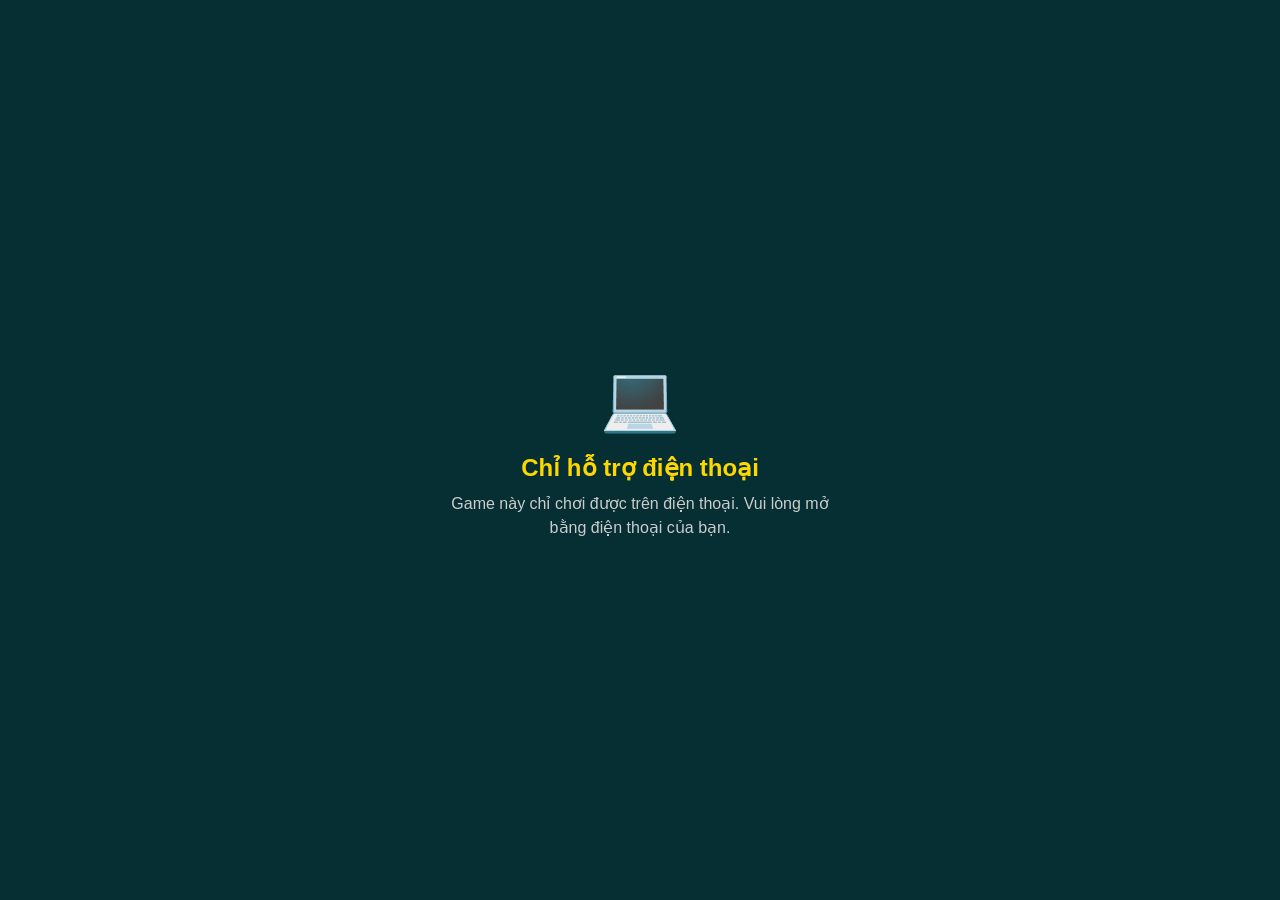
<file: index.html>
<!DOCTYPE html>
<html lang="vi">
<head>
    <meta charset="UTF-8">
    <meta name="viewport" content="width=device-width, initial-scale=1.0, maximum-scale=1.0, user-scalable=no, viewport-fit=cover">
    <link rel="manifest" href="manifest.json">
    <link rel="apple-touch-icon" href="icon-180.png">
    <link rel="icon" href="data:image/svg+xml,%3Csvg xmlns='http://www.w3.org/2000/svg' viewBox='0 0 100 100'%3E%3Crect width='100' height='100' rx='20' fill='%23ffffff'/%3E%3Ctext x='50' y='72' font-size='64' text-anchor='middle' fill='%23222'%3E%E2%99%A0%3C/text%3E%3C/svg%3E">
    <meta name="apple-mobile-web-app-capable" content="yes">
    <meta name="mobile-web-app-capable" content="yes">
    <meta name="theme-color" content="#075a5e">
    <meta name="color-scheme" content="light">
    <title>Tiến Lên Miền Nam</title>
    <link rel="stylesheet" href="style.css?v=r127">
<script>
window.__TLV = 'r127';
function tlvCheck() {
    try {
        fetch(location.pathname + '?tlvcheck=' + Date.now(), { cache: 'no-store' })
            .then(function (r) { return r.text(); })
            .then(function (t) {
                var m = t.match(/__TLV = '(r[0-9]+)'/);
                if (m && m[1] !== window.__TLV && sessionStorage.getItem('tlvTried') !== m[1]) {
                    sessionStorage.setItem('tlvTried', m[1]);
                    location.reload();
                }
            })
            .catch(function () {});
    } catch (e) {}
}
tlvCheck();
// Kiểm tra lại mỗi khi quay lại app (app mở treo qua đợt cập nhật vẫn tự bắt kịp)
document.addEventListener('visibilitychange', function () { if (!document.hidden) tlvCheck(); });
</script>
</head>
<body>

    <!-- Chặn thiết bị không phải điện thoại (máy dọc sẽ tự xoay game 90°) -->
    <div id="blocker">
        <div class="blocker-content">
            <div class="blocker-icon" id="blocker-icon">📱↻</div>
            <h2 id="blocker-title">Đang kiểm tra...</h2>
            <p id="blocker-text"></p>
        </div>
    </div>

    <!-- Game -->
    <div id="game-container" class="hidden">
        <button id="btn-sound" title="Bật/tắt âm thanh">🔊</button>
        <button id="btn-clear-save" title="Xóa ván đã lưu">🗑️</button>
        <button id="btn-settings" title="Cài đặt">⚙️</button>
        <button id="btn-new" class="btn-new-game" title="Ván mới">🃏 Ván mới</button>
        <button id="btn-hint" title="Gợi ý nước đi (3 lần/ván)">💡3</button>
        <button id="btn-sort" title="Đổi kiểu sắp xếp bài">⇅</button>
        <button id="btn-shop-ingame" title="Cửa hàng">🛒</button>

        <!-- Tuấn Cao Thủ (trên) -->
        <div class="bot-area bot-top">
            <div class="bot-info">
                <div class="avatar-wrap" id="awrap-top"><div class="avatar">🐻</div><span class="just-badge hidden" id="just-top">VỪA ĐÁNH</span></div>
                <span class="bot-name"><span class="bot-nick">Tuấn Cao Thủ</span><span class="bot-full">Trần Minh Tuấn</span></span>
                <span class="pass-label" id="pass-top">BỎ LƯỢT</span>
                <div class="bubble" id="bubble-top"></div>
                <span class="card-count" id="count-top">13</span>
                <span class="money" id="money-top">💰 1000</span>
            </div>
            <div class="bot-cards" id="cards-top"></div>
        </div>

        <!-- Hùng Sấm Sét (trái) -->
        <div class="bot-area bot-left">
            <div class="bot-info">
                <div class="avatar-wrap" id="awrap-left"><div class="avatar">🐯</div><span class="just-badge hidden" id="just-left">VỪA ĐÁNH</span></div>
                <span class="bot-name"><span class="bot-nick">Hùng Sấm Sét</span><span class="bot-full">Nguyễn Văn Hùng</span></span>
                <span class="pass-label" id="pass-left">BỎ LƯỢT</span>
                <div class="bubble" id="bubble-left"></div>
                <span class="card-count" id="count-left">13</span>
                <span class="money" id="money-left">💰 1000</span>
            </div>
            <div class="bot-cards" id="cards-left"></div>
        </div>

        <!-- Bàn chơi -->
        <div class="table-area">
            <div id="played-ghost"></div>
            <div id="played-cards"></div>
            <div id="last-play-info"></div>
            <div id="message"></div>
        </div>

        <!-- Nam Lì Đòn (phải) -->
        <div class="bot-area bot-right">
            <div class="bot-info">
                <div class="avatar-wrap" id="awrap-right"><div class="avatar">🦊</div><span class="just-badge hidden" id="just-right">VỪA ĐÁNH</span></div>
                <span class="bot-name"><span class="bot-nick">Nam Lì Đòn</span><span class="bot-full">Lê Hoàng Nam</span></span>
                <span class="pass-label" id="pass-right">BỎ LƯỢT</span>
                <div class="bubble" id="bubble-right"></div>
                <span class="card-count" id="count-right">13</span>
                <span class="money" id="money-right">💰 1000</span>
            </div>
            <div class="bot-cards" id="cards-right"></div>
        </div>

        <!-- Người chơi (dưới) -->
        <div class="player-area">
            <div class="player-cards" id="cards-player"></div>
            <div class="player-bar"><div class="timer-box">
                    ⌛ <span id="timer-text">15</span>
                </div>
                <div class="player-info">
                    <span class="bubble" id="bubble-player"></span>
                    <div class="avatar-wrap" id="awrap-player"><div class="avatar">🧑</div><span class="just-badge hidden" id="just-player">VỪA ĐÁNH</span></div>
                    <span class="bot-name">Bạn</span>
                    <span class="pass-label" id="pass-player">BỎ LƯỢT</span>
                    <span class="card-count" id="count-player">13</span>
                    <span class="money" id="money-player">💰 1000</span>
                </div>
                <div class="controls">
                    <button id="btn-chat" class="btn-chat" title="Chat với bot">💬</button>
                    <button id="btn-pass" class="btn-pass">Bỏ lượt</button>
                    <button id="btn-play" class="btn-play">Đánh</button>
                </div>
            </div>
        </div>
        <!-- Chat của người chơi -->
        <div id="chat-panel" class="hidden">
            <div class="chat-row">
                <input id="chat-input" type="text" maxlength="120" placeholder="Chat với tụi nó..." autocomplete="off">
                <button id="chat-send">Gửi</button>
                <button id="chat-close">✕</button>
            </div>
        </div>
        <div id="fly-layer"></div>
    </div>

    <!-- Overlay thắng/thua -->
    <div id="overlay" class="hidden">
        <div id="confetti"></div>
        <button id="btn-review-back" class="hidden">↩ Quay lại bảng</button>
        <div id="result-fx" class="hidden"><img id="result-plaque" alt="" aria-hidden="true"><button id="btn-result-continue">▶ Tiếp tục</button></div>
        <div id="overlay-content">
            <h2 id="overlay-title"></h2>
            <div id="overlay-money"></div>
            <div id="overlay-breakdown"></div>
            <div class="overlay-actions">
                <button id="btn-overlay-lobby">🏠 Sảnh chờ</button>
                <button id="btn-overlay-review">👀 Xem bài</button>
                <button id="btn-overlay-new">▶ Chơi tiếp</button>
            </div>
        </div>
    </div>


    <!-- Sảnh chờ -->
    <div id="lobby" class="hidden">
        <div class="lobby-fx" aria-hidden="true"><img class="fx-card fx-left" src="assets/cards/AS.svg" alt=""><img class="fx-card fx-right" src="assets/cards/AH.svg" alt=""><img class="fx-coin c1" src="assets/coin.svg" alt=""><img class="fx-coin c2" src="assets/coin.svg" alt=""><img class="fx-coin c3" src="assets/coin.svg" alt=""><img class="fx-coin c4" src="assets/coin.svg" alt=""><img class="fx-coin c5" src="assets/coin.svg" alt=""></div>
        <div id="lobby-content">
            <div id="lobby-logo"><img class="logo-back" src="assets/cards/AS.svg" alt=""><img class="logo-front" src="assets/cards/AH.svg" alt=""></div>
            <h1 id="lobby-title">TIẾN LÊN MIỀN NAM</h1>
            <div id="lobby-level">🪙 0 xu</div>
            <button id="btn-start">✦ ▶ Bắt đầu ✦</button>
            <button id="btn-continue" class="hidden">⏩ Chơi tiếp ván dở</button>
            <div class="lobby-row">
                <button id="btn-shop" class="lobby-sub-btn">🛒 Cửa hàng</button>
                <button id="btn-tasks" class="lobby-sub-btn">🎯 Nhiệm vụ</button>
            </div>
            <button id="btn-gift" class="hidden">🎁 Nhận thưởng đăng nhập</button>
        </div>
    </div>


    <!-- Modal Cửa hàng -->
    <div id="shop-modal" class="modal hidden">
        <div class="modal-box">
            <h3>🛒 Cửa hàng</h3>
            <div id="shop-money" class="shop-money">💰 0 xu</div>
            <div id="shop-body"></div>
            <div class="modal-actions">
                <button id="btn-close-shop" class="modal-btn">Đóng</button>
            </div>
        </div>
    </div>

    <!-- Modal Nhiệm vụ -->
    <div id="tasks-modal" class="modal hidden">
        <div class="modal-box">
            <h3>🎯 Nhiệm vụ</h3>
            <div id="tasks-body"></div>
            <div class="modal-actions">
                <button id="btn-close-tasks" class="modal-btn">Đóng</button>
            </div>
        </div>
    </div>

    <!-- Modal Cài đặt -->
    <div id="settings-modal" class="modal hidden">
        <div class="modal-box">
            <h3>⚙️ Cài đặt</h3>
                        <div class="set-group-title">🎮 Cách chơi</div>
            <label class="set-row"><span>Tự động đánh khi hết giờ</span><input type="checkbox" id="set-autoplay"></label>
            <label class="set-row"><span>Tốc độ bot</span><select id="set-speed"><option value="cham">Chậm</option><option value="vua">Vừa</option><option value="nhanh">Nhanh</option></select></label>
            <label class="set-row"><span>Độ khó bot</span><select id="set-difficulty"><option value="de">Dễ</option><option value="thuong">Thường</option><option value="kho">Khó</option><option value="sieukho">Siêu khó (mô phỏng)</option></select></label>
            <label class="set-row"><span>Mức cược (xu)</span><select id="set-bet"><option value="50">50</option><option value="100">100</option><option value="200">200</option><option value="500">500</option></select></label>
            <div class="set-group-title">🤖 Bot & trò chuyện AI</div>
            <label class="set-row"><span>Bot chat chữ (bong bóng)</span><input type="checkbox" id="set-voice"></label>
            <label class="set-row"><span>Mức độ chửi (AI)</span><select id="set-swear"><option value="off">Không chửi</option><option value="vua">Chửi vừa</option><option value="tuc">Tục tĩu — câu nào cũng chửi 🤬</option></select></label>
            <label class="set-row"><span>Tính cách Hùng (AI)</span><select id="set-persona-left"><option value="goc">Gốc (mặc định của bot)</option><option value="hien">Hiền lành thân thiện</option><option value="vangtuc">Văng tục chợ búa 🤬</option><option value="genz">Cà khịa Gen Z 🔥</option><option value="rapper">Rapper gieo vần</option><option value="thayboi">Thầy bói phán quẻ</option></select></label>
            <label class="set-row"><span>Tính cách Tuấn (AI)</span><select id="set-persona-top"><option value="goc">Gốc (mặc định của bot)</option><option value="hien">Hiền lành thân thiện</option><option value="vangtuc">Văng tục chợ búa 🤬</option><option value="genz">Cà khịa Gen Z 🔥</option><option value="rapper">Rapper gieo vần</option><option value="thayboi">Thầy bói phán quẻ</option></select></label>
            <label class="set-row"><span>Tính cách Nam (AI)</span><select id="set-persona-right"><option value="goc">Gốc (mặc định của bot)</option><option value="hien">Hiền lành thân thiện</option><option value="vangtuc">Văng tục chợ búa 🤬</option><option value="genz">Cà khịa Gen Z 🔥</option><option value="rapper">Rapper gieo vần</option><option value="thayboi">Thầy bói phán quẻ</option></select></label>
            <div class="set-group-title">🔊 Âm thanh & nhạc</div>
            <label class="set-row"><span>Âm thanh</span><input type="checkbox" id="set-sound"></label>
            <label class="set-row"><span>Nhạc nền</span><input type="checkbox" id="set-music"></label>
            <div class="set-group-title">🎨 Giao diện</div>
            <label class="set-row"><span>Màu bàn</span><select id="set-table"><option value="xanh">Xanh teal</option><option value="do">Đỏ rượu</option><option value="duong">Xanh dương</option><option value="tim" data-shop="table-tim" data-name="Tím">Tím</option><option value="den" data-shop="table-den" data-name="Đen">Đen</option><option value="huyet" data-shop="table-huyet" data-name="Huyết">Huyết</option><option value="hoangkim" data-shop="table-hoangkim" data-name="Hoàng kim">Hoàng kim</option></select></label>
            <label class="set-row"><span>Kiểu lưng bài</span><select id="set-back"><option value="kimcuong">Kim cương</option><option value="soc">Sọc</option><option value="cham">Chấm bi</option><option value="vangkim" data-shop="back-vangkim" data-name="Vàng kim">Vàng kim</option><option value="timmong" data-shop="back-timmong" data-name="Tím mộng">Tím mộng</option><option value="denhuyen" data-shop="back-denhuyen" data-name="Đen huyền">Đen huyền</option><option value="xanhngoc" data-shop="back-xanhngoc" data-name="Xanh ngọc">Xanh ngọc</option><option value="hoanggia" data-shop="back-hoanggia" data-name="Hoàng gia">Hoàng gia</option><option value="rongvang" data-shop="back-rongvang" data-name="Rồng vàng">Rồng vàng</option></select></label>
            <button id="btn-refill" class="modal-btn">💰 Nạp 500 xu (chỉ khi xu dưới 100)</button>
            <div class="modal-actions">
                <button id="btn-to-lobby" class="modal-btn">🏠 Về sảnh chờ</button>
                <button id="btn-open-stats" class="modal-btn">📊 Thống kê</button>
                <button id="btn-open-rules" class="modal-btn">📖 Luật chơi</button>
            </div>
            <button id="btn-close-settings" class="modal-btn primary">Đóng</button>
        </div>
    </div>

    <!-- Modal Thống kê -->
    <div id="stats-modal" class="modal hidden">
        <div class="modal-box">
            <h3>📊 Thống kê</h3>
            <div id="stats-body"></div>
            <button id="btn-close-stats" class="modal-btn primary">Đóng</button>
        </div>
    </div>

    <!-- Modal Luật chơi -->
    <div id="rules-modal" class="modal hidden">
        <div class="modal-box">
            <h3>📖 Luật chơi tóm tắt</h3>
            <div class="rules-text">
                <p><b>Mục tiêu:</b> Ai hết bài trước là người thắng — <b>ván kết thúc NGAY lập tức</b>, không chơi tiếp để xếp hạng 2-3-4.</p>
                <p><b>Ba đối thủ:</b> Hùng Sấm Sét 🐯 tính <b>Hung hăng</b> (dám đè mạnh, dùng heo sớm), Tuấn Cao Thủ 🐻 tính <b>Giữ bài</b> (tiết kiệm hàng đặc biệt, thà bỏ lượt), Nam Lì Đòn 🦊 tính <b>Chuyên chặn</b> (ai sắp hết bài là chặn quyết liệt). Độ khó <b>Siêu khó</b>: đối thủ máy tự chơi thử nhiều ván trong đầu trước khi đánh.</p>
                <p><b>Đi trước:</b> ván đầu của phiên, người giữ 3♠ đi trước và nước đầu bắt buộc phải có 3♠. Các ván sau, người thắng ván trước đi trước và nước đầu tự do.</p>
                <p><b>So bài:</b> chỉ đè được bộ cùng loại, cùng số lá. Cùng số thì so chất của lá chốt (♠ &lt; ♣ &lt; ♦ &lt; ♥). Tứ quý và đôi thông chặt được heo; 4 đôi thông chặt được đôi heo.</p>
                <p><b>Tiền cơ bản</b> (× mức cược/100): thắng +300, mỗi người thua −100.</p>
                <p><b>Cóng:</b> cả ván không đánh được lá nào → thua gấp đôi (−200).</p>
                <p><b>Thối heo:</b> ván kết thúc mà còn heo trên tay → đền cho người thắng: heo đen 50, heo đỏ 100.</p>
                <p><b>Chặt heo:</b> dùng tứ quý/đôi thông đè heo → người bị chặt đền ngay theo giá heo. <b>Chặt chồng:</b> đè lại bộ vừa chặt heo → người chặt trước trả lại gấp đôi khoản vừa thu: người chặt sau nhận lại đúng khoản đó, người bị chặt đầu tiên được hoàn tiền heo.</p>
                <p><b>Tới trắng</b> (thắng ngay khi chia bài): sảnh rồng 3→A, 6 đôi, 5 đôi thông, tứ quý heo. Người thua trả gấp đôi (−200).</p>
            </div>
            <button id="btn-close-rules" class="modal-btn primary">Đóng</button>
        </div>
    </div>

    <script src="rules.js?v=r127"></script>
    <script src="audio.js?v=r127"></script>
    <script src="cards-img.js?v=r127"></script>
    <script src="bot.js?v=r127"></script>
    <script src="ui.js?v=r127"></script>
    <script src="game.js?v=r127"></script>
    <script>
    if ('serviceWorker' in navigator && /^https?:$/.test(location.protocol)) {
        window.addEventListener('load', () => { navigator.serviceWorker.register('sw.js').catch(() => {}); });
    }
    </script>
</body>
</html>
</file>
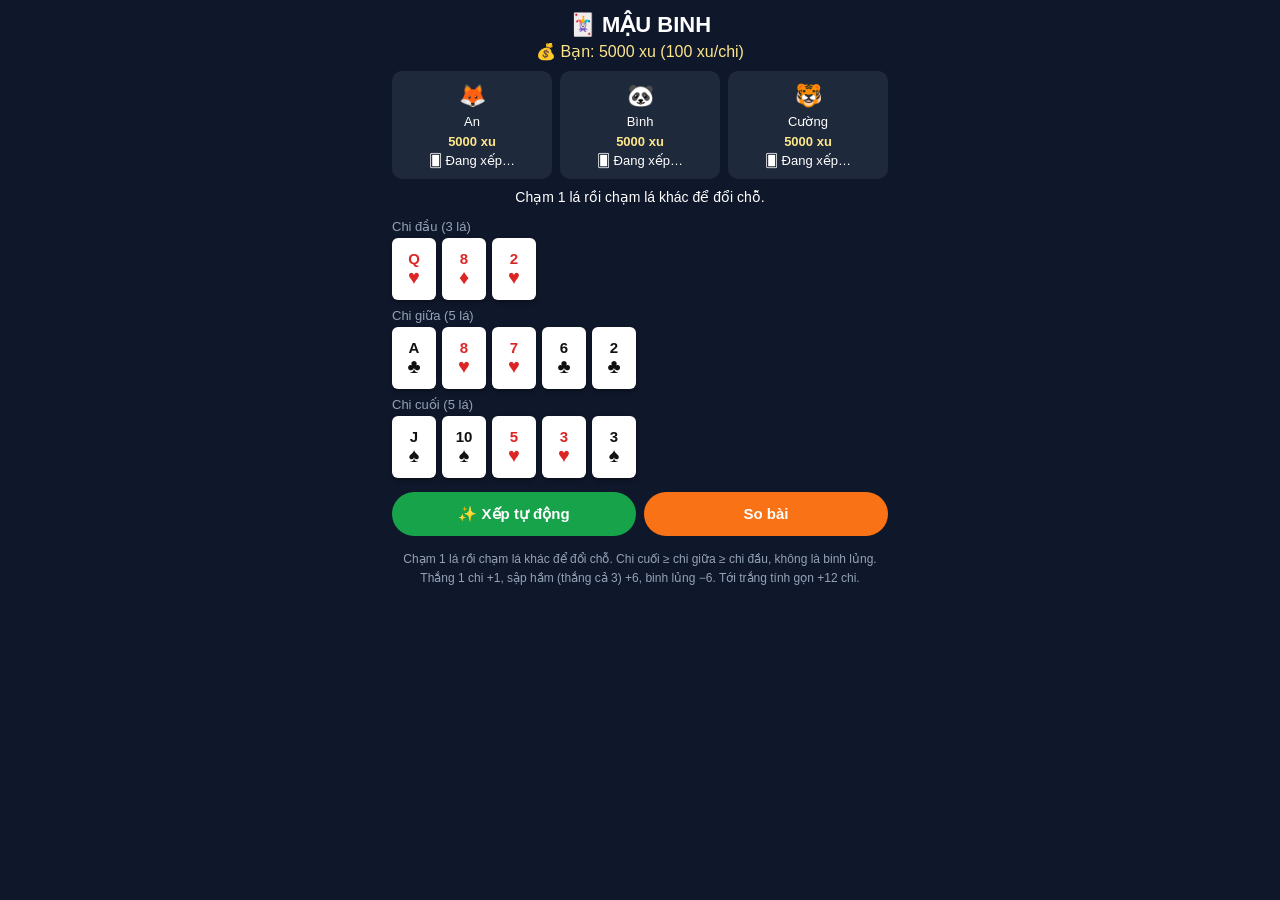
<file: mau-binh-thu/index.html>
<!DOCTYPE html>
<html lang="vi">
<head>
<meta charset="UTF-8">
<meta name="viewport" content="width=device-width, initial-scale=1.0, maximum-scale=1.0, user-scalable=no">
<title>Mậu Binh</title>
<style>
  * { margin: 0; padding: 0; box-sizing: border-box; -webkit-tap-highlight-color: transparent; }
  body {
    background: #0f172a; color: #fff;
    font-family: -apple-system, sans-serif;
    max-width: 520px; margin: 0 auto; padding: 12px;
    user-select: none; -webkit-user-select: none;
  }
  h1 { text-align: center; font-size: 22px; margin-bottom: 4px; }
  .coins { text-align: center; color: #fde68a; font-size: 16px; margin-bottom: 10px; }
  .bots { display: flex; gap: 8px; margin-bottom: 10px; }
  .bot {
    flex: 1; background: #1e293b; border-radius: 10px; padding: 8px 6px;
    text-align: center; font-size: 13px; line-height: 1.5;
  }
  .bot .av { font-size: 22px; }
  .bot .dc { color: #fde68a; font-weight: bold; }
  #msg {
    text-align: center; min-height: 22px; font-size: 14px; margin-bottom: 8px;
  }
  #msg.warn { color: #f87171; font-weight: bold; }
  #msg.win { color: #4ade80; font-weight: bold; }
  .chi-label { font-size: 13px; color: #94a3b8; margin: 8px 0 4px; }
  .row { display: flex; gap: 6px; min-height: 62px; }
  .row.lost { opacity: 0.55; }
  .card {
    width: 44px; height: 62px; background: #fff; border-radius: 6px;
    color: #111; display: flex; flex-direction: column; align-items: center; justify-content: center;
    font-weight: bold; box-shadow: 0 2px 4px rgba(0,0,0,0.4);
  }
  .card.red { color: #dc2626; }
  .card .r { font-size: 15px; }
  .card .s { font-size: 20px; line-height: 1; }
  .card.sel { outline: 3px solid #facc15; transform: translateY(-6px); }
  .card.mini { width: 32px; height: 46px; }
  .card.mini .r { font-size: 11px; }
  .card.mini .s { font-size: 15px; }
  .back {
    width: 44px; height: 62px; border-radius: 6px;
    background: repeating-linear-gradient(45deg, #065f46 0 6px, #047857 6px 12px);
    border: 2px solid #f59e0b;
  }
  .back.mini { width: 32px; height: 46px; }
  .mark { font-size: 18px; margin-left: 2px; align-self: center; }
  .btns { display: flex; gap: 8px; margin-top: 14px; }
  button {
    flex: 1; border: none; border-radius: 999px; padding: 13px 6px;
    font-size: 15px; font-weight: bold; color: #fff;
  }
  .b-auto { background: #16a34a; }
  .b-go { background: #f97316; }
  .b-new { background: #2563eb; }
  .rules { font-size: 12px; color: #94a3b8; text-align: center; margin-top: 14px; line-height: 1.6; }
  .bot-chis { background: #1e293b; border-radius: 10px; padding: 8px; margin-bottom: 10px; }
  .bot-chis .bname { font-size: 14px; margin-bottom: 4px; }
  .bot-chis .bname .tot { color: #fde68a; font-weight: bold; }
</style>
</head>
<body>
  <h1>🃏 MẬU BINH</h1>
  <div class="coins">💰 Bạn: <span id="myCoins">5000</span> xu (100 xu/chi)</div>

  <div class="bots" id="bots"></div>
  <div id="msg"></div>

  <div id="botChis"></div>

  <div id="playerArea">
    <div class="chi-label">Chi đầu (3 lá)</div>
    <div class="row" id="row0"></div>
    <div class="chi-label">Chi giữa (5 lá)</div>
    <div class="row" id="row1"></div>
    <div class="chi-label">Chi cuối (5 lá)</div>
    <div class="row" id="row2"></div>
  </div>

  <div class="btns" id="btns"></div>

  <div class="rules">
    Chạm 1 lá rồi chạm lá khác để đổi chỗ. Chi cuối ≥ chi giữa ≥ chi đầu, không là binh lủng.<br>
    Thắng 1 chi +1, sập hầm (thắng cả 3) +6, binh lủng −6. Tới trắng tính gọn +12 chi.
  </div>

<script>
  // ---------- Bài + chấm điểm (thang thống nhất cho cả 3 lá và 5 lá) ----------
  const SUITS = ['♠', '♥', '♦', '♣'];
  const RANKS = ['2', '3', '4', '5', '6', '7', '8', '9', '10', 'J', 'Q', 'K', 'A'];
  const RV = r => RANKS.indexOf(r) + 2;
  const RED = s => s === '♥' || s === '♦';
  const K = 759375;

  function ev(cards) {
    const rs = cards.map(c => RV(c.r)), n = rs.length, cnt = {};
    rs.forEach(v => cnt[v] = (cnt[v] || 0) + 1);
    const g = Object.entries(cnt).map(([v, k]) => [+v, k]).sort((a, b) => b[1] - a[1] || b[0] - a[0]);
    let tie = g.map(x => x[0]);
    const flush = n === 5 && cards.every(c => c.s === cards[0].s);
    let straight = false;
    if (n === 5 && g.length === 5) {
      const s = [...rs].sort((a, b) => b - a);
      if (s[0] - s[4] === 4) { straight = true; tie = [s[0]]; }
      else if (s.join(',') === '14,5,4,3,2') { straight = true; tie = [5]; }
    }
    const m = g[0][1];
    let ct;
    if (straight && flush) ct = 8;
    else if (m === 4) ct = 7;
    else if (m === 3 && g.length === 2) ct = 6;
    else if (flush) ct = 5;
    else if (straight) ct = 4;
    else if (m === 3) ct = 3;
    else if (m === 2) ct = g[1][1] === 2 ? 2 : 1;
    else ct = 0;
    return ct * K + tie.reduce((a, x, i) => a + x * 15 ** (4 - i), 0);
  }

  function combos(arr, k) {
    const out = [];
    (function rec(start, cur) {
      if (cur.length === k) { out.push(cur.slice()); return; }
      for (let i = start; i <= arr.length - (k - cur.length); i++) {
        cur.push(arr[i]); rec(i + 1, cur); cur.pop();
      }
    })(0, []);
    return out;
  }

  function autoArrange(hand) {
    const cache = new Map();
    const keyOf = cs => cs.map(c => c.id).sort((a, b) => a - b).join(',');
    const E = cs => {
      const k = keyOf(cs);
      let v = cache.get(k);
      if (v === undefined) { v = ev(cs); cache.set(k, v); }
      return v;
    };
    const idx = hand.map((_, i) => i);
    let best = null, bestScore = -Infinity;
    for (const h of combos(idx, 3)) {
      const hSet = new Set(h);
      const rest = idx.filter(i => !hSet.has(i));
      const head = h.map(i => hand[i]), hv = E(head);
      for (const m of combos(rest, 5)) {
        const mSet = new Set(m);
        const other = rest.filter(i => !mSet.has(i));
        const g1 = m.map(i => hand[i]), g2 = other.map(i => hand[i]);
        const v1 = E(g1), v2 = E(g2);
        let cuoi, giua, vC, vG;
        if (v1 >= v2) { cuoi = g1; giua = g2; vC = v1; vG = v2; }
        else { cuoi = g2; giua = g1; vC = v2; vG = v1; }
        if (vC < vG || vG < hv) continue;
        const s = 1.3 * vC + 1.1 * vG + hv;
        if (s > bestScore) { bestScore = s; best = [head, giua, cuoi]; }
      }
    }
    return best;
  }

  function detectSpecial(hand) {
    const vals = hand.map(c => RV(c.r));
    const cnt = {};
    vals.forEach(v => cnt[v] = (cnt[v] || 0) + 1);
    const counts = Object.values(cnt);
    const red = hand.filter(c => RED(c.s)).length;
    if (new Set(vals).size === 13) return { name: 'Sảnh rồng', rank: 5 };
    if (red === 13 || red === 0) return { name: 'Đồng màu 13 lá', rank: 4 };
    if (red >= 12 || red <= 1) return { name: 'Đồng màu 12 lá', rank: 3 };
    if (counts.filter(x => x === 3).length === 1 && counts.filter(x => x === 2).length === 5)
      return { name: '5 đôi 1 sám', rank: 2 };
    if (counts.reduce((s, x) => s + (x >> 1), 0) >= 6) return { name: '6 đôi', rank: 1 };
    return null;
  }

  function buildPlayer(arr) {
    const v = arr.map(ev);
    return { arr, v, lung: v[2] < v[1] || v[1] < v[0] };
  }

  function scorePair(P, B) {
    if (P.sp && B.sp) {
      if (P.sp.rank === B.sp.rank) return 0;
      return P.sp.rank > B.sp.rank ? 12 : -12;
    }
    if (P.sp) return 12;
    if (B.sp) return -12;
    if (P.lung && B.lung) return 0;
    if (P.lung) return -6;
    if (B.lung) return 6;
    let s = 0, w = 0, l = 0;
    for (let k = 0; k < 3; k++) {
      if (P.v[k] > B.v[k]) { s++; w++; }
      else if (P.v[k] < B.v[k]) { s--; l++; }
    }
    if (w === 3) s += 3;
    else if (l === 3) s -= 3;
    return s;
  }

  // ---------- Trạng thái game ----------
  const BOT_DEFS = [
    { name: 'An', av: '🦊' },
    { name: 'Bình', av: '🐼' },
    { name: 'Cường', av: '🐯' },
  ];
  let myCoins = 5000, botCoins = [5000, 5000, 5000];
  let phase = 'arrange'; // 'arrange' | 'showdown'
  let myHand = [], myFlat = [], bots = [];
  let selected = null, mySp = null, results = null;

  try {
    const saved = parseInt(localStorage.getItem('maubinh_coins') || '0', 10);
    if (saved > 0) myCoins = saved;
  } catch (e) {}
  function saveCoins() { try { localStorage.setItem('maubinh_coins', String(myCoins)); } catch (e) {} }

  function newDeck() {
    const d = [];
    for (let s = 0; s < 4; s++)
      for (let r = 0; r < 13; r++)
        d.push({ id: s * 13 + r, r: RANKS[r], s: SUITS[s] });
    for (let i = d.length - 1; i > 0; i--) {
      const j = Math.floor(Math.random() * (i + 1));
      [d[i], d[j]] = [d[j], d[i]];
    }
    return d;
  }

  const sortCards = cs => [...cs].sort((a, b) => RV(b.r) - RV(a.r));

  function deal() {
    const d = newDeck();
    myHand = d.slice(0, 13);
    bots = BOT_DEFS.map((b, i) => ({ ...b, hand: d.slice(13 + i * 13, 26 + i * 13) }));
    myFlat = [...myHand];
    mySp = detectSpecial(myHand);
    phase = 'arrange';
    selected = null;
    results = null;
    if (myCoins <= 0) { myCoins = 5000; setMsg('Đã nạp lại 5000 xu!', 'win'); }
    render();
  }

  function currentArr() {
    return [myFlat.slice(0, 3), myFlat.slice(3, 8), myFlat.slice(8, 13)];
  }

  function setMsg(t, cls) {
    const el = document.getElementById('msg');
    el.textContent = t;
    el.className = cls || '';
  }

  function cardEl(c, mini, onClick, sel) {
    const d = document.createElement('div');
    d.className = 'card' + (RED(c.s) ? ' red' : '') + (mini ? ' mini' : '') + (sel ? ' sel' : '');
    d.innerHTML = `<div class="r">${c.r}</div><div class="s">${c.s}</div>`;
    if (onClick) d.onclick = onClick;
    return d;
  }

  function backEl(mini) {
    const d = document.createElement('div');
    d.className = 'back' + (mini ? ' mini' : '');
    return d;
  }

  function renderBots() {
    const el = document.getElementById('bots');
    el.innerHTML = '';
    bots.forEach((b, i) => {
      const d = document.createElement('div');
      d.className = 'bot';
      d.innerHTML = `<div class="av">${b.av}</div><div>${b.name}</div><div class="dc">${botCoins[i]} xu</div>` +
        (phase === 'arrange' ? '<div>🂠 Đang xếp…</div>' : '');
      el.appendChild(d);
    });
  }

  function renderPlayer() {
    const arr = currentArr();
    const rows = [document.getElementById('row0'), document.getElementById('row1'), document.getElementById('row2')];
    arr.forEach((chi, ri) => {
      rows[ri].innerHTML = '';
      sortCards(chi).forEach(c => {
        const gi = myFlat.indexOf(c);
        rows[ri].appendChild(cardEl(c, false, phase === 'arrange' ? () => tapCard(gi) : null, selected === gi));
      });
    });
    if (phase === 'arrange') {
      const P = buildPlayer(arr);
      if (mySp) setMsg('🎉 Tới trắng: ' + mySp.name + ' — bấm So bài để lụm!', 'win');
      else if (P.lung) setMsg('⚠ Binh lủng — sẽ thua 6 chi mỗi nhà!', 'warn');
      else setMsg('Chạm 1 lá rồi chạm lá khác để đổi chỗ.');
    }
  }

  function tapCard(gi) {
    if (selected === null) { selected = gi; }
    else if (selected === gi) { selected = null; }
    else {
      [myFlat[selected], myFlat[gi]] = [myFlat[gi], myFlat[selected]];
      selected = null;
    }
    renderPlayer();
  }

  function renderBtns() {
    const el = document.getElementById('btns');
    el.innerHTML = '';
    if (phase === 'arrange') {
      const b1 = document.createElement('button');
      b1.className = 'b-auto'; b1.textContent = '✨ Xếp tự động';
      b1.onclick = () => {
        const best = autoArrange(myHand);
        if (best) { myFlat = [...best[0], ...best[1], ...best[2]]; selected = null; }
        renderPlayer();
      };
      const b2 = document.createElement('button');
      b2.className = 'b-go'; b2.textContent = 'So bài';
      b2.onclick = showdown;
      el.append(b1, b2);
    } else {
      const b = document.createElement('button');
      b.className = 'b-new'; b.textContent = 'Ván mới';
      b.onclick = deal;
      el.appendChild(b);
    }
  }

  function renderBotChis() {
    const el = document.getElementById('botChis');
    el.innerHTML = '';
    if (phase !== 'showdown' || !results) return;
    const P = results.player;
    results.bots.forEach((rb, i) => {
      const box = document.createElement('div');
      box.className = 'bot-chis';
      let html = `<div class="bname">${bots[i].av} ${bots[i].name} ` +
        (rb.sp ? `🎉 ${rb.sp.name}` : '') +
        ` — <span class="tot">${rb.pts > 0 ? '+' : ''}${rb.pts} chi (${rb.pts > 0 ? '+' : ''}${rb.pts * 100} xu)</span></div>`;
      box.innerHTML = html;
      rb.arr.forEach((chi, k) => {
        const row = document.createElement('div');
        row.className = 'row';
        sortCards(chi).forEach(c => row.appendChild(cardEl(c, true)));
        const mk = document.createElement('span');
        mk.className = 'mark';
        if (P.sp || rb.sp) mk.textContent = '';
        else if (P.lung || rb.lung) mk.textContent = (P.lung && rb.lung) ? '=' : (P.lung ? '✗' : '✓');
        else mk.textContent = P.v[k] > rb.v[k] ? '✓' : (P.v[k] < rb.v[k] ? '✗' : '=');
        row.appendChild(mk);
        box.appendChild(row);
      });
      el.appendChild(box);
    });
  }

  function showdown() {
    const P = buildPlayer(currentArr());
    P.sp = mySp;
    const rb = bots.map(b => {
      const arr = autoArrange(b.hand);
      const o = buildPlayer(arr);
      o.sp = detectSpecial(b.hand);
      return { ...o, pts: scorePair(P, o) };
    });
    let total = 0;
    rb.forEach((r, i) => { total += r.pts; botCoins[i] -= r.pts * 100; });
    myCoins += total * 100;
    saveCoins();
    phase = 'showdown';
    results = { player: P, bots: rb };
    document.getElementById('myCoins').textContent = myCoins;
    setMsg(total > 0 ? `🎉 Thắng ${total} chi (+${total * 100} xu)!` :
      total < 0 ? `Thua ${-total} chi (${total * 100} xu).` : 'Hòa!', total > 0 ? 'win' : '');
    render();
  }

  function render() {
    document.getElementById('myCoins').textContent = myCoins;
    renderBots();
    renderPlayer();
    renderBotChis();
    renderBtns();
    if (phase === 'showdown') {
      document.querySelectorAll('#playerArea .row').forEach(r => r.style.pointerEvents = 'none');
    } else {
      document.querySelectorAll('#playerArea .row').forEach(r => r.style.pointerEvents = 'auto');
    }
  }

  deal();
</script>
</body>
</html>
</file>
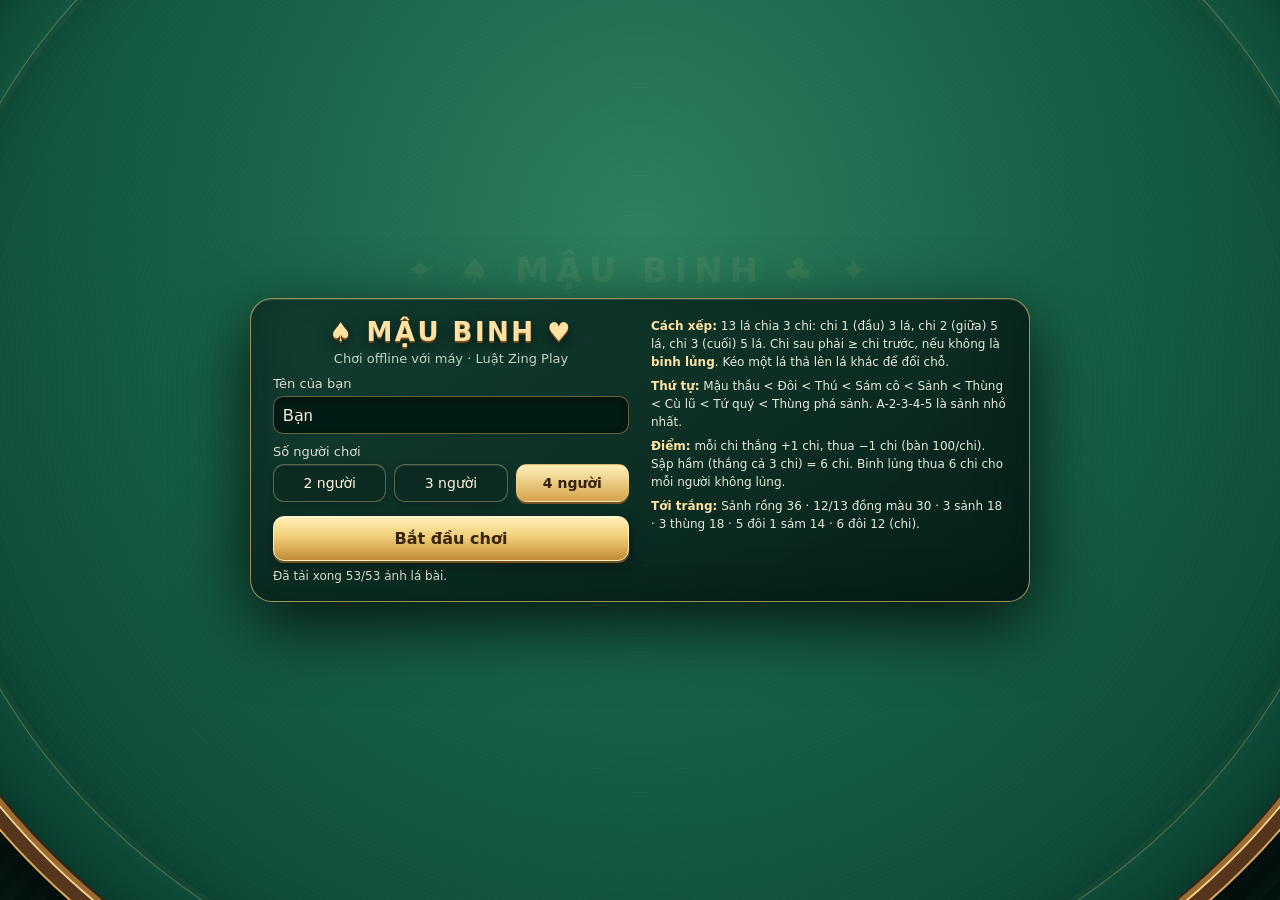
<file: mau-binh/index.html>
<!DOCTYPE html>
<html lang="vi"><head><meta charset="utf-8">
<meta name="viewport" content="width=device-width, initial-scale=1, maximum-scale=1, user-scalable=no, viewport-fit=cover"><meta name="apple-mobile-web-app-capable" content="yes"><meta name="mobile-web-app-capable" content="yes"><meta name="apple-mobile-web-app-status-bar-style" content="black-translucent">
<title>Mậu Binh Premium V4 — bộ bài asset thật</title>
<style>
:root{--bg:#0b2a30;--gold:#ffd54a;--ink:#f4f1e8;--red:#d62839;--blk:#1b1b1f;--cw:min(12vh,6.6vw,62px);--ocw:min(8.2vh,5vw,42px);color-scheme:dark;box-sizing:border-box;padding-top:env(safe-area-inset-top,0px);padding-bottom:env(safe-area-inset-bottom,0px)}
:root:not([data-theme=light]){--bg:#0b2a30}
:root[data-theme=dark]{--bg:#0b2a30}
*{box-sizing:border-box}
html,body{margin:0;height:100%;overflow:hidden}
body{background:var(--bg);color:var(--ink);font-family:system-ui,-apple-system,"Segoe UI",Roboto,sans-serif;overscroll-behavior:none;touch-action:manipulation;-webkit-tap-highlight-color:transparent;-webkit-touch-callout:none;-webkit-user-select:none;user-select:none;-webkit-text-size-adjust:100%}input[type=text]{-webkit-user-select:text;user-select:text}
#app{position:relative;height:100%;height:100dvh;overflow:hidden}
.table{position:absolute;left:-14%;right:-14%;top:-36%;bottom:-22%;border-radius:50%;background:radial-gradient(ellipse at 50% 45%,#34a3a8,#1b6d77 55%,#0f444d);border:12px solid #7a4a22;box-shadow:inset 0 0 0 3px #b07a42,inset 0 0 70px #0009,0 0 0 4px #3d2210,0 20px 60px #000}
h1{color:var(--gold);letter-spacing:3px;margin:0;text-shadow:0 2px 0 #7a5200,0 4px 14px #000a}
button{font:inherit;cursor:pointer;border:0;border-radius:12px;padding:8px 14px;min-height:38px;background:#0008;color:var(--ink);border:1px solid #fff3;transition:.15s;white-space:nowrap;font-size:14px}
button:hover{background:#000b;transform:translateY(-1px)}
.pri{background:linear-gradient(#ffe27a,#e5a919);color:#2a1d00;font-weight:800;border:0;box-shadow:0 3px 0 #8a6200,0 6px 14px #0006}
.pri:hover{background:linear-gradient(#fff0a0,#f0b52a)}
.big{background:linear-gradient(#ff7a6c,#d9342b);color:#fff;box-shadow:0 4px 0 #8e1d17,0 8px 16px #0007;padding:11px 22px;font-size:16px;font-weight:800}
.big:hover{background:linear-gradient(#ff8c7f,#e2463d)}
.ib{padding:0 12px;min-width:38px;height:38px;border-radius:99px;font-size:15px}
.info{position:absolute;left:calc(8px + env(safe-area-inset-left,0px));top:6px;background:#0007;border:1px solid #fff2;border-radius:10px;padding:4px 10px;font-size:11px;line-height:1.4;z-index:5}
.info b{color:var(--gold);font-size:13px}
.tr{position:absolute;right:calc(8px + env(safe-area-inset-right,0px));top:6px;display:flex;gap:6px;z-index:5}
.bl{position:absolute;left:calc(8px + env(safe-area-inset-left,0px));bottom:8px;display:flex;flex-direction:column;gap:6px;align-items:flex-start;z-index:5}
.br{position:absolute;right:calc(10px + env(safe-area-inset-right,0px));bottom:10px;z-index:5;display:flex;gap:8px;align-items:center}
.ck{display:flex;align-items:center;gap:6px;font-size:12px;font-weight:600;text-shadow:0 1px 3px #000;cursor:pointer}
.ck input{width:18px;height:18px;accent-color:#2fbf71}
.ct{position:absolute;left:50%;top:44%;transform:translate(-50%,-50%);font-size:min(9.5vh,42px);font-weight:900;color:var(--gold);-webkit-text-stroke:2px #8a4b00;text-shadow:0 3px 0 #8a4b00,0 7px 14px #000a;letter-spacing:1px;white-space:nowrap;pointer-events:none;z-index:4}
.ct.warn{color:#ff8f8f;-webkit-text-stroke:2px #7a1010;font-size:min(7vh,30px)}.ct.sm{font-size:min(6.5vh,28px)}
.seat{position:absolute;display:flex;gap:8px;z-index:3}
.s-b{left:50%;bottom:4px;transform:translateX(-50%);align-items:flex-end}
.s-t{left:50%;top:4px;transform:translateX(-50%);align-items:flex-start}
.s-l{left:calc(8px + env(safe-area-inset-left,0px));top:46px;flex-direction:column;gap:4px}
.s-r{right:calc(8px + env(safe-area-inset-right,0px));top:44px;flex-direction:column;align-items:flex-end;gap:4px}
.op{--cw:var(--ocw)}
.pfp{position:relative;display:flex;flex-direction:column;align-items:center;gap:1px;font-size:clamp(10px,2.7vh,12px);font-weight:700;text-shadow:0 1px 3px #000}
.avs{width:46px;height:46px;border-radius:10px;display:grid;place-items:center;font-size:27px;background:linear-gradient(145deg,#ffe9a6,#c8900a);border:2px solid #fff;box-shadow:0 3px 8px #000a}
.op .avs{width:42px;height:42px;font-size:24px}
.coin{display:flex;align-items:center;gap:3px;background:#0008;border-radius:99px;padding:0 8px;font-size:clamp(10px,2.7vh,12px)}
.coin::before{content:"";width:9px;height:9px;border-radius:50%;background:radial-gradient(circle at 35% 35%,#fff3a0,#e0a000);box-shadow:0 0 0 1px #7a5200}
.bd{font-size:9px;border-radius:6px;padding:0 5px;background:#c8900a;margin-top:1px}.bd:empty{display:none}.bd.bad{background:#b3261e}
.dt{position:absolute;top:8px;white-space:nowrap;text-align:center;font-size:clamp(16px,4.6vh,22px);font-weight:900;opacity:0;pointer-events:none;text-shadow:0 2px 4px #000;z-index:6}
.dt small{display:block;font-size:10px;font-weight:600}
.dt.pos{color:var(--gold)}.dt.neg{color:#ffb3b3}
.s-l .dt{left:100%;margin-left:8px}.seat:not(.s-l) .dt{right:100%;margin-right:8px}
.hand{display:flex;flex-direction:column;align-items:center;--ov:.42}
.s-b .hand{--ov:.3}
.row{position:relative;display:flex;justify-content:center}
.row+.row{margin-top:calc(var(--cw)*-.5)}
.cards{display:flex}.cards>*+*{margin-left:calc(var(--cw)*var(--ov)*-1)}
.nm{position:absolute;left:100%;top:2px;margin-left:4px;background:linear-gradient(#ffe27a,#e5a919);color:#2a1d00;font-weight:800;font-size:11px;padding:1px 7px;border-radius:99px;white-space:nowrap;z-index:9;animation:pop .3s both}
.s-r .nm{left:auto;right:100%;margin:0 4px 0 0}.nm:empty{display:none}
.row.hl .c{box-shadow:0 0 0 2px var(--gold),0 0 14px var(--gold)}
.slot{width:var(--cw);height:calc(var(--cw)*1.4);border-radius:calc(var(--cw)*.12);transition:.15s}
.slot.tgt{background:#ffd54a55;box-shadow:0 0 0 2px var(--gold),0 0 18px var(--gold)}
.c{width:var(--cw);height:calc(var(--cw)*1.4);border-radius:calc(var(--cw)*.12);background:linear-gradient(155deg,#fff,#eee7d6);border:1px solid #cfc7b2;box-shadow:0 2px 6px #0008,inset 0 0 0 2px #fff;position:relative;font-weight:800;user-select:none;touch-action:none;transition:transform .18s,box-shadow .18s}
.c b{position:absolute;top:4%;left:9%;font-size:calc(var(--cw)*.34);line-height:1}
.c i{position:absolute;top:calc(var(--cw)*.4);left:9%;font-style:normal;font-size:calc(var(--cw)*.25);line-height:1}
.c u{position:absolute;inset:0;display:flex;align-items:center;justify-content:center;text-decoration:none;font-size:calc(var(--cw)*.56);padding:calc(var(--cw)*.28) 0 0 calc(var(--cw)*.14)}
.c.r{color:var(--red)}.c.k{color:var(--blk)}
.c.back{background:repeating-linear-gradient(45deg,#1e3a8a 0 3px,#2f55c8 3px 6px);border:calc(var(--cw)*.07) solid #fff}
.c.back b,.c.back i,.c.back u{visibility:hidden}
.c.dr{cursor:grab}@media (hover:hover){.c.dr:hover{transform:translateY(-6px);box-shadow:0 10px 18px #000a}}.dragging .c.dr:hover{transform:none;box-shadow:0 2px 6px #0008,inset 0 0 0 2px #fff}
.c.drag{z-index:50;box-shadow:0 18px 30px #000b;transition:none!important;animation:none!important;cursor:grabbing;will-change:transform}
.c.deal{animation:deal .6s cubic-bezier(.2,.8,.3,1) both;animation-delay:calc(var(--d)*55ms)}
.c.land{animation:land .35s both}
.box{position:relative;margin:auto;max-width:780px;max-height:92%;overflow:auto;display:grid;grid-template-columns:1fr 1fr;gap:22px;background:linear-gradient(#000c,#0008);border:1px solid #f5c54266;border-radius:20px;padding:18px 22px;box-shadow:0 20px 60px #000a;animation:pop .5s both;z-index:8}
#app>.box{top:50%;transform:translateY(-50%);margin:0 auto;position:absolute;left:0;right:0}
.box h1{font-size:26px;text-align:center}.sub{text-align:center;opacity:.75;margin:4px 0 8px;font-size:13px}
label{display:block;margin:10px 0 5px;font-size:13px;opacity:.85}
input[type=text]{width:100%;padding:9px;border-radius:10px;border:1px solid #fff3;background:#0008;color:var(--ink);font-size:16px}
.seg{display:flex;gap:8px}.seg button{flex:1}.seg .on{background:var(--gold);color:#2a1d00;font-weight:700}
.go{width:100%;margin-top:14px;padding:12px;font-size:16px}
.rl{font-size:12px;line-height:1.5}.rl p{margin:0 0 6px}.rl b{color:var(--gold)}
.ov{position:fixed;inset:0;background:#000b;z-index:80;display:flex;padding:10px}
.bs{display:flex;align-items:center;font-size:10px;background:#0009;border-radius:99px;padding:1px 8px;margin-top:2px;white-space:nowrap}.bs.ok{background:#1f8a4c}
.bs s{display:inline-block;width:3px;height:3px;border-radius:50%;background:#fff;margin-left:2px;animation:dot 1s infinite}.bs s:nth-child(2){animation-delay:.2s}.bs s:nth-child(3){animation-delay:.4s}
.shuf .c:not(.deal){animation:shf .8s ease-in-out infinite;animation-delay:calc(var(--d)*70ms)}
@keyframes shf{0%,100%{transform:translateY(0) rotate(0)}30%{transform:translateY(-35%) rotate(-6deg)}60%{transform:translateY(8%) rotate(5deg)}}
@keyframes dot{0%,100%{opacity:.25}50%{opacity:1}}
.zm{position:fixed;inset:0;z-index:60;background:rgba(4,24,30,.96);display:flex;flex-direction:column;align-items:center;justify-content:center;gap:calc(var(--cw)*.12);--cw:min(15vh,9.5vw,90px);padding:0 calc(env(safe-area-inset-right,0px) + 12px) 0 calc(env(safe-area-inset-left,0px) + 12px)}
.zt{display:flex;align-items:center;justify-content:space-between;gap:12px;width:min(100%,780px);font-size:13px}.zt b{color:var(--gold);font-size:15px;margin-right:10px}.zt .zw{color:#ff9a9a;font-weight:700}.zt div{display:flex;gap:8px;align-items:center}
.zr{display:flex;align-items:center;gap:12px}.zl{width:74px;font-size:12px;text-align:right;line-height:1.35}.zl b{display:block;color:var(--gold);font-size:13px}
.zc{display:flex;gap:calc(var(--cw)*.12)}.zm .slot{background:#ffffff14;border:1px dashed #fff3}
.zm{background:none;gap:0;--cw:min(21vh,11vw,100px)}
.zbk{position:absolute;inset:0;background:rgba(6,30,36,.32);-webkit-backdrop-filter:blur(12px) saturate(1.3);backdrop-filter:blur(12px) saturate(1.3)}
.zp{position:relative;z-index:1;padding:10px 92px 16px 24px;border-radius:28px;background:linear-gradient(135deg,rgba(255,255,255,.26),rgba(255,255,255,.07) 55%,rgba(255,255,255,.14));-webkit-backdrop-filter:blur(22px) saturate(1.7);backdrop-filter:blur(22px) saturate(1.7);border:1px solid rgba(255,255,255,.42);box-shadow:inset 0 1.5px 0 rgba(255,255,255,.65),inset 0 -1px 0 rgba(255,255,255,.18),0 24px 60px rgba(0,0,0,.5)}
.zp .zt{width:100%;margin-bottom:8px}.zm .slot{background:none;border:0}.zh{--ov:.24}
.cf{position:fixed;top:-14px;width:8px;height:13px;z-index:90;animation:cfall 2.6s linear forwards;pointer-events:none}
@keyframes cfall{to{transform:translateY(110vh) rotate(720deg)}}
@keyframes deal{from{opacity:0;transform:translate(var(--fx),-260px) rotate(-30deg) scale(.4)}}
@keyframes land{50%{transform:scale(1.18)}}
@keyframes pop{from{opacity:0;transform:scale(.85)}}
@keyframes flp{50%{transform:scaleX(0)}}
@keyframes fl{0%{opacity:0;transform:translateY(8px) scale(.6)}15%{opacity:1;transform:scale(1.25)}75%{opacity:1}100%{opacity:0;transform:translateY(-16px)}}

/* === PREMIUM TABLE REMASTER === */
:root{--bg:#061d1b;--gold:#f4d18a;--ink:#fff8e9;--red:#c9263c;--blk:#18222b;--cw:min(12vh,6.6vw,62px);--ocw:min(8.2vh,5vw,42px)}
html,body{background:#061714}
body{background:radial-gradient(ellipse at 50% 48%,#164a3c 0%,#092c25 52%,#031511 100%);color:#fff8e9}
#app:before{content:"";position:absolute;inset:0;pointer-events:none;z-index:0;background:radial-gradient(ellipse at 50% 0%,#f3d58c0e,transparent 46%),linear-gradient(135deg,#ffffff04 25%,transparent 25%,transparent 50%,#ffffff03 50%,#ffffff03 75%,transparent 75%);background-size:auto,32px 32px}
.table{left:-13%;right:-13%;top:-35%;bottom:-23%;border-radius:50%;background:radial-gradient(ellipse at 50% 39%,#287d62 0%,#176047 38%,#0e4938 70%,#073327 100%);border:clamp(7px,1.2vw,13px) solid #56351d;box-shadow:inset 0 0 0 2px #f6d28a,inset 0 0 0 7px #9b6c32,inset 0 0 0 9px #352317,inset 0 0 55px #001d14b8,0 0 0 2px #d8aa5b,0 16px 55px #000b;overflow:hidden}
.table:before{content:"";position:absolute;inset:5%;border:1px solid #e8c77a45;border-radius:50%;box-shadow:inset 0 0 30px #001c1250}
.table:after{content:"♠  MẬU BINH  ♥";position:absolute;left:50%;top:40%;transform:translate(-50%,-50%);font-size:clamp(18px,3.1vw,34px);font-weight:900;letter-spacing:.28em;color:#f5d99a12;text-shadow:0 1px 0 #ffffff08;white-space:nowrap;pointer-events:none}
h1{color:#ffe2a1;letter-spacing:2.5px;text-shadow:0 1px 0 #7d4d17,0 2px 0 #6c451d,0 5px 15px #000b}
button{border-radius:11px;border:1px solid #e9d6a45c;background:linear-gradient(180deg,#25473d,#102e27);color:#fff5dc;box-shadow:inset 0 1px 0 #ffffff18,0 3px 8px #0004;transition:transform .16s,filter .16s,box-shadow .16s}
button:hover{background:linear-gradient(180deg,#31594b,#16382e);filter:brightness(1.1);box-shadow:inset 0 1px 0 #ffffff28,0 5px 14px #0006}
button:active{transform:translateY(1px) scale(.985)}
.pri{background:linear-gradient(180deg,#fff0b7 0%,#f2cf79 45%,#c18a36 100%);color:#38240a;border:1px solid #fff0bd;box-shadow:inset 0 1px 0 #fff9d9,0 2px 0 #76501d,0 6px 15px #0006;font-weight:900}
.pri:hover{background:linear-gradient(180deg,#fff6d2,#f5d990 45%,#d39b43);color:#2c1b07}
.big{background:linear-gradient(180deg,#ff8b73,#e3443b 48%,#a9222d);border:1px solid #ffc2a6;color:#fff9ed;box-shadow:inset 0 1px 0 #ffffff5c,0 3px 0 #771c23,0 8px 20px #0007}
.big:hover{background:linear-gradient(180deg,#ffa18b,#f05448 48%,#bb2b36)}
.info{background:linear-gradient(135deg,#092a22eF,#041812dd);border:1px solid #e9c77a7a;border-radius:12px;box-shadow:inset 0 1px 0 #ffffff20,0 4px 14px #0006;backdrop-filter:blur(8px);padding:6px 12px;color:#e7ead9}
.info b{color:#ffe2a1;text-shadow:0 1px 8px #f5c85a40}
.tr button,.ib{background:linear-gradient(180deg,#20483b,#0c2c23);border-color:#e8c57b70;color:#ffe8b0;box-shadow:inset 0 1px 0 #ffffff18,0 3px 9px #0006}
.seat{filter:drop-shadow(0 5px 8px #00140f70)}
.pfp{padding:6px 8px 5px;border:1px solid #e6c77a55;border-radius:15px;background:linear-gradient(145deg,#174a3bdb,#06281fdb);box-shadow:inset 0 1px 0 #ffffff1b,inset 0 -10px 22px #00180f55,0 5px 16px #0004;backdrop-filter:blur(5px)}
.avs{border-radius:50%;background:radial-gradient(circle at 32% 25%,#fff3c9,#e8bc63 48%,#936022 100%);border:2px solid #ffe8a6;box-shadow:0 0 0 2px #68451d,0 4px 10px #0008,inset 0 1px 2px #fff9}
.op .avs{border-color:#e8d29a}
.coin{background:linear-gradient(180deg,#071b16eF,#020f0b);border:1px solid #e4bd6a82;color:#ffe7a6;padding:2px 9px;box-shadow:inset 0 1px 0 #ffffff12,0 2px 5px #0005;font-variant-numeric:tabular-nums}
.coin::before{width:10px;height:10px;background:radial-gradient(circle at 30% 25%,#fff7c4,#f6c34c 48%,#a76610);box-shadow:0 0 0 1px #ffe49a,0 0 0 2px #78501d}
.bs{background:#102b22;border:1px solid #ffffff20;color:#e2e6d6;padding:2px 8px}.bs.ok{background:linear-gradient(180deg,#247c4e,#155b38);border-color:#70d89a;color:#eaffef}
.bd{background:linear-gradient(180deg,#ffe8a5,#d5a448);color:#39240a;border:1px solid #fff0b5;font-weight:800;box-shadow:0 2px 7px #0005}.bd.bad{background:linear-gradient(180deg,#ff9b91,#c72b35);color:white;border-color:#ffc2b5}
.c{background:linear-gradient(135deg,#fffefa 0%,#f7f2e8 48%,#e5dfd2 100%);border:1px solid #fffdf3;box-shadow:0 3px 7px #00130e88,inset 0 0 0 1px #d5cbb5,inset 0 0 0 3px #ffffffb8;color:#17222b;overflow:hidden}
.c:after{content:"";position:absolute;inset:4px;border:1px solid #b7a98b80;border-radius:calc(var(--cw)*.07);pointer-events:none}
.c b{top:5%;left:10%;font-family:Georgia,serif;text-shadow:0 1px 0 #fff}
.c i{top:calc(var(--cw)*.4);left:10%;text-shadow:0 1px 0 #fff}
.c u{font-family:Georgia,'Times New Roman',serif;text-shadow:0 1px 0 #ffffffb8}
.c.r{color:#c31f35}.c.k{color:#182c32}
.c.back{background:repeating-linear-gradient(45deg,#0c4939 0 3px,#14634b 3px 6px,#0b4033 6px 9px);border:calc(var(--cw)*.07) solid #f0d28a;box-shadow:0 3px 8px #00140e99,inset 0 0 0 2px #ffffff45,inset 0 0 0 5px #d3a74e}
.c.back:after{content:"✦";visibility:visible;color:#f4d58e;font-size:calc(var(--cw)*.58);inset:0;display:grid;place-items:center;border:1px solid #f4d58e66;border-radius:calc(var(--cw)*.06);text-shadow:0 0 10px #f3d08b66}
.row.hl .c{box-shadow:0 0 0 2px #ffe59a,0 0 16px #ffdb70b3,0 6px 12px #00140e99}
.slot.tgt{background:#f5d37a55;box-shadow:0 0 0 2px #ffe49a,0 0 20px #ffdc7d}
.nm{background:linear-gradient(180deg,#fff0b9,#e0b45b);color:#3b260b;border:1px solid #fff1bd;box-shadow:0 2px 6px #0006}
.ct{color:#ffe6a0;-webkit-text-stroke:1px #76501b;text-shadow:0 2px 0 #6d461c,0 5px 0 #392515,0 9px 22px #000b;filter:drop-shadow(0 0 12px #f5d27840)}
.ct.warn{color:#ff9c96;-webkit-text-stroke:1px #7a1717;text-shadow:0 2px 0 #701919,0 7px 18px #000b}
.box{background:linear-gradient(145deg,#123d30f5,#061d18f7);border:1px solid #e6c474a6;border-radius:22px;box-shadow:inset 0 1px 0 #ffffff24,inset 0 -18px 50px #00150f6b,0 22px 70px #000c;backdrop-filter:blur(16px)}
.box h1{color:#ffe2a1}.sub{color:#d7e3d5;opacity:.9}
input[type=text]{background:#031b15;border:1px solid #caa85f80;color:#fff5dd;box-shadow:inset 0 2px 7px #0005}
input[type=text]:focus{outline:2px solid #e8c879;outline-offset:1px}
.seg button{background:#0b2a21}.seg .on{background:linear-gradient(180deg,#fff0b7,#d5a34c);color:#352109;box-shadow:0 2px 0 #795321}
.rl{color:#e6eadb}.rl b{color:#ffe2a1}
.ov{background:#00120ed9;backdrop-filter:blur(12px)}
.zbk{background:rgba(2,22,17,.58)}
.zp{background:linear-gradient(145deg,#1b5945ed,#08271ff2);border:1px solid #e8cd8b99;box-shadow:inset 0 1px 0 #ffffff28,0 24px 70px #000b}
.zm .slot{border-radius:8px}
.dt.pos{color:#ffe69b;text-shadow:0 2px 5px #000,0 0 14px #f1c95c66}.dt.neg{color:#ffb1aa;text-shadow:0 2px 5px #000,0 0 12px #f54b4b55}
@keyframes deal{from{opacity:0;transform:translate(var(--fx),-260px) rotate(-30deg) scale(.4);filter:brightness(1.4)}}
@keyframes land{50%{transform:scale(1.12);filter:brightness(1.18)}}
@keyframes premiumGlow{0%,100%{box-shadow:0 0 0 2px #ffe59a,0 0 12px #ffdb7080}50%{box-shadow:0 0 0 2px #fff2c2,0 0 22px #ffdb70d9}}
.row.hl .c{animation:premiumGlow 1.2s ease-in-out infinite}
@media (max-width:900px){.pfp{padding:4px 5px;border-radius:12px}.avs{width:40px;height:40px}.op .avs{width:36px;height:36px}.info{font-size:10px}.table{border-width:8px}}
@media (max-height:520px){.pfp{padding:3px 5px}.avs{width:34px;height:34px;font-size:21px}.op .avs{width:30px;height:30px;font-size:19px}.coin{font-size:10px;padding:1px 6px}.info{top:3px;padding:3px 8px}.tr{top:3px}.bl{bottom:4px;gap:4px}.br{bottom:5px;gap:5px}.ct{top:45%}.box{max-height:94%;padding:12px 16px;gap:14px}}


/* === REAL PLAYING CARD ART ASSETS (OpenDecks CC0) === */
.c.asset-card{overflow:hidden;background:#fffdf7;padding:0}
/* V5: prevent the old CSS-drawn face flashing while remote art loads */
.c.asset-card:not(.asset-loaded):not(.asset-failed){background:linear-gradient(145deg,#fffdf7,#eee5d3);border:1px solid #cbbd9e;box-shadow:0 3px 8px #00130e55}
.c.asset-card:not(.asset-loaded):not(.asset-failed):after{display:none}
.c.asset-card:not(.asset-loaded):not(.asset-failed) b,.c.asset-card:not(.asset-loaded):not(.asset-failed) i,.c.asset-card:not(.asset-loaded):not(.asset-failed) u{visibility:hidden}
.c.asset-card:not(.asset-loaded):not(.asset-failed) .card-art{background:transparent}
.c.asset-card.back:not(.asset-loaded):not(.asset-failed){background:repeating-linear-gradient(45deg,#0c4939 0 3px,#14634b 3px 6px,#0b4033 6px 9px);border:calc(var(--cw)*.07) solid #f0d28a;box-shadow:0 3px 8px #00140e99,inset 0 0 0 2px #ffffff45,inset 0 0 0 5px #d3a74e}
.c.asset-card.back:not(.asset-loaded):not(.asset-failed):before{content:"✦";position:absolute;inset:0;display:grid;place-items:center;color:#f4d58e;font-size:calc(var(--cw)*.58);text-shadow:0 0 10px #f3d08b66}
.c.asset-card .card-art{position:absolute;inset:0;width:100%;height:100%;display:block;object-fit:fill;border-radius:inherit;pointer-events:none;user-select:none}
.c.asset-card.asset-failed{background:linear-gradient(135deg,#f8f2e4,#e7dfcc);border:2px solid #c7a45d}.c.asset-card.asset-failed:before{content:"ASSET\A KHÔNG TẢI ĐƯỢC";white-space:pre;position:absolute;inset:0;display:grid;place-content:center;text-align:center;font-size:9px;color:#9a3328}.c.asset-card.asset-loaded{background:#fffdf7;border:1px solid #d8d0c1;box-shadow:0 3px 8px #00130e99}
.c.asset-card.asset-loaded:after{display:none}
.c.asset-card.asset-loaded b,.c.asset-card.asset-loaded i,.c.asset-card.asset-loaded u{display:none}
.c.asset-card.asset-loaded.back{border:1px solid #e7d9b8;padding:0}
.c.asset-card.asset-loaded.back:after{display:none}
.c.asset-card .card-art[src$="card%20back%20blue.svg"]{object-fit:fill}

/* === PREMIUM PASS 2: felt texture, bespoke court-card treatment, tactile motion === */
.table{background-color:#0d4938;background-image:
 radial-gradient(ellipse at 50% 38%,#2c805e 0%,#176047 38%,#0e4938 70%,#073327 100%),
 repeating-linear-gradient(112deg,#ffffff04 0 1px,transparent 1px 4px);}
.table:before{inset:4.5%;border:1px solid #f0d18a52;box-shadow:inset 0 0 0 5px #f0d18a0a,inset 0 0 55px #001c1260,0 0 30px #f0d18a08;background:repeating-radial-gradient(ellipse at center,#ffffff04 0 1px,transparent 1px 5px);}
.table:after{content:"✦  ♠  MẬU BINH  ♣  ✦";top:41%;letter-spacing:.2em;color:#f5d99a13;text-shadow:0 0 24px #f5d99a10;}
.c{transform-style:preserve-3d;backface-visibility:hidden;box-shadow:0 4px 9px #00130eb0,inset 0 0 0 1px #d5cbb5,inset 0 0 0 3px #ffffffc9;}
.c:after{inset:4px;border:1px solid #b7a98b88;box-shadow:inset 0 0 0 2px #ffffff35;}
.c[data-r="11"] u,.c[data-r="12"] u,.c[data-r="13"] u,.c[data-r="14"] u{inset:28% 16% 18%;padding:0;border-radius:50%;display:flex;align-items:center;justify-content:center;font-size:calc(var(--cw)*.48);background:radial-gradient(circle at 35% 25%,#fffdf1,#e6d6ad 68%,#c8b47d);border:1px solid #b8a06b;box-shadow:0 0 0 3px #fffdf0,0 0 0 4px #c9b98e,0 2px 5px #8d8064;z-index:1;}
.c[data-r="11"] u{color:#254f81;text-shadow:0 1px #fff;}
.c[data-r="12"] u{color:#a32643;text-shadow:0 1px #fff;}
.c[data-r="13"] u{color:#274b38;text-shadow:0 1px #fff;}
.c[data-r="14"] u{color:#946b1c;text-shadow:0 1px #fff;}
.c.back{background-color:#0b4736;background-image:repeating-linear-gradient(45deg,#0c4939 0 3px,#14634b 3px 6px,#0b4033 6px 9px),radial-gradient(circle at center,#1a6a4f,#073327);}
.c.back:after{inset:4px;border:1px solid #f4d58e99;box-shadow:inset 0 0 0 3px #f4d58e25,inset 0 0 18px #00170f88;content:"✦";font-size:calc(var(--cw)*.6);}
.c.dr{transition:transform .18s cubic-bezier(.2,.8,.2,1),box-shadow .18s;}
@media (hover:hover){.c.dr:hover{transform:translateY(-7px) rotate(-1deg) scale(1.035);box-shadow:0 12px 20px #00130ecc,0 0 0 1px #f5d68a;z-index:4}}
.c.deal{animation:deal .58s cubic-bezier(.16,.85,.25,1) both;animation-delay:calc(var(--d)*45ms)}
@keyframes luxuryDeal{0%{opacity:0;transform:translateY(-28px) rotateY(70deg) scale(.75);filter:brightness(1.7)}65%{transform:translateY(2px) rotateY(-8deg) scale(1.04)}100%{opacity:1;transform:translateY(0) rotateY(0) scale(1);filter:brightness(1)}}
.c.land{animation:luxuryDeal .32s ease-out both;}
.ct{filter:drop-shadow(0 4px 3px #00150f) drop-shadow(0 0 18px #f4d18a40);}
.ct.winfx{animation:winPulse .75s cubic-bezier(.2,.8,.2,1) both!important;color:#fff1b5;text-shadow:0 2px #825a1b,0 0 20px #ffdb70,0 0 42px #ffdb7070;}
.ct.losefx{color:#ffb8ae;text-shadow:0 2px #771c23,0 0 22px #ff524d66;}
@keyframes winPulse{0%{opacity:0;transform:translate(-50%,-50%) scale(.35) rotate(-5deg)}65%{opacity:1;transform:translate(-50%,-50%) scale(1.13) rotate(1deg)}100%{opacity:1;transform:translate(-50%,-50%) scale(1) rotate(0)}}
.pfp{transition:filter .2s,transform .2s;}
.seat:not(.op) .pfp{border-color:#f4d18a88;}
.dt.pos{animation:scoreRise 1.25s cubic-bezier(.16,.8,.2,1) both!important;}
@keyframes scoreRise{0%{opacity:0;transform:translateY(12px) scale(.75)}20%{opacity:1;transform:translateY(-3px) scale(1.08)}100%{opacity:0;transform:translateY(-17px) scale(1)}}

@media (prefers-reduced-motion:reduce){*,*:before,*:after{animation-duration:.01ms!important;animation-iteration-count:1!important;scroll-behavior:auto!important;transition-duration:.01ms!important}}

@media (orientation:portrait) and (max-width:820px){
 #app{position:fixed;left:calc(50vw - 50vh);top:calc(50vh - 50vw);left:calc(50dvw - 50dvh);top:calc(50dvh - 50dvw);width:100vh;width:100dvh;height:100vw;height:100dvw;transform:rotate(90deg)}
 :root{--cw:min(12vmin,6.6vmax,62px);--ocw:min(8.2vmin,5vmax,42px)}
 .zm{--cw:min(21vmin,11vmax,100px)}
}
.ap{font-size:12px;opacity:.85;margin-top:8px}
.go:disabled{opacity:.55}
</style></head>
<body><div id="app"></div>
<script>
const S=['♠','♣','♦','♥'],R=r=>({11:'J',12:'Q',13:'K',14:'A'}[r]||r);
const rk=i=>i%13+2,su=i=>i/13|0,red=i=>su(i)>1;
const CN=['Mậu thầu','Đôi','Thú','Sám cô','Sảnh','Thùng','Cù lũ','Tứ quý','Thùng phá sảnh'];
const SP=[['Sảnh rồng',36],['12/13 đồng màu',30],['3 sảnh',18],['3 thùng',18],['5 đôi 1 sám',14],['6 đôi',12]];
const BN=['Bot An','Bot Bình','Bot Cường'],AV=['🧑','🦊','🐼','🐯'],K=759375;
let N=4,name='Bạn',P=[],tot=[],slots=[],pool=[],sel=null,round=0;
const app=document.getElementById('app');
const sortH=a=>[...a].sort((x,y)=>rk(y)-rk(x)||su(x)-su(y));
const cat=v=>v/K|0;

function ev(ids){
 const rs=ids.map(rk),n=rs.length,c={};rs.forEach(r=>c[r]=(c[r]||0)+1);
 const g=Object.entries(c).map(([r,k])=>[+r,k]).sort((a,b)=>b[1]-a[1]||b[0]-a[0]);
 let tie=g.map(x=>x[0]);
 const fl=n==5&&ids.every(i=>su(i)==su(ids[0]));
 let st=false;
 if(n==5&&g.length==5){const s=[...rs].sort((a,b)=>b-a);
  if(s[0]-s[4]==4){st=true;tie=[s[0]]}else if(s.join()=='14,5,4,3,2'){st=true;tie=[5]}}
 const m=g[0][1];let ct;
 if(st&&fl)ct=8;else if(m==4)ct=7;else if(m==3&&g.length==2)ct=6;else if(fl)ct=5;else if(st)ct=4;
 else if(m==3)ct=3;else if(m==2)ct=g[1][1]==2?2:1;else ct=0;
 return ct*K+tie.reduce((a,x,i)=>a+x*15**(4-i),0);
}
const P5=[];for(let m=0;m<1024;m++){let k=0;for(let j=0;j<10;j++)k+=m>>j&1;if(k==5)P5.push(m)}
const sel13=(h,m)=>h.filter((_,i)=>m>>i&1);
function each(h,cb){
 const C=new Map(),E=m=>{let v=C.get(m);if(v===undefined){v=ev(sel13(h,m));C.set(m,v)}return v};
 for(let a=0;a<13;a++)for(let b=a+1;b<13;b++)for(let c=b+1;c<13;c++){
  const m1=1<<a|1<<b|1<<c,rest=[];
  for(let i=0;i<13;i++)if(!(m1>>i&1))rest.push(i);
  for(const p of P5){let m2=0,m3=0;
   for(let j=0;j<10;j++)if(p>>j&1)m3|=1<<rest[j];else m2|=1<<rest[j];
   if(cb(m1,m2,m3,E))return true}}
 return false;
}
function auto_(h){
 let best,bs=-1;
 each(h,(a,b,c,E)=>{const v1=E(a),v2=E(b),v3=E(c);if(v3<v2||v2<v1)return;
  const s=(1.3*v3+1.1*v2+v1)/K;if(s>bs){bs=s;best=[a,b,c]}});
 return best.map(m=>sortH(sel13(h,m)));
}
function special(h){
 const c={};h.forEach(i=>c[rk(i)]=(c[rk(i)]||0)+1);const cs=Object.values(c);
 if(cs.length==13)return 0;
 const rd=h.filter(red).length;if(rd>=12||rd<=1)return 1;
 const s3=ids=>{const s=ids.map(rk).sort((a,b)=>b-a);return s[0]-s[2]==2&&new Set(s).size==3||s.join()=='14,3,2'};
 const f3=ids=>ids.every(i=>su(i)==su(ids[0]));
 if(each(h,(a,b,c2,E)=>s3(sel13(h,a))&&[4,8].includes(cat(E(b)))&&[4,8].includes(cat(E(c2)))))return 2;
 if(each(h,(a,b,c2,E)=>f3(sel13(h,a))&&[5,8].includes(cat(E(b)))&&[5,8].includes(cat(E(c2)))))return 3;
 if(cs.filter(x=>x==3).length==1&&cs.filter(x=>x==2).length==5)return 4;
 if(cs.reduce((s,x)=>s+(x>>1),0)>=6)return 5;
 return -1;
}
const $=s=>document.querySelector(s);
let arr=[],fresh=false,landed=[],dg=null,T=1,steps=[];
const cardAssetUrl=id=>{const suits=['spades','clubs','diamonds','hearts'],r=rk(id),s=suits[su(id)],rank=r===14?'ace':r===13?'king':r===12?'queen':r===11?'jack':String(r);return 'assets/cards/'+rank+'_of_'+s+'.svg'};
const cardBackAssetUrl='assets/cards/back_blue.svg';
/* Tải trước toàn bộ 53 ảnh lá bài NỘI BỘ (assets/cards/) ngay khi tải trang,
   có theo dõi từng ảnh load/error. Nút Bắt đầu chỉ mở khi tải xong
   (hoặc hết thời gian chờ 20s) để không vào ván lúc hình còn tải dở.
   Ảnh lỗi được ghi vào cardAssets.failed và lá đó hiện chữ thay ảnh. */
const cardAssetUrls=(()=>{const u=[cardBackAssetUrl];for(let id=0;id<52;id++)u.push(cardAssetUrl(id));return [...new Set(u)]})();
const cardAssets={total:cardAssetUrls.length,done:0,failed:[],settled:false,promise:null,onprog:null,
 start(){if(this.promise)return this.promise;
  this.promise=new Promise(res=>{let n=0;const fin=()=>{if(++n>=cardAssetUrls.length){this.settled=true;res();}};
   cardAssetUrls.forEach(u=>{const im=new Image();
    im.onload=()=>{this.done++;if(this.onprog)this.onprog();fin();};
    im.onerror=()=>{if(!this.failed.includes(u))this.failed.push(u);if(this.onprog)this.onprog();fin();};
    im.src=u;});
   setTimeout(()=>{if(!this.settled){this.settled=true;res();}},20000);});
  return this.promise;}};
cardAssets.start();
function cardImgErr(im){im.parentNode.classList.add('asset-failed');if(!cardAssets.failed.includes(im.src))cardAssets.failed.push(im.src);im.remove();}
const cd=(id,x='',at='',d=0)=>{const r=rk(id),s=S[su(id)],back=String(x).includes('back'),src=back?cardBackAssetUrl:cardAssetUrl(id);return`<div class="c asset-card ${red(id)?'r':'k'} ${x}" data-r="${r}" data-suit="${s}" style="--d:${d};--fx:${(d-6)*-14}px" ${at}><img class="card-art" src="${src}" alt="${back?'Mặt sau lá bài':R(r)+' '+s}" draggable="false" loading="eager" onload="this.parentNode.classList.add('asset-loaded')" onerror="cardImgErr(this)"><b>${R(r)}</b><i>${s}</i><u>${r>10?R(r):s}</u></div>`};
const sg=x=>x>0?1:x<0?-1:0,fmt=x=>(x>0?'+':'')+x;
const escapeHtml=s=>String(s).replace(/[&<>"']/g,c=>({'&':'&amp;','<':'&lt;','>':'&gt;','"':'&quot;',"'":'&#39;'}[c]));

const TBL='<div class="table"></div>';
const RULES=`<p><b>Cách xếp:</b> 13 lá chia 3 chi: chi 1 (đầu) 3 lá, chi 2 (giữa) 5 lá, chi 3 (cuối) 5 lá. Chi sau phải ≥ chi trước, nếu không là <b>binh lủng</b>. Kéo một lá thả lên lá khác để đổi chỗ.</p>
 <p><b>Thứ tự:</b> Mậu thầu &lt; Đôi &lt; Thú &lt; Sám cô &lt; Sảnh &lt; Thùng &lt; Cù lũ &lt; Tứ quý &lt; Thùng phá sảnh. A-2-3-4-5 là sảnh nhỏ nhất.</p>
 <p><b>Điểm:</b> mỗi chi thắng +1 chi, thua −1 chi (bàn 100/chi). Sập hầm (thắng cả 3 chi) = 6 chi. Binh lủng thua 6 chi cho mỗi người không lủng.</p>
 <p><b>Tới trắng:</b> ${SP.map(s=>`${s[0]} ${s[1]}`).join(' · ')} (chi).</p>`;
function setup(){
 app.innerHTML=TBL+`<div class="box"><div><h1>♠ MẬU BINH ♥</h1><p class="sub">Chơi offline với máy · Luật Zing Play</p>
 <label>Tên của bạn</label><input type="text" value="${escapeHtml(name)}" maxlength="14" oninput="name=this.value">
 <label>Số người chơi</label><div class="seg">${[2,3,4].map(n=>`<button class="${n==N?'on':''}" onclick="N=${n};setup()">${n} người</button>`).join('')}</div>
 <button class="go pri" id="goBtn" disabled onclick="start()">Bắt đầu chơi</button><div class="ap" id="aprog">Đang tải hình lá bài… 0/53</div></div><div class="rl">${RULES}</div></div>`;
 const upd=()=>{const el=$('#aprog'),btn=$('#goBtn');if(!el)return;
  if(cardAssets.settled){el.textContent=cardAssets.failed.length?`Đã tải xong — ${cardAssets.failed.length} ảnh lỗi, lá lỗi sẽ hiện chữ thay ảnh.`:'Đã tải xong 53/53 ảnh lá bài.';if(btn)btn.disabled=false;}
  else el.textContent=`Đang tải hình lá bài… ${cardAssets.done}/${cardAssets.total}`;};
 cardAssets.onprog=upd;upd();cardAssets.promise.then(upd);
}
function rules(){const o=document.createElement('div');o.className='ov';o.onclick=e=>{if(e.target===o)o.remove()};o.innerHTML=`<div class="box" style="grid-template-columns:1fr;position:relative;transform:none">${'<div class="rl">'+RULES+'</div>'}<button class="pri" onclick="this.closest('.ov').remove()">Đóng</button></div>`;document.body.appendChild(o)}
function fs(){try{document.fullscreenElement?document.exitFullscreen():document.documentElement.requestFullscreen()}catch(e){}}
function boom(){const c=['#f5c542','#ff5c7a','#7ee2a8','#6ab8ff','#fff'];
 for(let i=0;i<40;i++){const d=document.createElement('div');d.className='cf';d.style.cssText=`left:${Math.random()*100}vw;background:${c[i%5]};animation-delay:${Math.random()*.8}s`;document.body.appendChild(d);setTimeout(()=>d.remove(),3600)}}
function start(){if(!cardAssets.settled)return;try{fs()}catch(e){}tot=Array(N).fill(5000);round=0;deal()}
function deal(){
 const d=[...Array(52).keys()];
 for(let i=51;i>0;i--){const j=Math.random()*(i+1)|0;[d[i],d[j]]=[d[j],d[i]]}
 P=[...Array(N)].map((_,i)=>{const h=sortH(d.slice(i*13,i*13+13));return{n:i?BN[i-1]:(name.trim()||'Bạn'),av:AV[i],h,sp:special(h)}});
 arr=[...P[0].h];fresh=true;landed=[];zoom=false;botDone=P.map((_,i)=>!i);
 P.forEach((p,i)=>{if(i)setTimeout(()=>{if(P[i]!==p)return;botDone[i]=true;const e=document.getElementById('bs'+i);if(e){e.className='bs ok';e.textContent='✔ Xong';const s=e.closest('.seat');s&&s.classList.remove('shuf')}},2200+i*900+Math.random()*3500)});
 draw();setTimeout(()=>document.querySelectorAll('.c.deal').forEach(e=>e.classList.remove('deal')),1700);
}
let zoom=false,botDone=[];
const zm=v=>{zoom=v;draw()};
function zoomH2(v,lung){
 return `<div class="zm"><div class="zbk" onclick="zm(false)"></div><div class="zp"><div class="zt"><span><b>Xếp bài</b>${lung?'<span class="zw">⚠ Binh lủng</span>':''}</span><div><button onclick="autoMe()">✨ Tự động</button><button class="pri" onclick="zm(false)">Xong</button></div></div><div class="hand zh">${handH(0,'arr',v)}</div></div></div>`;
}
function zoomH(v,lung){
 const L=[[0,3,'Chi trên'],[3,8,'Chi giữa'],[8,13,'Chi dưới']];
 return `<div class="zm"><div class="zt"><span><b>Xếp bài của bạn</b>${lung?'<span class="zw">⚠ Binh lủng</span>':'Kéo thả lá này lên lá khác để đổi chỗ'}</span><div><button onclick="autoMe()">✨ Xếp tự động</button><button class="pri" onclick="zm(false)">Xong</button></div></div>
 ${L.map((r,k)=>`<div class="zr"><div class="zl">${r[2]}<b>${CN[cat(v[k])]}</b></div><div class="zc">${arr.slice(r[0],r[1]).map((id,j)=>{const gi=r[0]+j;return`<div class="slot" data-i="${gi}">${cd(id,'dr'+(landed.includes(gi)?' land':''),`onpointerdown="down(event,${gi})"`,gi)}</div>`}).join('')}</div></div>`).join('')}</div>`;
}
const POS={2:['b','t'],3:['b','l','r'],4:['b','l','t','r']};
const info=()=>`<div class="info"><b>Mậu Binh</b><br>Bàn: 100 · Ván ${round+1}</div><div class="tr"><button class="ib" onclick="rules()">?</button>${document.documentElement.requestFullscreen?'<button class="ib" onclick="fs()">⛶</button>':''}<button class="ib" onclick="setup()">☰</button></div>`;
const ck=()=>`<label class="ck"><input type="checkbox" ${auto?'checked':''} onchange="setAuto(this.checked)">Tự động so chi</label>`;
function seatH(i,hd){const p=P[i];return`<div class="seat s-${POS[N][i]}${i?' op':''}${i&&!botDone[i]?' shuf':''}"><div class="pfp"><div>${p.n}</div><div class="avs">${p.av}</div><div class="coin" id="k${i}">${tot[i].toLocaleString('en-US')}</div><div class="bd" id="g${i}"></div>${i?`<div class="bs${botDone[i]?' ok':''}" id="bs${i}">${botDone[i]?'✔ Xong':'Đang xếp<s></s><s></s><s></s>'}</div>`:''}<div class="dt" id="d${i}"></div></div><div class="hand">${hd}</div></div>`}
function handH(i,mode,v){
 const p=P[i];
 return[[0,3],[3,8],[8,13]].map((r,k)=>{
  const ids=mode=='arr'?arr.slice(r[0],r[1]):mode=='dealback'?p.h.slice(r[0],r[1]):p.arr[k];
  const cs=ids.map((id,j)=>{const gi=r[0]+j;
   if(mode=='arr')return`<div class="slot" data-i="${gi}">${cd(id,'dr'+(fresh?' deal':landed.includes(gi)?' land':''),`onpointerdown="down(event,${gi})"`,gi)}</div>`;
   return cd(id,(mode=='show'?'':'back')+(mode=='dealback'&&fresh?' deal':''),'',gi)}).join('');
  return`<div class="row" id="rw${i}_${k}"><div class="cards" id="c${i}_${k}">${cs}</div><span class="nm" id="l${i}_${k}">${mode=='arr'?CN[cat(v[k])]:''}</span></div>`}).join('');
}
function draw(){
 const v=[[0,3],[3,8],[8,13]].map(r=>ev(arr.slice(r[0],r[1]))),lung=v[2]<v[1]||v[1]<v[0],sp=P[0].sp;
 app.innerHTML=TBL+info()+P.map((p,i)=>seatH(i,handH(i,i?'dealback':'arr',v))).join('')+
 `<div class="ct ${lung?'warn':sp>=0?'sm':''}" id="ct">${lung?'⚠ BINH LỦNG':sp>=0?'🎉 '+SP[sp][0].toUpperCase():''}</div>
 <div class="bl">${sp>=0?`<button class="pri" onclick="showdown(true)">🎉 Tới trắng</button>`:''}<button onclick="autoMe()">✨ Xếp tự động</button>${ck()}</div>
 <div class="br"><button onclick="zm(true)">🔍 Xếp bài</button><button class="big" onclick="showdown(false)">So Bài</button></div>${zoom?zoomH2(v,lung):''}`;
 fresh=false;landed=[];
}
function down(e,i){
 if(dg||e.button>0)return;e.preventDefault();
 dg={i,el:e.currentTarget,x:e.clientX,y:e.clientY,t:null};dg.el.classList.remove('deal','land');dg.el.style.animation='none';dg.el.classList.add('drag');app.classList.add('dragging');
 addEventListener('pointermove',mv);addEventListener('pointerup',up);addEventListener('pointercancel',up);
}
function mv(e){
 const g=dg;if(!g)return;
 let dx=e.clientX-g.x,dy=e.clientY-g.y;
 if(matchMedia('(orientation:portrait) and (max-width:820px)').matches){const t=dx;dx=dy;dy=-t}
 g.el.style.transform=`translate(${dx}px,${dy}px) scale(1.12) rotate(${dx/25}deg)`;g.el.style.pointerEvents='none';
 const t=document.elementFromPoint(e.clientX,e.clientY)?.closest('.slot');
 if(g.t!==t){g.t&&g.t.classList.remove('tgt');if(t&&+t.dataset.i!==g.i)t.classList.add('tgt');g.t=t}
}
function up(){
 const g=dg;if(!g)return;dg=null;
 removeEventListener('pointermove',mv);removeEventListener('pointerup',up);removeEventListener('pointercancel',up);app.classList.remove('dragging');
 const j=g.t?+g.t.dataset.i:-1;
 if(j>=0&&j!==g.i){[arr[g.i],arr[j]]=[arr[j],arr[g.i]];landed=[g.i,j];draw()}
 else{g.t&&g.t.classList.remove('tgt');g.el.classList.remove('drag');g.el.style.transform='';g.el.style.pointerEvents=''}
}
function autoMe(){arr=auto_(P[0].h).flat();landed=[...Array(13).keys()];draw()}

function mkSteps(){
 const z=()=>Array(N).fill(0),pr=f=>{for(let a=0;a<N;a++)for(let b=a+1;b<N;b++)f(a,b,P[a],P[b])};
 const st=[],bd=z();
 // Các cặp có người tới trắng được xử lý riêng; những cặp còn lại vẫn so từng chi bình thường.
 for(const k of [2,1,0]){const d=z();
  pr((a,b,A,B)=>{
   if(A.dc>=0||B.dc>=0)return;
   const x=A.lung||B.lung?(A.lung&&B.lung?0:A.lung?-1:1):sg(A.v[k]-B.v[k]);
   d[a]+=x;d[b]-=x;
  });
  if(d.some(x=>x!==0)||!P.some(p=>p.dc>=0))st.push({t:`So chi ${3-k}`,k,d});
 }
 pr((a,b,A,B)=>{
  if(A.dc>=0||B.dc>=0)return;
  let x=0;
  if(A.lung||B.lung)x=A.lung&&B.lung?0:A.lung?-3:3;
  else{let w=0,l=0;for(let k=0;k<3;k++){if(A.v[k]>B.v[k])w++;else if(A.v[k]<B.v[k])l++;}x=w==3?3:l==3?-3:0;}
  bd[a]+=x;bd[b]-=x;
 });
 if(bd.some(x=>x))st.push({t:'Sập hầm / Binh lủng · nhân đôi',k:-2,d:bd});
 if(P.some(p=>p.dc>=0)){
  const d=z();
  pr((a,b,A,B)=>{
   if(A.dc<0&&B.dc<0)return;
   const pa=A.dc>=0?SP[A.dc][1]:0,pb=B.dc>=0?SP[B.dc][1]:0;
   const x=pa>pb?pa:pb>pa?-pb:0;
   d[a]+=x;d[b]-=x;
  });
  st.push({t:'🎉 Tới trắng!',k:-1,d});
 }
 return st;
}
let si=0,run=[],ready=false,tm=null,auto=true;
function showdown(decl){
 P.forEach((p,i)=>{
  if(i==0){p.arr=(decl||p.sp>=0)?auto_(p.h):[arr.slice(0,3),arr.slice(3,8),arr.slice(8)];p.dc=p.sp}
  else{p.arr=auto_(p.h);p.dc=p.sp}
  p.v=p.arr.map(ev);p.lung=p.dc<0&&(p.v[2]<p.v[1]||p.v[1]<p.v[0]);
 });
 botDone=P.map(()=>true);zoom=false;steps=mkSteps();si=0;run=Array(N).fill(0);ready=false;clearTimeout(tm);
 app.innerHTML=TBL+info()+P.map((p,i)=>seatH(i,handH(i,i?'back':'show'))).join('')+
 `<div class="ct" id="ct">SO BÀI</div><div class="bl">${ck()}</div><div class="br"><button class="big" id="nx" onclick="nextBtn()">So Tiếp</button></div>`;
 tm=setTimeout(()=>{ready=true;go()},900);
}
const adv=()=>si>=steps.length?fin():go();
function nextBtn(){if(ready){clearTimeout(tm);adv()}}
function setAuto(v){auto=v;if(ready&&v){clearTimeout(tm);tm=setTimeout(adv,600)}}
function stepDone(){ready=true;if(auto)tm=setTimeout(adv,1500)}
function showDt(i,x,keep){
 const d=$('#d'+i);d.className='dt '+(x>0?'pos':x<0?'neg':'');
 d.innerHTML=x>0?`+${x*100}<small>(Ăn ${x} Chi)</small>`:x<0?`${x*100}<small>(Thua ${-x} Chi)</small>`:'0<small>(Hòa)</small>';
 d.style.animation='none';void d.offsetWidth;d.style.animation=keep?'pop .4s both':'fl 1.5s both';d.style.opacity=keep?1:'';
}
function go(){
 if(!ready)return;ready=false;clearTimeout(tm);
 const s=steps[si++],ct=$('#ct');ct.textContent=s.t.toUpperCase();ct.style.animation='none';void ct.offsetWidth;ct.style.animation='pop .4s both';
 document.querySelectorAll('.row.hl').forEach(e=>e.classList.remove('hl'));
 const ks=s.k>=0?[s.k]:s.k==-1?[0,1,2]:[];
 ks.forEach(k=>P.forEach((p,i)=>{$(`#rw${i}_${k}`).classList.add('hl');
  if(i)document.querySelectorAll(`#c${i}_${k} .c`).forEach((el,j)=>{el.style.animation=`flp .5s ${j*.08}s`;setTimeout(()=>{el.classList.remove('back');const im=el.querySelector('img.card-art');if(im)im.src=cardAssetUrl(P[i].arr[k][j]);},250+j*80)})}));
 setTimeout(()=>{
  ks.forEach(k=>P.forEach((p,i)=>{$(`#l${i}_${k}`).textContent=CN[cat(p.v[k])]}));
  P.forEach((p,i)=>{
   if(s.k<0||s.k===0)$('#g'+i).innerHTML=p.dc>=0?SP[p.dc][0]:p.lung?'Binh lủng':'';
   $('#g'+i).className='bd'+(p.lung?' bad':'');
   run[i]+=s.d[i];showDt(i,s.d[i],false)});
  stepDone();
 },1000);
}
function fin(){
 ready=false;clearTimeout(tm);
 P.forEach((p,i)=>{tot[i]+=run[i]*100;$('#k'+i).textContent=tot[i].toLocaleString('en-US');showDt(i,run[i],true)});
 round++;document.querySelectorAll('.row.hl').forEach(e=>e.classList.remove('hl'));
 const ct=$('#ct');ct.textContent=run[0]>0?'✦ THẮNG! ✦':run[0]<0?'THUA':'HÒA';ct.classList.remove('winfx','losefx');if(run[0]>0)ct.classList.add('winfx');else if(run[0]<0)ct.classList.add('losefx');ct.style.animation='none';void ct.offsetWidth;if(run[0]===0)ct.style.animation='pop .5s both';
 if(run[0]>0)boom();
 const nx=$('#nx');nx.textContent='Ván Mới';nx.onclick=deal;
}
setup();
</script><!-- Card artwork: CC0 public-domain playing cards, bundled locally in mau-binh/assets/cards/ (see NOTICE.md there). -->
</body></html>
</file>
<file: style.css>
* {
    margin: 0;
    padding: 0;
    box-sizing: border-box;
    font-family: 'Segoe UI', Tahoma, sans-serif;
    -webkit-tap-highlight-color: transparent;
    user-select: none;
    -webkit-user-select: none;
}

html, body {
    color-scheme: light;
    width: 100%;
    height: 100%;
    overflow: hidden;
    position: fixed;
    background: #063f42;
    touch-action: manipulation;
}

body {
    background: radial-gradient(circle, #159a94 0%, #0b6e6e 100%);
    box-shadow: inset 0 0 90px rgba(0,0,0,.5);
}

.hidden { display: none !important; }

/* ============ BLOCKER ============ */
#blocker {
    position: fixed;
    inset: 0;
    background: #052f33;
    display: flex;
    justify-content: center;
    align-items: center;
    z-index: 9999;
    padding: 20px;
    text-align: center;
}

.blocker-content { color: #fff; max-width: 400px; }
.blocker-icon { font-size: 4em; margin-bottom: 18px; }
.blocker-content h2 { margin-bottom: 10px; color: #ffd700; }
.blocker-content p { color: #ccc; line-height: 1.5; }

/* ============ LAYOUT ============ */
#game-container {
    width: 780px;
    height: 440px;
    display: grid;
    grid-template-columns: 100px minmax(0,1fr) 100px;
    grid-template-rows: 64px minmax(0,1fr) 150px;
    grid-template-areas:
        "top    top    top"
        "left   table  right"
        "player player player";
    padding: 5px;
    gap: 5px;
    transform-origin: top left;
    overflow: hidden;
    position: absolute;
    top: 0; left: 0;
    background:
        radial-gradient(ellipse 135% 62% at 50% 124%, #7c4a21 0 57%, #a5713a 57.5% 59.5%, rgba(0,0,0,0) 60.5%),
        radial-gradient(ellipse at 50% 36%, #1aaba2 0%, #0d7a76 58%, #075a5e 100%);
}

/* Xoay 90 độ khi màn hình dọc */
#game-container.rotate-90 {
    transform-origin: top left;
    transform: rotate(90deg) translateY(-100%);
}

/* ============ BOT AREAS ============ */
.bot-area { display: flex; align-items: center; }
.bot-top { grid-area: top; flex-direction: row; justify-content: center; align-items: center; gap: 10px; }
.bot-left { grid-area: left; flex-direction: column; justify-content: center; }
.bot-right { grid-area: right; flex-direction: column; justify-content: center; }

.bot-info {
    position: relative;
    z-index: 10;
    background: rgba(0,0,0,0.6);
    -webkit-backdrop-filter: blur(10px);
    backdrop-filter: blur(10px);
    padding: 5px 15px;
    border-radius: 50px;
    color: white;
    display: flex;
    gap: 8px;
    align-items: center;
    font-size: 13px;
    white-space: nowrap;
    border: 1px solid rgba(255,215,0,0.4);
    box-shadow: 0 4px 10px rgba(0,0,0,0.5);
}

.bot-name { font-weight: 800; color: #fff; background: linear-gradient(180deg, #e53935, #b71c1c); padding: 2px 11px; border-radius: 999px; box-shadow: 0 2px 5px rgba(0,0,0,.35), inset 0 1px 0 rgba(255,255,255,.35); white-space: nowrap; }
.player-info .bot-name { background: linear-gradient(180deg, #1e88e5, #0d47a1); }

.card-count {
    background: linear-gradient(180deg, #ff5b5b, #d63031);
    width: 22px;
    height: 28px;
    padding: 0;
    border-radius: 5px;
    transform: rotate(-6deg);
    border: 2px solid #fff;
    font-size: 12px;
    font-weight: bold;
    color: white;
    display: inline-flex;
    align-items: center;
    justify-content: center;
    box-shadow: 0 2px 5px rgba(0,0,0,.35);
    flex-shrink: 0;
}

/* Bài úp */
.bot-cards { display: flex; position: relative; }
.bot-top .bot-cards { flex-direction: row; width: 176px; }
.bot-top .bot-cards .back-card { width: 32px; height: 44px; margin-left: -20px; }
.bot-top .bot-cards .back-card:first-child { margin-left: 0; }

.bot-left .bot-cards, .bot-right .bot-cards { flex-direction: column; }
.bot-left .bot-cards .back-card, .bot-right .bot-cards .back-card {
    width: 40px;
    height: 54px;
    margin-top: -40px;
}
.bot-left .bot-cards .back-card:first-child, .bot-right .bot-cards .back-card:first-child { margin-top: 0; }
.bot-left .bot-cards, .bot-right .bot-cards { margin-top: 6px; height: 118px; }

.back-card {
    background:
        repeating-linear-gradient(45deg, rgba(255,202,40,.28) 0 2px, transparent 2px 10px),
        repeating-linear-gradient(-45deg, rgba(255,202,40,.28) 0 2px, transparent 2px 10px),
        linear-gradient(135deg, #b71c1c, #7a1f14);
    border: 2px solid #ffca28;
    border-radius: 6px;
    box-shadow: 0 3px 5px rgba(0,0,0,0.5);
    position: relative;
    flex-shrink: 0;
}
.back-card::after {
    content: '';
    position: absolute;
    inset: 4px;
    border: 1px solid rgba(255,255,255,0.2);
    border-radius: 3px;
}

/* ============ TABLE ============ */
.table-area {
    grid-area: table;
    display: flex;
    flex-direction: column;
    justify-content: center;
    align-items: center;
    position: relative;
    margin: 2px;
    border-radius: 26px;
    background: radial-gradient(ellipse at center, rgba(255,255,255,.08) 0%, rgba(0,0,0,.10) 78%);
    box-shadow: none;
}

#played-cards {
    display: flex;
    flex-wrap: wrap;
    justify-content: center;
    align-items: center;
    gap: 0;
    min-height: 80px;
}
#played-cards .card + .card { margin-left: -28px; }
#game-container.tier-short #played-cards .card + .card { margin-left: -22px; }
#game-container.tier-tiny #played-cards .card + .card { margin-left: -16px; }

#message {
    color: #ffd700;
    font-size: 16px;
    font-weight: bold;
    text-align: center;
    margin-top: 15px;
    text-shadow: 1px 1px 4px black;
    background: rgba(0,0,0,0.4);
    border-radius: 12px;
    padding: 6px 16px;
}

/* ============ PLAYER ============ */
.player-area {
    grid-area: player;
    position: relative;
    width: 100%;
    height: 100%;
}

/* --- Khu vực chứa bài của người chơi --- */
.player-cards {
    touch-action: none;
    position: absolute;
    bottom: 60px;
    left: 0;
    right: 0;
    display: flex;
    justify-content: center;
    align-items: flex-end;
    padding: 0 10px 5px;
}

/* --- Kích thước lá bài trên tay --- */
.player-cards .card {
    width: 58px;
    height: 84px;
    margin-left: -18px;
    cursor: pointer;
    transition: all 0.2s ease-out;
    position: relative;
}
.player-cards .card:first-child { margin-left: 0; }
.player-cards .card.selected {
    transform: translateY(-20px) scale(1.05);
    box-shadow: 0 0 18px 5px rgba(255,215,0,.85), 0 10px 18px rgba(0,0,0,.55);
    z-index: 20;
}

/* --- Thanh điều khiển dưới cùng --- */
.player-bar {
    position: absolute;
    bottom: 0;
    left: 0;
    right: 0;
    display: flex;
    align-items: center;
    justify-content: space-between;
    padding: 0 15px;
    padding-bottom: 8px;
    min-height: 50px;
}

.player-info {
    display: flex;
    gap: 8px;
    align-items: center;
    color: white;
    font-size: 14px;
    background: rgba(0,0,0,0.6);
    -webkit-backdrop-filter: blur(10px);
    backdrop-filter: blur(10px);
    padding: 5px 15px;
    border-radius: 50px;
    border: 1px solid rgba(255,215,0,0.4);
}

/* --- Đồng hồ --- */
.timer-box {
    background: transparent;
    color: #fff;
    font-weight: 800;
    font-size: 24px;
    padding: 4px 6px;
    min-width: 64px;
    text-align: center;
    text-shadow: 0 2px 6px rgba(0,0,0,.55);
}
.timer-box.danger {
    color: #ff4757;
    animation: pulse 0.8s infinite;
}
@keyframes pulse {
    0% { transform: scale(1); }
    50% { transform: scale(1.15); }
    100% { transform: scale(1); }
}

/* --- Các nút bấm (theo class) --- */
button {
    border: none;
    font-weight: bold;
    cursor: pointer;
    border-radius: 24px;
    color: white;
    transition: transform 0.1s, opacity 0.2s;
    text-transform: uppercase;
    letter-spacing: 0.5px;
}
button:active:not(:disabled) { transform: scale(0.92); }
button:disabled { opacity: 0.4; cursor: not-allowed; }

.btn-new-game {
    background: rgba(0,0,0,.45);
    border: 1.5px solid rgba(255,255,255,.45);
    color: #fff;
    box-shadow: 0 4px 14px rgba(0,0,0,.25), inset 0 1px 0 rgba(255,255,255,.25);
    padding: 12px 20px;
    font-size: 14px;
    border-radius: 999px;
}
.controls {
    display: flex;
    gap: 10px;
}
.btn-play {
    background: linear-gradient(180deg, #66bb46, #3d8b26);
    border: 1.5px solid #2e6b1e;
    color: #fff;
    box-shadow: 0 5px 14px rgba(0,0,0,.35), inset 0 2px 0 rgba(255,255,255,.35);
    padding: 13px 38px;
    font-size: 19px;
    border-radius: 999px;
    text-shadow: 0 1px 2px rgba(0,0,0,.35);
}
.btn-pass {
    background: linear-gradient(180deg, #ef5350, #c62828);
    border: 1.5px solid #8e1414;
    color: #fff;
    box-shadow: 0 5px 14px rgba(0,0,0,.35), inset 0 2px 0 rgba(255,255,255,.35);
    padding: 13px 28px;
    font-size: 17px;
    border-radius: 999px;
    text-shadow: 0 1px 2px rgba(0,0,0,.35);
}

/* ============ CARD ============ */
.card {
    background: #fff;
    border-radius: 10px;
    overflow: hidden;
    border: 1px solid #d9d9d9;
    box-shadow: 0 6px 12px rgba(0,0,0,0.3);
    font-family: Arial, sans-serif;
    color: #000;
    font-weight: 700;
    display: flex;
    flex-direction: column;
    justify-content: space-between;
    padding: 4px 5px;
    flex-shrink: 0;
    position: relative;
}

.card .corner {
    display: flex;
    flex-direction: column;
    align-items: center;
    line-height: 1;
    font-weight: 800;
    font-size: 23px;
}

.card.red { color: #ff2020; }
.card.black { color: #2c3e50; }

.card .suit-big {
    font-size: 38px;
    align-self: center;
    line-height: 1;
}

#played-cards .card { width: 60px; height: 86px; padding: 3px; transform-origin: 50% 100%; }
#played-cards .card .corner { font-size: 22px; }
#played-cards .card .suit-big { font-size: 34px; }

/* ============ OVERLAY ============ */
#overlay {
    position: fixed;
    inset: 0;
    background: rgba(0,0,0,0.85);
    display: flex;
    justify-content: center;
    align-items: center;
    z-index: 1000;
}

#overlay-content {
    background: linear-gradient(145deg, #fff, #e8e8e8);
    border: 3px solid #c9a227;
    max-height: 94vh;
    display: flex;
    flex-direction: column;
    padding: 14px 28px;
    border-radius: 20px;
    text-align: center;
    box-shadow: 0 15px 50px rgba(0,0,0,0.8);
    animation: popIn 0.3s ease-out;
}

@keyframes popIn {
    from { transform: scale(0.7); opacity: 0; }
    to { transform: scale(1); opacity: 1; }
}

#overlay-content h2 { margin-bottom: 25px; color: #0b5563; font-size: 24px; }

#btn-overlay-new {
    background: linear-gradient(180deg, #2ecc71, #27ae60);
    box-shadow: 0 4px 0 #1e8449;
    padding: 14px 40px;
    font-size: 16px;
}

/* ============ CO THEO CHIỀU CAO KHUNG GAME (JS gắn class, đúng cả khi tự xoay) ============ */
#game-container.tier-short { gap: 5px; padding: 5px; }
#game-container.tier-short .bot-info { font-size: 11px; padding: 4px 12px; }
#game-container.tier-short .bot-top .bot-cards .back-card { width: 26px; height: 36px; margin-left: -16px; }
#game-container.tier-short .bot-left .bot-cards .back-card, #game-container.tier-short .bot-right .bot-cards .back-card { width: 34px; height: 46px; margin-top: -40px; }
#game-container.tier-short .bot-left .bot-cards .back-card:first-child, #game-container.tier-short .bot-right .bot-cards .back-card:first-child { margin-top: 0; }
#game-container.tier-short .bot-top .bot-cards .back-card:first-child { margin-left: 0; }
#game-container.tier-short .bot-top .bot-cards { width: 146px; }
#game-container.tier-short .bot-left .bot-cards, #game-container.tier-short .bot-right .bot-cards { height: 118px; }
#game-container.tier-short #played-cards { min-height: 56px; }
#game-container.tier-short #played-cards .card { width: 48px; height: 68px; }
#game-container.tier-short #played-cards .card .corner { font-size: 17px; }
#game-container.tier-short #played-cards .card .suit-big { font-size: 27px; }
#game-container.tier-short #message { font-size: 13px; margin-top: 8px; }
#game-container.tier-short .player-cards { bottom: 60px; padding: 0 10px 5px; }
#game-container.tier-short .player-cards .card { width: 58px; height: 84px; margin-left: -18px; }
#game-container.tier-short .player-cards .card.selected { transform: translateY(-16px) scale(1.05); }
#game-container.tier-short .btn-play { padding: 10px 30px; font-size: 16px; }
#game-container.tier-short .btn-pass { padding: 10px 22px; font-size: 14px; }
#game-container.tier-short .btn-new-game { padding: 10px 16px; font-size: 12px; }
#game-container.tier-short .timer-box { font-size: 20px; min-width: 56px; }

#game-container.tier-tiny { grid-template-rows: 52px 1fr 112px; gap: 4px; padding: 4px; }
#game-container.tier-tiny .bot-info { font-size: 10px; padding: 3px 10px; }
#game-container.tier-tiny .bot-top .bot-cards .back-card { width: 22px; height: 30px; margin-left: -14px; }
#game-container.tier-tiny .bot-left .bot-cards .back-card, #game-container.tier-tiny .bot-right .bot-cards .back-card { width: 28px; height: 38px; margin-top: -29px; }
#game-container.tier-tiny .bot-left .bot-cards .back-card:first-child, #game-container.tier-tiny .bot-right .bot-cards .back-card:first-child { margin-top: 0; }
#game-container.tier-tiny .bot-top .bot-cards .back-card:first-child { margin-left: 0; }
#game-container.tier-tiny .bot-left .bot-cards, #game-container.tier-tiny .bot-right .bot-cards { margin-top: 6px; height: 146px; }
#game-container.tier-tiny .bot-top .bot-cards { width: 118px; }
#game-container.tier-tiny #played-cards { min-height: 44px; }
#game-container.tier-tiny #played-cards .card { width: 38px; height: 54px; }
#game-container.tier-tiny #played-cards .card .corner { font-size: 13px; }
#game-container.tier-tiny #played-cards .card .suit-big { font-size: 21px; }
#game-container.tier-tiny #message { font-size: 11px; margin-top: 5px; padding: 4px 10px; }
#game-container.tier-tiny .player-cards { bottom: 60px; padding: 0 10px 5px; }
#game-container.tier-tiny .player-cards .card { width: 42px; height: 61px; margin-left: -12px; }
#game-container.tier-tiny .player-cards .card.selected { transform: translateY(-12px) scale(1.05); }
#game-container.tier-tiny .btn-play { padding: 8px 24px; font-size: 14px; }
#game-container.tier-tiny .btn-pass { padding: 8px 18px; font-size: 13px; }
#game-container.tier-tiny .btn-new-game { padding: 8px 12px; font-size: 11px; }
#game-container.tier-tiny .timer-box { font-size: 17px; min-width: 48px; }
#game-container.tier-tiny .player-info { font-size: 12px; padding: 4px 12px; }

/* Khi tự xoay: đệm theo cạnh đã xoay — chừa chỗ tai thỏ ở phía thanh người chơi, bỏ env() ở cạnh ngắn */
#game-container.rotate-90 { padding-top: 10px; padding-bottom: 30px; }
#game-container.rotate-90 .player-bar { margin-bottom: 0; padding-bottom: 8px; }

/* Nút góc: âm thanh + xóa ván đã lưu */
#btn-sound, #btn-clear-save, #btn-settings, #btn-hint, #btn-sort, #btn-shop-ingame {
    position: absolute;
    top: 8px;
    z-index: 60;
    width: 44px;
    height: 44px;
    border-radius: 50%;
    border: 1px solid rgba(255,255,255,.4);
    background: rgba(0,0,0,.55);
    box-shadow: 0 3px 8px rgba(0,0,0,.4);
    font-size: 18px;
    line-height: 1;
    cursor: pointer;
}
#btn-sound { right: 8px; }
#btn-clear-save { right: 62px; }
#btn-settings { right: 116px; }
#btn-hint { left: 8px; font-size: 15px; }
#btn-sort { left: 62px; }
#btn-shop-ingame { left: 116px; }
@media (hover: hover) {
    #btn-sound:hover, #btn-clear-save:hover, #btn-settings:hover, #btn-hint:hover, #btn-sort:hover { box-shadow: 0 0 14px rgba(255,215,0,.85); }
}

.btn-play, .btn-pass, .btn-new-game { transition: transform .08s ease, box-shadow .08s ease; }
.btn-play:active:not(:disabled) { transform: translateY(2px); box-shadow: 0 2px 8px rgba(0,0,0,.25), inset 0 1px 0 rgba(255,255,255,.35); }
.btn-pass:active:not(:disabled) { transform: translateY(2px); box-shadow: 0 2px 8px rgba(0,0,0,.25), inset 0 1px 0 rgba(255,255,255,.35); }
.btn-new-game:active:not(:disabled) { transform: translateY(2px); box-shadow: 0 2px 8px rgba(0,0,0,.25), inset 0 1px 0 rgba(255,255,255,.35); }

/* Báo lượt: bảng tên của người đang có lượt phát sáng nhấp nháy nhẹ */
.active-turn {
    box-shadow: 0 0 0 2px rgba(255,235,150,.9), 0 0 18px 6px rgba(255,215,64,.55);
    animation: turnPulse 1.1s ease-in-out infinite;
}
@keyframes turnPulse {
    0%, 100% { box-shadow: 0 0 0 2px rgba(255,235,150,.9), 0 0 12px 4px rgba(255,215,64,.45); }
    50% { box-shadow: 0 0 0 2px rgba(255,235,150,1), 0 0 24px 10px rgba(255,215,64,.75); }
}

/* Avatar + tiền trong bảng tên */
.avatar {
    width: 34px;
    height: 34px;
    aspect-ratio: 1 / 1;
    border-radius: 50%;
    border: 2px solid #ffd700;
    background: rgba(0,0,0,.35);
    display: flex;
    align-items: center;
    justify-content: center;
    font-size: 20px;
    flex-shrink: 0;
}
#game-container.tier-short .avatar { width: 30px; height: 30px; font-size: 17px; }
#game-container.tier-tiny .avatar { width: 18px; height: 18px; font-size: 10px; }
.money { color: #ffd54f; font-weight: bold; font-size: 12px; line-height: 1; white-space: nowrap; background: rgba(0,0,0,.5); border: 1px solid rgba(255,213,79,.5); padding: 3px 9px; border-radius: 999px; }
#overlay-money { font-size: 24px; min-height: 30px; margin: 6px 0 2px; }

/* Animation: bài bay ra bàn / bài chia rơi xuống / nhận tiền */
@keyframes dealCard {
    from { transform: translateY(-150px) scale(.4); opacity: 0; }
    to { transform: translateY(0) scale(1); opacity: 1; }
}
.card-deal-anim { animation: dealCard .45s ease-out backwards; }
@keyframes coinPop {
    0%, 100% { transform: scale(1); }
    50% { transform: scale(1.35); }
}
.coin-pop { animation: coinPop .5s ease-in-out 3; color: #ffd700; font-weight: bold; }

/* Bảng tên Bot Tây/Đông: xếp dọc để không tràn khỏi cột 100px ở hai bên */
.bot-left .bot-info, .bot-right .bot-info { flex-direction: column; gap: 3px; padding: 8px 10px; }


/* ===== r34: nâng cấp giao diện ===== */
.player-info { position: relative; }

/* Vòng đếm giờ quanh avatar */
.avatar-wrap { position: relative; width: 40px; height: 40px; border-radius: 50%; padding: 3px; background: rgba(255,255,255,.14); border: 2px solid #ffc107; box-shadow: 0 0 0 2px rgba(109,68,0,.8), 0 3px 8px rgba(0,0,0,.45); flex-shrink: 0; }
.avatar-wrap::before { content: '👑'; position: absolute; top: -12px; left: 50%; transform: translateX(-50%) rotate(-8deg); font-size: 13px; z-index: 3; filter: drop-shadow(0 1px 2px rgba(0,0,0,.5)); }
.avatar-wrap .avatar { width: 100%; height: 100%; }
#game-container.tier-short .avatar-wrap { width: 36px; height: 36px; }

/* Hình mặt J/Q/K cổ điển ở nửa dưới-phải; lá số/A chỉ có góc trên + chất lớn giữa (như game mẫu) */
.card .face-art { position: absolute; left: 29%; top: 29%; width: 69%; height: 69%; object-fit: contain; z-index: 1; }
#played-ghost .face-art { display: none; }

/* Đống bài: bảng tên nước đánh + nước cũ mờ dần */
#last-play-info { min-height: 22px; padding: 2px 14px; margin-bottom: 6px; border-radius: 999px; background: rgba(0,0,0,.45); color: #ffe082; font-size: 13px; font-weight: 700; opacity: 0; transition: opacity .2s; z-index: 3; }
#last-play-info.show { opacity: 1; }
#played-cards { position: relative; z-index: 2; }
#played-ghost { position: relative; display: flex; justify-content: center; z-index: 1; opacity: .3; filter: saturate(.32) brightness(.82); pointer-events: none; margin-bottom: -52px; transform: scale(.92); transform-origin: bottom center; }
#played-ghost:empty { display: none; }
#played-ghost .card + .card { margin-left: -28px; }
#game-container.tier-short #played-ghost { margin-bottom: -41px; }
#game-container.tier-short #played-ghost .card + .card { margin-left: -22px; }
#game-container.tier-tiny #played-ghost { margin-bottom: -30px; }
#game-container.tier-tiny #played-ghost .card { width: 38px; height: 54px; }
#game-container.tier-tiny #played-ghost .card + .card { margin-left: -16px; }
#played-ghost .card { width: 60px; height: 86px; padding: 3px; }
#game-container.tier-short #played-ghost .card { width: 48px; height: 68px; }
#played-ghost .card .corner { font-size: 18px; }

/* Bài bot xòe quạt */
.bot-top .bot-cards .back-card:nth-child(1) { transform: rotate(-12deg); transform-origin: 50% 100%; }
.bot-top .bot-cards .back-card:nth-child(2) { transform: rotate(-10deg); transform-origin: 50% 100%; }
.bot-top .bot-cards .back-card:nth-child(3) { transform: rotate(-8deg); transform-origin: 50% 100%; }
.bot-top .bot-cards .back-card:nth-child(4) { transform: rotate(-6deg); transform-origin: 50% 100%; }
.bot-top .bot-cards .back-card:nth-child(5) { transform: rotate(-4deg); transform-origin: 50% 100%; }
.bot-top .bot-cards .back-card:nth-child(6) { transform: rotate(-2deg); transform-origin: 50% 100%; }
.bot-top .bot-cards .back-card:nth-child(7) { transform: rotate(0deg); transform-origin: 50% 100%; }
.bot-top .bot-cards .back-card:nth-child(8) { transform: rotate(2deg); transform-origin: 50% 100%; }
.bot-top .bot-cards .back-card:nth-child(9) { transform: rotate(4deg); transform-origin: 50% 100%; }
.bot-top .bot-cards .back-card:nth-child(10) { transform: rotate(6deg); transform-origin: 50% 100%; }
.bot-top .bot-cards .back-card:nth-child(11) { transform: rotate(8deg); transform-origin: 50% 100%; }
.bot-top .bot-cards .back-card:nth-child(12) { transform: rotate(10deg); transform-origin: 50% 100%; }
.bot-top .bot-cards .back-card:nth-child(13) { transform: rotate(12deg); transform-origin: 50% 100%; }
.bot-left .bot-cards .back-card:nth-child(1), .bot-right .bot-cards .back-card:nth-child(1) { transform: rotate(-6deg); transform-origin: 50% 0; }
.bot-left .bot-cards .back-card:nth-child(2), .bot-right .bot-cards .back-card:nth-child(2) { transform: rotate(-5deg); transform-origin: 50% 0; }
.bot-left .bot-cards .back-card:nth-child(3), .bot-right .bot-cards .back-card:nth-child(3) { transform: rotate(-4deg); transform-origin: 50% 0; }
.bot-left .bot-cards .back-card:nth-child(4), .bot-right .bot-cards .back-card:nth-child(4) { transform: rotate(-3deg); transform-origin: 50% 0; }
.bot-left .bot-cards .back-card:nth-child(5), .bot-right .bot-cards .back-card:nth-child(5) { transform: rotate(-2deg); transform-origin: 50% 0; }
.bot-left .bot-cards .back-card:nth-child(6), .bot-right .bot-cards .back-card:nth-child(6) { transform: rotate(-1deg); transform-origin: 50% 0; }
.bot-left .bot-cards .back-card:nth-child(7), .bot-right .bot-cards .back-card:nth-child(7) { transform: rotate(0deg); transform-origin: 50% 0; }
.bot-left .bot-cards .back-card:nth-child(8), .bot-right .bot-cards .back-card:nth-child(8) { transform: rotate(1deg); transform-origin: 50% 0; }
.bot-left .bot-cards .back-card:nth-child(9), .bot-right .bot-cards .back-card:nth-child(9) { transform: rotate(2deg); transform-origin: 50% 0; }
.bot-left .bot-cards .back-card:nth-child(10), .bot-right .bot-cards .back-card:nth-child(10) { transform: rotate(3deg); transform-origin: 50% 0; }
.bot-left .bot-cards .back-card:nth-child(11), .bot-right .bot-cards .back-card:nth-child(11) { transform: rotate(4deg); transform-origin: 50% 0; }
.bot-left .bot-cards .back-card:nth-child(12), .bot-right .bot-cards .back-card:nth-child(12) { transform: rotate(5deg); transform-origin: 50% 0; }
.bot-left .bot-cards .back-card:nth-child(13), .bot-right .bot-cards .back-card:nth-child(13) { transform: rotate(6deg); transform-origin: 50% 0; }

/* Chia bài bot: bay từ giữa bàn về từng bot */
.back-card.deal-anim { animation: dealFromTable .45s ease-out backwards; }
.bot-top .back-card { --dy: 130px; }
.bot-left .back-card { --dx: 130px; }
.bot-right .back-card { --dx: -130px; }
@keyframes dealFromTable { from { transform: translate(var(--dx, 0px), var(--dy, 0px)) scale(.4); opacity: 0; } to { transform: translate(0, 0) scale(1); opacity: 1; } }

/* Nhãn BỎ LƯỢT */
.pass-label { display: none; background: #e63946; color: #fff; font-size: 10px; font-weight: 800; letter-spacing: .5px; padding: 2px 7px; border-radius: 999px; box-shadow: 0 2px 6px rgba(0,0,0,.3); }
.pass-label.show { display: inline-block; animation: popIn .2s ease-out; }

/* Bong bóng cà khịa */
.bubble { position: absolute; left: 50%; top: calc(100% + 8px); transform: translateX(-50%) scale(.7); transform-origin: top center; background: #fffdf4; color: #23262b; font-size: 12.5px; font-weight: 700; padding: 6px 12px; border-radius: 14px; border: 1.5px solid rgba(206,164,52,.9); box-shadow: 0 6px 16px rgba(0,0,0,.35); opacity: 0; pointer-events: none; transition: opacity .45s ease, transform .45s ease; white-space: nowrap; z-index: 80; }
.bubble.show { opacity: 1; transform: translateX(-50%) scale(1); }
.bubble::after { content: ''; position: absolute; left: 50%; top: -6px; transform: translateX(-50%); border: 5px solid transparent; border-bottom-color: #fffdf4; border-top: 0; }
.bot-left .bubble { left: calc(100% + 10px); top: 50%; transform: translateY(-50%) scale(.7); transform-origin: left center; }
.bot-left .bubble.show { transform: translateY(-50%) scale(1); }
.bot-left .bubble::after { left: -6px; top: 50%; transform: translateY(-50%); border: 5px solid transparent; border-right-color: #fffdf4; border-left: 0; }
.bot-right .bubble { left: auto; right: calc(100% + 10px); top: 50%; transform: translateY(-50%) scale(.7); transform-origin: right center; }
.bot-right .bubble.show { transform: translateY(-50%) scale(1); }
.bot-right .bubble::after { left: auto; right: -6px; top: 50%; transform: translateY(-50%); border: 5px solid transparent; border-left-color: #fffdf4; border-right: 0; }

/* Tiền bay lên khi thắng/thua */
.money-float { position: absolute; left: 50%; top: -2px; transform: translateX(-50%); font-size: 15px; font-weight: 900; pointer-events: none; z-index: 90; text-shadow: 0 1px 3px rgba(0,0,0,.6); animation: moneyFloat 1.3s ease-out forwards; white-space: nowrap; }
.money-float.win { color: #7cfc00; }
.money-float.lose { color: #ff6b6b; }
@keyframes moneyFloat { 0% { opacity: 0; transform: translate(-50%, 8px) scale(.8); } 18% { opacity: 1; } 100% { opacity: 0; transform: translate(-50%, -36px) scale(1.12); } }

/* Nút Đánh: sáng khi bộ đang chọn hợp lệ và đè được */
.btn-play { filter: saturate(.55); opacity: .82; transition: all .2s ease; }
.btn-play.ready { background: rgba(46,204,113,.8); border-color: #b9f6d2; filter: none; opacity: 1; box-shadow: 0 0 18px rgba(46,204,113,.75), inset 0 1px 0 rgba(255,255,255,.4); }

/* Màn thắng/thua + confetti */
#overlay-content { border: 3px solid #ffd700; }
#overlay-content #overlay-title { font-size: 24px; margin: 0 0 4px; }
#btn-overlay-new { background: linear-gradient(180deg, #2ecc71, #27ae60); color: #fff; border: 1px solid rgba(255,255,255,.4); box-shadow: 0 4px 0 #1e8449, 0 8px 16px rgba(0,0,0,.3); padding: 12px 34px; font-size: 17px; font-weight: 800; border-radius: 999px; cursor: pointer; flex-shrink: 0; margin-top: 10px; }
#confetti { position: absolute; inset: 0; overflow: hidden; pointer-events: none; }
.confetti-piece { position: absolute; top: -14px; width: 8px; height: 14px; border-radius: 2px; opacity: .95; animation-name: confettiFall; animation-timing-function: linear; animation-fill-mode: forwards; }
@keyframes confettiFall { to { transform: translateY(105vh) rotate(680deg); } }


/* ===== r35: modal, bảng kê, màu bàn, kiểu lưng bài ===== */
.modal { position: fixed; inset: 0; background: rgba(0,0,0,.72); display: flex; align-items: center; justify-content: center; z-index: 1200; padding: 10px; }
.modal-box { background: linear-gradient(160deg, #ffffff, #eef1ee); border-radius: 18px; border: 3px solid #c9a227; padding: 16px 20px; width: min(94vw, 430px); max-height: 92vh; overflow-y: auto; text-align: center; box-shadow: 0 18px 50px rgba(0,0,0,.6); animation: popIn .25s ease-out; }
.modal-box h3 { margin: 0 0 10px; font-size: 20px; color: #0b5563; }
.set-row { display: flex; align-items: center; justify-content: space-between; gap: 12px; padding: 7px 2px; border-bottom: 1px dashed #c9c9c9; font-size: 15px; font-weight: 600; color: #243b2e; text-align: left; }
.set-row input[type="checkbox"] { width: 22px; height: 22px; accent-color: #2d6a4f; }
.set-row select { font-size: 15px; padding: 5px 8px; border-radius: 9px; border: 1.5px solid #9db8a9; background: #fff; font-weight: 600; }
.modal-btn { display: block; width: 100%; margin-top: 10px; padding: 10px 14px; font-size: 15px; font-weight: 700; border-radius: 12px; border: 1.5px solid #9db8b0; background: rgba(13,122,118,.08); color: #0b5563; cursor: pointer; }
.modal-btn.primary { background: linear-gradient(180deg, #2ecc71, #27ae60); color: #fff; border-color: rgba(255,255,255,.4); box-shadow: 0 4px 0 #1e8449; }
.modal-btn:disabled { opacity: .45; cursor: not-allowed; }
.modal-actions { display: flex; gap: 10px; }
.modal-actions .modal-btn { flex: 1; }
.rules-text { text-align: left; font-size: 14px; line-height: 1.5; color: #243b2e; }
.rules-text p { margin: 7px 0; }
#overlay-breakdown { margin-top: 10px; text-align: left; flex: 1 1 auto; min-height: 0; overflow-y: auto; }
.bd-row { display: flex; justify-content: space-between; gap: 14px; padding: 3px 2px; border-bottom: 1px dashed #cfcfcf; font-size: 13px; color: #333; }
.bd-row b { white-space: nowrap; }
.bd-total { margin-top: 7px; border-top: 2px solid #999; padding-top: 5px; }
.bd-total .bd-row { border-bottom: none; font-weight: 700; }
#overlay-content { max-width: 94vw; }
body.theme-do { background: radial-gradient(circle, #7a2230, #451219); }
body.theme-tim { background: radial-gradient(circle, #4a2364, #241031); }
body.theme-den { background: radial-gradient(circle, #2e2e33, #0e0e10); }
body.theme-duong { background: radial-gradient(circle, #24507a, #12283d); }
#game-container.theme-do { background: radial-gradient(circle, #7a2230, #451219); }
#game-container.theme-tim { background: radial-gradient(circle, #4a2364, #241031); }
#game-container.theme-den { background: radial-gradient(circle, #2e2e33, #0e0e10); }
#game-container.theme-tim .table-area { background: radial-gradient(ellipse at center, rgba(186,104,200,.20) 0%, rgba(0,0,0,0) 62%); }
#game-container.theme-den .table-area { background: radial-gradient(ellipse at center, rgba(255,255,255,.10) 0%, rgba(0,0,0,0) 62%); }
#game-container.theme-do .table-area { background: repeating-linear-gradient(45deg, rgba(255,255,255,.022) 0 14px, transparent 14px 28px), repeating-linear-gradient(-45deg, rgba(0,0,0,.03) 0 14px, transparent 14px 28px), radial-gradient(ellipse at center, #a03a4a 0%, #7a2230 55%, #4d1420 100%); }
#game-container.theme-duong { background: radial-gradient(circle, #24507a, #12283d); }
#game-container.theme-duong .table-area { background: repeating-linear-gradient(45deg, rgba(255,255,255,.022) 0 14px, transparent 14px 28px), repeating-linear-gradient(-45deg, rgba(0,0,0,.03) 0 14px, transparent 14px 28px), radial-gradient(ellipse at center, #2f639a 0%, #24507a 55%, #16324d 100%); }
#game-container.back-soc .back-card { background: repeating-linear-gradient(90deg, #b71c1c 0 6px, #8e1414 6px 12px); }
#game-container.back-cham .back-card { background: radial-gradient(circle, rgba(255,202,40,.55) 2.2px, transparent 3px) 0 0 / 11px 11px, linear-gradient(135deg, #1f4e79, #123452); }
/* r61: lưng bài trong Cửa hàng */
#game-container.back-vangkim .back-card { background: radial-gradient(circle, rgba(255,255,255,.35) 1.6px, transparent 2.4px) 0 0 / 10px 10px, linear-gradient(135deg, #d4af37, #8a6420); }
#game-container.back-timmong .back-card { background: radial-gradient(circle, rgba(255,255,255,.28) 1.6px, transparent 2.4px) 0 0 / 10px 10px, linear-gradient(135deg, #7b1fa2, #4a1166); }
#game-container.back-denhuyen .back-card { background: radial-gradient(circle, rgba(255,255,255,.18) 1.4px, transparent 2.2px) 0 0 / 9px 9px, linear-gradient(135deg, #2b2b30, #0c0c0e); }

/* ===== r40: sảnh chờ ===== */
#lobby { position: fixed; inset: 0; z-index: 1100; display: flex; align-items: center; justify-content: center; background: radial-gradient(ellipse 135% 55% at 50% 125%, #7c4a21 0 57%, #a5713a 57.5% 59.5%, rgba(0,0,0,0) 60.5%), radial-gradient(ellipse at center, #159a94 0%, #0a4f52 70%, #052f33 100%); padding: 16px; }
#lobby-content { text-align: center; max-width: 92vw; animation: popIn .3s ease-out; }
#lobby-logo { width: 74px; height: 96px; margin: 0 auto 12px; background: linear-gradient(145deg, #fff, #e8e8e8); border: 3px solid #ffd700; border-radius: 10px; color: #c62828; font-size: 52px; font-weight: 900; display: flex; align-items: center; justify-content: center; box-shadow: 0 12px 30px rgba(0,0,0,.5); transform: rotate(-6deg); }
#lobby-title { color: #ffd700; font-size: 32px; font-weight: 900; letter-spacing: 1px; margin: 0 0 8px; text-shadow: 0 3px 10px rgba(0,0,0,.6); line-height: 1.15; }
#lobby-sub { color: rgba(255,255,255,.88); font-size: 14px; margin: 0 auto 20px; max-width: 430px; line-height: 1.5; }
#btn-start { display: block; margin: 0 auto; background: linear-gradient(180deg, #2ecc71, #27ae60); color: #fff; border: 1px solid rgba(255,255,255,.4); box-shadow: 0 5px 0 #1e8449, 0 12px 24px rgba(0,0,0,.4); padding: 14px 46px; font-size: 20px; font-weight: 800; border-radius: 999px; cursor: pointer; }
#btn-continue { display: block; margin: 12px auto 0; background: rgba(255,255,255,.12); color: #ffe082; border: 1.5px solid rgba(255,215,0,.6); padding: 10px 26px; font-size: 15px; font-weight: 700; border-radius: 999px; cursor: pointer; }

/* ===== r61: sảnh chờ + cửa hàng + nhiệm vụ + khung avatar ===== */
#lobby-level { color: #ffd54f; font-weight: 800; font-size: 17px; margin-top: 10px; text-shadow: 0 2px 6px rgba(0,0,0,.5); }
.xp-bar { width: 220px; max-width: 70%; height: 10px; margin: 6px auto 2px; background: rgba(0,0,0,.45); border-radius: 999px; overflow: hidden; border: 1px solid rgba(255,255,255,.35); }
#xp-fill { height: 100%; width: 0%; background: linear-gradient(90deg, #ffd54f, #ff9800); border-radius: 999px; transition: width .4s; }
#xp-text { color: rgba(255,255,255,.85); font-size: 12px; font-weight: 700; margin-bottom: 8px; }
.lobby-row { display: flex; gap: 10px; justify-content: center; margin-top: 10px; }
.lobby-sub-btn { padding: 10px 16px; border-radius: 999px; border: 2px solid rgba(255,255,255,.45); background: rgba(0,0,0,.5); color: #fff; font-size: 15px; font-weight: 800; cursor: pointer; }
#btn-gift { margin-top: 10px; padding: 10px 18px; border-radius: 999px; border: 2px solid #ffd700; background: linear-gradient(180deg, #8d6e00, #5d4a00); color: #ffe082; font-size: 15px; font-weight: 800; cursor: pointer; }
.shop-money { text-align: center; color: #ffd54f; font-weight: 800; font-size: 16px; margin-bottom: 6px; }
.shop-group { color: #0b5563; font-weight: 800; margin: 12px 0 4px; font-size: 14px; }
.shop-item { display: flex; justify-content: space-between; align-items: center; gap: 10px; padding: 7px 2px; border-bottom: 1px dashed rgba(0,0,0,.18); font-size: 14px; }
.shop-btn { flex: none; padding: 7px 12px; font-size: 13px; }
#awrap-player.frame-bac { border-color: #cfd8dc; box-shadow: 0 0 0 2px #78909c, 0 0 12px rgba(207,216,220,.8); }
#awrap-player.frame-vang { border-color: #ffd700; box-shadow: 0 0 0 2px #b8860b, 0 0 16px rgba(255,215,0,.95); }
#awrap-player.frame-lua { border-color: #ff7043; box-shadow: 0 0 0 2px #d84315, 0 0 18px rgba(255,87,34,.95); animation: frameFire 0.9s ease-in-out infinite alternate; }
@keyframes frameFire { from { box-shadow: 0 0 0 2px #d84315, 0 0 10px rgba(255,87,34,.7); } to { box-shadow: 0 0 0 2px #ff9800, 0 0 22px rgba(255,152,0,1); } }

/* ===== r63: ngửa bài bot khi hết ván ===== */
.bot-top .bot-cards .card { width: 32px; height: 44px; margin-left: -20px; }
.bot-top .bot-cards .card:first-child { margin-left: 0; }
.bot-left .bot-cards .card, .bot-right .bot-cards .card { width: 40px; height: 54px; margin-top: -40px; }
.bot-left .bot-cards .card:first-child, .bot-right .bot-cards .card:first-child { margin-top: 0; }
.bot-cards .card .corner { font-size: 10px; }
.bot-cards .card .suit-big { font-size: 15px; }
.bot-cards .card.revealed { animation: revealFlip .45s ease both; }
@keyframes revealFlip { from { transform: rotateY(90deg); opacity: 0; } to { transform: rotateY(0deg); opacity: 1; } }

/* ===== r63: bảng kết ván phong cách Liquid Glass ===== */
#overlay { background: rgba(3,26,30,.42); backdrop-filter: blur(7px) saturate(1.35); -webkit-backdrop-filter: blur(7px) saturate(1.35); }
#overlay-content {
    position: relative;
    overflow: hidden;
    background: linear-gradient(155deg, rgba(255,255,255,.30), rgba(255,255,255,.10) 55%, rgba(255,255,255,.17));
    backdrop-filter: blur(20px) saturate(1.6);
    -webkit-backdrop-filter: blur(20px) saturate(1.6);
    border: 1px solid rgba(255,255,255,.55);
    border-radius: 28px;
    box-shadow: 0 24px 60px rgba(0,0,0,.5), inset 0 1px 0 rgba(255,255,255,.65), inset 0 -1px 0 rgba(255,255,255,.12);
    color: #fff;
}
#overlay-content::before {
    content: '';
    position: absolute;
    inset: 0;
    background: linear-gradient(115deg, transparent 30%, rgba(255,255,255,.22) 48%, transparent 62%);
    transform: translateX(-130%);
    animation: glassSheen 3.4s ease-in-out infinite;
    pointer-events: none;
}
@keyframes glassSheen { 0%, 55% { transform: translateX(-130%); } 88%, 100% { transform: translateX(130%); } }
#overlay-content h2, #overlay-title { color: #fff; text-shadow: 0 2px 14px rgba(0,0,0,.45); }
#overlay-money { color: #ffe082; font-size: 30px; font-weight: 900; text-shadow: 0 2px 12px rgba(0,0,0,.5); }
#overlay-breakdown .bd-row { background: rgba(255,255,255,.10); border: 1px solid rgba(255,255,255,.16); border-radius: 10px; padding: 5px 10px; margin-top: 5px; color: #fff; animation: rowIn .45s ease both; }
#overlay-breakdown .bd-row:nth-child(2) { animation-delay: .05s; }
#overlay-breakdown .bd-row:nth-child(3) { animation-delay: .1s; }
#overlay-breakdown .bd-row:nth-child(4) { animation-delay: .15s; }
#overlay-breakdown .bd-row:nth-child(5) { animation-delay: .2s; }
#overlay-breakdown .bd-row:nth-child(6) { animation-delay: .25s; }
#overlay-breakdown .bd-total .bd-row { background: rgba(255,213,79,.16); border-color: rgba(255,213,79,.35); }
@keyframes rowIn { from { opacity: 0; transform: translateY(8px); } to { opacity: 1; transform: translateY(0); } }
.overlay-actions { display: flex; gap: 10px; justify-content: center; margin-top: 12px; flex-shrink: 0; }
#btn-overlay-new { margin-top: 0; background: linear-gradient(180deg, #4ade80, #22c55e); box-shadow: 0 4px 0 #15803d, 0 10px 22px rgba(34,197,94,.45); }
#btn-overlay-lobby { background: rgba(255,255,255,.14); border: 1px solid rgba(255,255,255,.55); color: #fff; box-shadow: inset 0 1px 0 rgba(255,255,255,.4); padding: 12px 22px; font-size: 17px; font-weight: 800; border-radius: 999px; cursor: pointer; }

/* ===== r64: chế độ xem lại bài trên bảng kết ván ===== */
#overlay-content { transition: opacity .25s ease, transform .25s ease, visibility .25s; }
#overlay.review-mode { background: transparent; backdrop-filter: none; -webkit-backdrop-filter: none; }
#overlay.review-mode #overlay-content { opacity: 0; visibility: hidden; transform: scale(.95); pointer-events: none; }
#btn-overlay-review { background: rgba(255,255,255,.14); border: 1px solid rgba(255,255,255,.55); color: #fff; box-shadow: inset 0 1px 0 rgba(255,255,255,.4); padding: 12px 20px; font-size: 17px; font-weight: 800; border-radius: 999px; cursor: pointer; }
.overlay-actions { flex-wrap: wrap; }
#btn-review-back { position: fixed; left: 50%; bottom: 26px; transform: translateX(-50%); z-index: 1100; background: rgba(10,40,45,.78); backdrop-filter: blur(10px); -webkit-backdrop-filter: blur(10px); border: 1px solid rgba(255,255,255,.6); color: #fff; padding: 12px 26px; font-size: 17px; font-weight: 800; border-radius: 999px; cursor: pointer; box-shadow: 0 10px 26px rgba(0,0,0,.45); }

/* ===== r65: bảng kết ván xoay cùng khung với bàn chơi (máy dọc) ===== */
/* applyRotation() gán width/height/transform của khung game sang #overlay khi máy dọc;
   mốc xoay phải trùng mốc của #game-container (top left). */
#overlay { transform-origin: top left; }
/* Trong khung đã xoay, chiều cao khả dụng là 440 (đơn vị thiết kế) chứ không phải 94vh
   (vh vẫn tính theo màn hình vật lý) — kẹp panel theo 100% khung để bảng kê cuộn bên trong. */
#overlay.ov-rot #overlay-content { max-height: 100%; }

/* ===== r66: căn chỉnh sảnh chờ (căn giữa tuyệt đối, một trục nút, safe-area iPhone) ===== */
/* #lobby vẫn là fixed inset 0 căn giữa bằng flex như cũ; chỉ bổ sung vùng an toàn tai thỏ/thanh home */
#lobby {
    padding: max(14px, env(safe-area-inset-top)) max(14px, env(safe-area-inset-right)) max(14px, env(safe-area-inset-bottom)) max(14px, env(safe-area-inset-left));
}
/* Toàn bộ nội dung gom vào một khung kính nhẹ: flex cột, khoảng cách ĐỀU bằng gap,
   giới hạn chiều cao theo khung nhìn và TỰ CUỘN khi máy ngang thấp — không còn tràn/cắt 2 đầu. */
#lobby-content {
    display: flex;
    flex-direction: column;
    align-items: center;
    gap: 10px;
    width: min(92vw, 430px);
    max-width: 92vw;
    max-height: 100%;
    overflow-y: auto;
    overscroll-behavior: contain;
    -webkit-overflow-scrolling: touch;
    padding: 20px 18px;
    background: linear-gradient(160deg, rgba(7,64,68,.55), rgba(3,32,35,.68));
    border: 1px solid rgba(255,215,0,.35);
    border-radius: 24px;
    box-shadow: 0 18px 44px rgba(0,0,0,.45), inset 0 1px 0 rgba(255,255,255,.14);
    backdrop-filter: blur(6px);
    -webkit-backdrop-filter: blur(6px);
}
/* Bỏ toàn bộ margin rải rác cũ — nhịp dọc do gap của khung quyết định */
#lobby-logo { margin: 0; flex: none; }
#lobby-title { margin: 0; font-size: clamp(23px, 7.2vw, 32px); }
#lobby-sub { margin: 0; }
#lobby-level { margin: 0; }
.xp-bar { width: min(260px, 82%); margin: 0; flex: none; }
#xp-text { margin: 0; }
/* Mọi nút cùng một trục 320px, thẳng hàng với nhau */
#btn-start, #btn-continue, #btn-gift { width: 100%; max-width: 320px; margin: 0; flex: none; }
#btn-continue { padding: 11px 26px; }
.lobby-row { margin: 0; width: 100%; max-width: 320px; display: grid; grid-template-columns: 1fr 1fr; gap: 10px; flex: none; }
.lobby-sub-btn { width: 100%; padding: 11px 8px; white-space: nowrap; }
/* Màn hình thấp (máy ngang ~340-430px, hoặc máy dọc nhỏ): thu gọn logo + chữ + nhịp để vừa khung */
@media (max-height: 480px) {
    #lobby-content { gap: 6px; padding: 10px 16px; border-radius: 20px; }
    #lobby-logo { width: 44px; height: 56px; font-size: 32px; border-width: 2px; }
    #lobby-title { font-size: 21px; }
    /* Màn hình thấp: ẩn dòng mô tả luật (đã có đầy đủ trong mục Luật chơi) để các nút không bị đẩy tràn */
    #lobby-sub { display: none; }
    #lobby-level { font-size: 14px; }
    #xp-text { font-size: 11px; }
    #btn-start { padding: 10px 30px; font-size: 17px; }
    #btn-continue { padding: 9px 22px; font-size: 14px; }
    .lobby-sub-btn { padding: 9px 6px; font-size: 14px; }
    #btn-gift { padding: 9px 16px; font-size: 14px; }
}

/* ===== r68: lớp bay bài (clone chạy bằng WAAPI trong ui.js) + nhãn VỪA ĐÁNH ===== */
#fly-layer { position: absolute; inset: 0; pointer-events: none; z-index: 60; }
.avatar-wrap { position: relative; }
.just-badge { position: absolute; top: -9px; right: -18px; z-index: 30; background: linear-gradient(180deg, #ffe082, #ffb300); color: #4e342e; border: 1px solid rgba(120,72,0,.55); font-size: 9px; font-weight: 900; letter-spacing: .4px; padding: 2px 7px; border-radius: 999px; box-shadow: 0 3px 8px rgba(0,0,0,.4); white-space: nowrap; pointer-events: none; }
#played-cards { border-radius: 14px; }

/* ===== r70: PREMIUM OVERHAUL — emerald / navy / vàng ấm / ngà ===== */
/* Bảng màu: emerald đậm #0b3d2e, navy sâu #06182b, vàng ấm #d4af37/#f3d27a, ngà #f7f1e3.
   Khối này phủ lên các rule cũ theo đúng thứ tự cascade; các theme bàn/lưng bài mua ở
   Cửa hàng có selector riêng mạnh hơn nên vẫn giữ nguyên nhận diện. */
body {
    background: radial-gradient(120% 95% at 50% 0%, #0a2e3f 0%, #06182b 55%, #030d18 100%);
    box-shadow: inset 0 0 120px rgba(0,0,0,.65);
}
#game-container {
    background:
        repeating-linear-gradient(45deg, rgba(255,255,255,.016) 0 14px, transparent 14px 28px),
        repeating-linear-gradient(-45deg, rgba(0,0,0,.022) 0 14px, transparent 14px 28px),
        radial-gradient(ellipse 135% 62% at 50% 124%, #503214 0 57%, #7a5326 57.5% 59%, rgba(212,175,55,.45) 59.5% 60%, rgba(0,0,0,0) 61%),
        radial-gradient(ellipse at 50% 38%, #14755c 0%, #0b4a38 55%, #062a20 82%, #041a13 100%);
}
/* Vệt sáng môi trường trôi rất chậm qua mặt bàn + vignette tạo chiều sâu */
#game-container::before {
    content: ''; position: absolute; inset: 0; z-index: 0; pointer-events: none;
    background: linear-gradient(115deg, transparent 42%, rgba(255,236,170,.055) 50%, transparent 58%);
    background-size: 260% 100%;
    animation: ambientSheen 26s linear infinite;
}
@keyframes ambientSheen { from { background-position: 130% 0; } to { background-position: -130% 0; } }
#game-container::after {
    content: ''; position: absolute; inset: 0; z-index: 0; pointer-events: none;
    box-shadow: inset 0 0 90px rgba(0,0,0,.48), inset 0 0 22px rgba(0,0,0,.30);
}
.bot-area, .player-area { position: relative; z-index: 1; }
.table-area {
    z-index: 1;
    background:
        radial-gradient(ellipse at 50% 42%, rgba(255,240,190,.10) 0%, rgba(255,255,255,.03) 38%, rgba(0,0,0,.14) 82%),
        radial-gradient(ellipse at center, rgba(0,0,0,.08) 58%, rgba(0,0,0,.20) 100%);
    box-shadow: inset 0 0 0 1px rgba(212,175,55,.16), inset 0 0 44px rgba(0,0,0,.30);
    border-radius: 30px;
}

/* --- Lá bài: mặt ngà bóng kính, mực đỏ trầm/xanh navy, bóng đổ nhiều lớp --- */
.card {
    background: linear-gradient(165deg, #ffffff 0%, #fdfaf1 58%, #f3ecd9 100%);
    border: 1px solid #cdbf9d;
    box-shadow: 0 7px 14px rgba(0,0,0,.38), 0 2px 4px rgba(0,0,0,.25), inset 0 1px 0 rgba(255,255,255,.9), inset 0 -2px 5px rgba(120,96,40,.10);
}
.card::before {
    content: ''; position: absolute; left: 0; right: 0; top: 0; height: 46%;
    background: linear-gradient(180deg, rgba(255,255,255,.32), rgba(255,255,255,0));
    z-index: 2; pointer-events: none;
}
.card.red { color: #cf1f38; }
.card.black { color: #1c2836; }
.card .corner { font-weight: 900; text-shadow: 0 1px 0 rgba(255,255,255,.55); }
.card .suit-big { text-shadow: 0 3px 5px rgba(0,0,0,.20); }
.player-cards .card { transition: transform .18s ease, box-shadow .18s ease; }
.player-cards .card.selected {
    box-shadow: 0 0 0 2px rgba(243,210,122,.95), 0 0 22px 6px rgba(255,205,64,.75), 0 14px 22px rgba(0,0,0,.5);
}
/* Lưng bài mặc định: emerald + lưới kim cương vàng (các lưng mua ở Cửa hàng không đổi) */
.back-card {
    background:
        radial-gradient(circle at 50% 50%, rgba(243,210,122,.20) 0 26%, transparent 27%),
        repeating-linear-gradient(45deg, rgba(212,175,55,.34) 0 2px, transparent 2px 9px),
        repeating-linear-gradient(-45deg, rgba(212,175,55,.34) 0 2px, transparent 2px 9px),
        linear-gradient(150deg, #0e5c46, #07382a 70%, #052a1f);
    border: 2px solid #d4af37;
    box-shadow: 0 3px 6px rgba(0,0,0,.5), inset 0 0 0 1px rgba(0,0,0,.35), inset 0 1px 0 rgba(255,255,255,.25);
}
.back-card::after { border-color: rgba(243,210,122,.40); }

/* --- HUD: kính navy viền vàng, ribbon tên vàng/emerald, chip số lá bordeaux --- */
.bot-info, .player-info {
    background: linear-gradient(180deg, rgba(8,34,27,.88), rgba(4,20,16,.93));
    border: 1px solid rgba(212,175,55,.55);
    box-shadow: 0 6px 16px rgba(0,0,0,.55), inset 0 1px 0 rgba(255,255,255,.14);
    transition: box-shadow .25s ease;
}
.bot-name { background: linear-gradient(180deg, #c39a2e, #8a6414); color: #fff8e1; box-shadow: 0 2px 5px rgba(0,0,0,.4), inset 0 1px 0 rgba(255,255,255,.4); }
.player-info .bot-name { background: linear-gradient(180deg, #159a74, #0a5f47); color: #eafff5; }
.avatar { background: radial-gradient(circle at 35% 30%, #274b63, #0a2233); border-color: #e9c767; }
.avatar-wrap { background: rgba(6,24,18,.5); border-color: #e9c767; box-shadow: 0 0 0 2px rgba(90,62,8,.85), 0 4px 10px rgba(0,0,0,.5); }
.card-count { background: linear-gradient(180deg, #93333f, #671c28); border-color: #f3d27a; color: #fff3d6; }
.money { background: rgba(3,16,12,.65); border-color: rgba(212,175,55,.6); color: #ffd968; }
.pass-label { background: linear-gradient(180deg, #93333f, #671c28); border: 1px solid rgba(243,210,122,.65); color: #ffe9c9; }
.timer-box { color: #ffe9a8; }
#message { background: rgba(4,20,16,.72); border: 1px solid rgba(212,175,55,.35); color: #ffe082; }
#last-play-info { background: rgba(4,20,16,.66); border: 1px solid rgba(212,175,55,.35); color: #ffe9a8; }
#last-play-info.big-play { background: linear-gradient(180deg, #ffe082, #ffb300); color: #4e342e; border-color: #fff3c4; box-shadow: 0 0 18px rgba(255,193,7,.65); font-weight: 900; }

/* --- Nút bấm: Đánh emerald viền vàng, Bỏ lượt bordeaux, nút góc kính navy --- */
.btn-play {
    background: linear-gradient(180deg, #1db981, #0a7a54);
    border: 1.5px solid #d4af37;
    color: #fffdf4;
    box-shadow: 0 6px 16px rgba(0,0,0,.45), inset 0 2px 0 rgba(255,255,255,.35), inset 0 -3px 0 rgba(0,0,0,.18);
}
.btn-play.ready {
    background: linear-gradient(180deg, #25cf8e, #0b8a5c);
    border-color: #ffe9a8;
    box-shadow: 0 0 24px rgba(255,205,64,.55), 0 6px 16px rgba(0,0,0,.45), inset 0 2px 0 rgba(255,255,255,.4);
    filter: none; opacity: 1;
}
.btn-pass {
    background: linear-gradient(180deg, #93333f, #671c28);
    border: 1.5px solid rgba(212,175,55,.55);
    color: #ffe9c9;
    box-shadow: 0 6px 16px rgba(0,0,0,.45), inset 0 2px 0 rgba(255,255,255,.22), inset 0 -3px 0 rgba(0,0,0,.2);
}
.btn-new-game { background: rgba(4,20,16,.6); border-color: rgba(212,175,55,.5); color: #ffe9a8; }
#btn-sound, #btn-clear-save, #btn-settings, #btn-hint, #btn-sort, #btn-shop-ingame {
    background: linear-gradient(180deg, rgba(10,40,31,.92), rgba(4,20,16,.94));
    border-color: rgba(212,175,55,.5);
    box-shadow: 0 4px 10px rgba(0,0,0,.5), inset 0 1px 0 rgba(255,255,255,.16);
}

/* --- Sảnh chờ / modal / bảng kết ván --- */
#lobby {
    background:
        radial-gradient(ellipse 135% 55% at 50% 125%, #503214 0 57%, #7a5326 57.5% 59%, rgba(212,175,55,.4) 59.5% 60%, rgba(0,0,0,0) 61%),
        radial-gradient(ellipse at center, #12634c 0%, #082f24 62%, #04160f 100%);
}
#lobby-content { background: linear-gradient(160deg, rgba(8,40,30,.62), rgba(3,18,14,.78)); border-color: rgba(212,175,55,.5); }
#lobby-title { color: #f3d27a; }
#btn-start { background: linear-gradient(180deg, #1db981, #0a7a54); border: 1px solid #d4af37; box-shadow: 0 5px 0 #07563c, 0 12px 24px rgba(0,0,0,.4); }
.modal-box { border-color: #b98a1e; }
.modal-box h3 { color: #0a4a38; }
.modal-btn.primary { background: linear-gradient(180deg, #1db981, #0a7a54); box-shadow: 0 4px 0 #07563c; }
#btn-overlay-new { background: linear-gradient(180deg, #1db981, #0a7a54); border: 1px solid rgba(243,210,122,.7); box-shadow: 0 4px 0 #07563c, 0 10px 22px rgba(16,185,129,.4); }
#overlay-content.player-won #overlay-title { color: #ffe082; animation: winGlow 1.6s ease-in-out infinite; }
@keyframes winGlow {
    0%, 100% { text-shadow: 0 0 12px rgba(255,205,64,.45), 0 2px 14px rgba(0,0,0,.45); }
    50% { text-shadow: 0 0 28px rgba(255,205,64,.95), 0 2px 14px rgba(0,0,0,.45); }
}

/* --- Hiệu ứng phụ của lượt đánh (phần tử do ui.js tạo trong #fly-layer) --- */
.fx-spark { position: absolute; border-radius: 50%; background: radial-gradient(circle, #fff6cf 0%, #ffd54f 55%, rgba(255,170,0,0) 100%); pointer-events: none; }
.fx-ring { position: absolute; border: 2px solid rgba(255,213,79,.8); border-radius: 50%; pointer-events: none; }

/* --- Tôn trọng giảm chuyển động --- */
@media (prefers-reduced-motion: reduce) {
    #game-container::before, #overlay-content::before, .active-turn, .card-deal-anim, .back-card.deal-anim, #awrap-player.frame-lua, #overlay-content.player-won #overlay-title { animation: none !important; }
}

/* ===== r71: tinh chỉnh theo ảnh chụp thật ===== */
/* 1) Panel bot hai bên hết bị cắt mép: kẹp bề rộng theo cột 100px và cho tên bot
   (kèm tính cách) tự xuống dòng trong panel thay vì tràn ra ngoài khung. */
.bot-left .bot-info, .bot-right .bot-info { max-width: 98px; }
.bot-left .bot-name, .bot-right .bot-name { white-space: normal; text-align: center; line-height: 1.3; padding: 3px 8px; }
.bot-left .money, .bot-right .money { max-width: 92px; overflow: hidden; text-overflow: ellipsis; }

/* 2) Chiều sâu bàn: vignette đậm hơn ở mép, chỉ vàng quanh vùng bàn rõ hơn,
   lá trên bàn đổ bóng sâu để nổi hẳn khỏi mặt nỉ. */
#game-container::after { box-shadow: inset 0 0 110px rgba(0,0,0,.55), inset 0 0 26px rgba(0,0,0,.35); }
.table-area { box-shadow: inset 0 0 0 1px rgba(212,175,55,.22), inset 0 0 52px rgba(0,0,0,.34); }
#played-cards .card { box-shadow: 0 10px 20px rgba(0,0,0,.5), 0 3px 6px rgba(0,0,0,.35), inset 0 1px 0 rgba(255,255,255,.9), inset 0 -2px 5px rgba(120,96,40,.10); }

/* 3) Bảng kết ván: bề rộng cân đối, các nút đủ cao để bấm trên iPhone,
   khi xoay dọc (ov-rot) thì đệm gọn lại cho bảng kê có thêm chỗ cuộn. */
#overlay-content { width: min(520px, 94%); }
.overlay-actions button { min-height: 48px; }
#overlay.ov-rot #overlay-content { padding: 10px 16px; }
#overlay.ov-rot #overlay-title { font-size: 21px; }
#overlay.ov-rot .overlay-actions button { min-height: 44px; padding-top: 8px; padding-bottom: 8px; }

/* ===== r76: panel đối thủ premium + tên hiển thị mới =====
   Chỉ áp cho 3 panel đối thủ (.bot-info); panel người chơi giữ nguyên. */
.bot-info {
    background: linear-gradient(150deg, rgba(23,42,66,.92), rgba(8,18,32,.95));
    border: 1px solid rgba(212,175,55,.42);
    box-shadow: 0 6px 16px rgba(0,0,0,.45), inset 0 1px 0 rgba(255,255,255,.09), inset 0 0 0 1px rgba(0,0,0,.25);
    border-radius: 16px;
}
/* Tên hai dòng: biệt danh vàng đậm ở trên, họ tên thật nhỏ mờ ở dưới */
.bot-name { display: flex; flex-direction: column; align-items: center; gap: 1px; background: transparent; border: none; box-shadow: none; padding: 2px 2px 0; }
.bot-left .bot-name, .bot-right .bot-name { padding: 2px 2px 0; }
.bot-nick { font-size: 12.5px; font-weight: 800; color: #eec96f; letter-spacing: .01em; line-height: 1.2; text-align: center; white-space: normal; }
.bot-full { font-size: 9.5px; font-weight: 600; color: rgba(232,238,250,.62); line-height: 1.2; text-align: center; white-space: normal; }
.bot-left .bot-nick, .bot-right .bot-nick { font-size: 11.5px; }
.bot-left .bot-full, .bot-right .bot-full { font-size: 8.5px; }
/* Avatar: khung tròn nền tối sâu, viền vàng trầm, bóng mềm */
.bot-info .avatar-wrap {
    background: radial-gradient(circle at 35% 30%, #2b4468, #0d1a2c 72%);
    border: 2px solid rgba(233,199,103,.75);
    box-shadow: 0 3px 9px rgba(0,0,0,.45), inset 0 1px 2px rgba(255,255,255,.18);
}
.bot-info .avatar { background: transparent; border-color: transparent; }
/* Lượt hiện tại: tĩnh và rõ — viền vàng sáng + nền panel sáng lên một nấc,
   không nhấp nháy, không phát sáng mạnh như trước */
.bot-info.active-turn {
    animation: none;
    border-color: rgba(240,205,110,.95);
    background: linear-gradient(150deg, rgba(37,61,94,.96), rgba(13,26,44,.97));
    box-shadow: 0 6px 18px rgba(0,0,0,.5), 0 0 0 1px rgba(240,205,110,.45), 0 0 16px rgba(212,175,55,.28);
}
.bot-info.active-turn .avatar-wrap { border-color: #f5d67a; box-shadow: 0 3px 9px rgba(0,0,0,.45), 0 0 10px rgba(212,175,55,.35); }
.bot-info.active-turn .bot-nick { color: #ffd970; }
/* Số lá còn lại: huy hiệu đỏ rượu viền vàng + lá bài mini vẽ bằng CSS ở trước số */
.bot-info .card-count {
    background: linear-gradient(180deg, #7d2133, #571426);
    border: 1px solid rgba(233,199,103,.55);
    color: #ffe9b0;
    font-weight: 800;
    box-shadow: 0 2px 6px rgba(0,0,0,.4), inset 0 1px 0 rgba(255,255,255,.15);
}
.bot-info .card-count::before {
    content: ''; display: inline-block; width: 9px; height: 13px; margin-right: 5px;
    vertical-align: -2px; border-radius: 2px; transform: rotate(-10deg);
    background: linear-gradient(160deg, #fffdf4, #eadfc2);
    border: 1px solid rgba(122,96,40,.55);
    box-shadow: 1px 1px 0 rgba(233,199,103,.5);
}

/* ===== r77: tinh chỉnh bố cục 3 panel đối thủ theo vị trí =====
   Cùng một ngôn ngữ thiết kế; panel trên dạng hàng ngang quét nhanh,
   hai panel bên xếp cột gọn; panel chưa tới lượt dịu hơn panel đang lượt. */
.bot-info { transition: filter .25s ease, border-color .25s ease, background .25s ease, box-shadow .25s ease; filter: saturate(.92) brightness(.96); }
.bot-info.active-turn { filter: none; }
/* Panel trên (ngang): avatar | tên căn trái | số lá | tiền — một hàng rõ thứ bậc */
.bot-top .bot-info { flex-direction: row; align-items: center; gap: 10px; padding: 6px 14px; }
.bot-top .bot-name { align-items: flex-start; padding-top: 0; }
.bot-top .bot-nick { font-size: 13px; text-align: left; }
.bot-top .bot-full { text-align: left; }
.bot-top .bot-info .card-count { order: 3; }
.bot-top .bot-info .money { order: 4; }
/* Hai panel bên (cột hẹp): khoảng cách gọn lại, số liệu nhỏ mà rõ */
.bot-left .bot-info, .bot-right .bot-info { gap: 2px; padding: 8px 8px 7px; }
.bot-left .bot-info .money, .bot-right .bot-info .money { font-size: 10.5px; padding: 2px 8px; }
.bot-left .bot-info .card-count, .bot-right .bot-info .card-count { padding-top: 1px; padding-bottom: 1px; }
/* Màn hình thấp: chữ tên thu nhỏ theo bậc, vẫn đủ hai dòng thông tin */
#game-container.tier-short .bot-nick { font-size: 11.5px; }
#game-container.tier-short .bot-top .bot-nick { font-size: 12px; }
#game-container.tier-tiny .bot-nick { font-size: 10.5px; }
#game-container.tier-tiny .bot-full { font-size: 8px; }

/* r77b: sửa theo ảnh chụp iPhone thật — biệt danh ở hai panel bên không ngắt
   giữa từ, họ tên về một dòng; panel trên thu gọn, các mục sát lại. */
.bot-left .bot-nick, .bot-right .bot-nick { font-size: 11px; letter-spacing: 0; }
.bot-left .bot-full, .bot-right .bot-full { font-size: 8.5px; }
.bot-top .bot-info { max-width: 460px; gap: 8px; }

/* r77c: hai panel bên hẹp — thu biệt danh thêm nửa cỡ để không ngắt giữa từ */
.bot-left .bot-nick, .bot-right .bot-nick { font-size: 10.5px; letter-spacing: -.01em; }
.bot-left .bot-full, .bot-right .bot-full { font-size: 8px; }

/* r77d: rule bậc màn hình (#game-container.tier-*) có độ ưu tiên cao hơn các
   rule .bot-left thông thường nên cỡ chữ bị ép lên làm ngắt dòng — dùng cùng
   tiền tố #game-container để thắng lại ở cuối file. */
#game-container .bot-left .bot-nick, #game-container .bot-right .bot-nick { font-size: 10px; }
#game-container .bot-left .bot-full, #game-container .bot-right .bot-full { font-size: 7.5px; }

/* ===== r78: pill thông báo giữa bàn + bong bóng thoại gọn trong vùng chơi =====
   Trước đây bong bóng thoại bị ép không xuống dòng nên câu dài kéo thành một
   thanh dài qua vùng chơi và bị cắt ở mép; hai pill giữa bàn cũng chưa có
   giới hạn bề ngang. Nay tất cả đều có trần bề ngang và tự bọc dòng. */
/* Thông báo lượt/trạng thái: pill gọn, tối đa 2 dòng, dài hơn thì cắt … */
#message {
    max-width: min(84%, 460px);
    white-space: normal;
    line-height: 1.3;
    overflow-wrap: break-word;
    display: -webkit-box;
    -webkit-line-clamp: 2;
    -webkit-box-orient: vertical;
    overflow: hidden;
}
/* Nhãn nước vừa đánh: pill gọn, tên dài tự xuống dòng trong pill */
#last-play-info {
    max-width: 86%;
    white-space: normal;
    text-align: center;
    line-height: 1.25;
    overflow-wrap: break-word;
}
/* Bong bóng thoại của đối thủ: co theo nội dung tới tối đa 148px rồi bọc dòng */
.bubble {
    white-space: normal;
    width: max-content;
    max-width: 148px;
    text-align: center;
    line-height: 1.3;
    overflow-wrap: break-word;
}
/* Panel đối thủ: tăng nhẹ độ tương phản của họ tên cho dễ đọc ngoài sáng */
.bot-full { color: rgba(236,242,252,.74); }
.bot-nick { text-shadow: 0 1px 2px rgba(0,0,0,.45); }

/* ===== r79: vật phẩm mới (lưng bài / màu bàn / khung) ===== */
#game-container.back-xanhngoc .back-card { background: repeating-linear-gradient(45deg, rgba(255,255,255,.14) 0 5px, rgba(255,255,255,0) 5px 10px), linear-gradient(135deg, #0e9f8a, #065f52); }
#game-container.back-hoanggia .back-card { background: radial-gradient(circle, rgba(255,215,0,.5) 1.8px, transparent 2.6px) 0 0 / 11px 11px, linear-gradient(135deg, #8e1f2f, #5c1220); border-color: #d4af37; }
#game-container.back-rongvang .back-card { background: repeating-linear-gradient(60deg, rgba(120,72,0,.35) 0 4px, rgba(255,255,255,0) 4px 8px), repeating-linear-gradient(-60deg, rgba(120,72,0,.35) 0 4px, rgba(255,255,255,0) 4px 8px), linear-gradient(135deg, #f2c14e, #b8860b); }
#game-container.theme-huyet { background: radial-gradient(circle, #6d1420, #330a12); }
#game-container.theme-huyet .table-area { background: repeating-linear-gradient(45deg, rgba(255,255,255,.022) 0 14px, transparent 14px 28px), repeating-linear-gradient(-45deg, rgba(0,0,0,.03) 0 14px, transparent 14px 28px), radial-gradient(ellipse at center, #8e2434 0%, #6d1420 55%, #3d0b14 100%); }
#game-container.theme-hoangkim { background: radial-gradient(circle, #6b4f16, #2e2008); }
#game-container.theme-hoangkim .table-area { background: repeating-linear-gradient(45deg, rgba(255,255,255,.022) 0 14px, transparent 14px 28px), repeating-linear-gradient(-45deg, rgba(0,0,0,.03) 0 14px, transparent 14px 28px), radial-gradient(ellipse at center, #96762a 0%, #6b4f16 55%, #33250a 100%); }
#awrap-player.frame-ngoc { border-color: #34d399; box-shadow: 0 0 0 2px #047857, 0 0 16px rgba(52,211,153,.95); }
#awrap-player.frame-kimcuong { border-color: #e0f7fa; box-shadow: 0 0 0 2px #4dd0e1, 0 0 18px rgba(178,235,242,1); }

/* ===== r79: Cửa hàng + Nhiệm vụ premium (nền tối emerald/navy, điểm vàng) ===== */
#shop-modal .modal-box, #tasks-modal .modal-box {
    background: linear-gradient(165deg, #0a2e2a 0%, #071c26 60%, #05131c 100%);
    border: 2px solid rgba(212,175,55,.55); color: #eef4ea;
    box-shadow: 0 22px 55px rgba(0,0,0,.65), inset 0 1px 0 rgba(255,255,255,.14);
}
#shop-modal .modal-box h3, #tasks-modal .modal-box h3 { color: #ffd54f; }
#shop-modal .shop-money, #tasks-modal .shop-money { color: #ffd54f; }
#shop-modal .modal-btn, #tasks-modal .modal-btn { background: rgba(255,255,255,.08); border-color: rgba(212,175,55,.45); color: #ffe9a8; }
#shop-modal .modal-btn.primary { background: linear-gradient(180deg, #1db981, #0a7a54); color: #fffdf4; border-color: #d4af37; }
#shop-modal .modal-btn:disabled, #tasks-modal .modal-btn:disabled { opacity: .55; }
.shop-tabs { display: flex; gap: 6px; margin: 4px 0 10px; }
.shop-tab { flex: 1; padding: 8px 2px; font-size: 12.5px; font-weight: 800; border-radius: 999px; border: 1.5px solid rgba(212,175,55,.4); background: rgba(255,255,255,.06); color: #dce8dc; cursor: pointer; }
.shop-tab.on { background: linear-gradient(180deg, #c9a227, #8a6d1a); color: #fff8e1; border-color: #ffe082; box-shadow: 0 3px 10px rgba(0,0,0,.35); }
.shop-preview { display: flex; gap: 12px; align-items: center; background: rgba(255,255,255,.05); border: 1px solid rgba(212,175,55,.35); border-radius: 16px; padding: 12px; margin-bottom: 12px; text-align: left; }
.pv { border-radius: 10px; flex: none; display: flex; align-items: center; justify-content: center; }
.pv-big { width: 76px; height: 104px; font-size: 30px; }
.shop-card .pv { width: 100%; height: 62px; font-size: 22px; margin-bottom: 6px; }
.pv-back { color: rgba(255,248,225,.9); border: 1.5px solid rgba(255,255,255,.35); box-shadow: inset 0 0 0 3px rgba(0,0,0,.15); }
.pv-vangkim { background: radial-gradient(circle, rgba(255,255,255,.35) 1.6px, transparent 2.4px) 0 0 / 10px 10px, linear-gradient(135deg, #d4af37, #8a6420); }
.pv-xanhngoc { background: repeating-linear-gradient(45deg, rgba(255,255,255,.14) 0 5px, rgba(255,255,255,0) 5px 10px), linear-gradient(135deg, #0e9f8a, #065f52); }
.pv-timmong { background: radial-gradient(circle, rgba(255,255,255,.28) 1.6px, transparent 2.4px) 0 0 / 10px 10px, linear-gradient(135deg, #7b1fa2, #4a1166); }
.pv-denhuyen { background: radial-gradient(circle, rgba(255,255,255,.18) 1.4px, transparent 2.2px) 0 0 / 9px 9px, linear-gradient(135deg, #2b2b30, #0c0c0e); }
.pv-hoanggia { background: radial-gradient(circle, rgba(255,215,0,.5) 1.8px, transparent 2.6px) 0 0 / 11px 11px, linear-gradient(135deg, #8e1f2f, #5c1220); }
.pv-rongvang { background: repeating-linear-gradient(60deg, rgba(120,72,0,.35) 0 4px, rgba(255,255,255,0) 4px 8px), repeating-linear-gradient(-60deg, rgba(120,72,0,.35) 0 4px, rgba(255,255,255,0) 4px 8px), linear-gradient(135deg, #f2c14e, #b8860b); }
.pv-t-tim { background: radial-gradient(ellipse at center, #7e57a8 0%, #4a2364 60%, #241031 100%); }
.pv-t-huyet { background: radial-gradient(ellipse at center, #8e2434 0%, #6d1420 60%, #3d0b14 100%); }
.pv-t-den { background: radial-gradient(ellipse at center, #3a3a40 0%, #2e2e33 60%, #0e0e10 100%); }
.pv-t-hoangkim { background: radial-gradient(ellipse at center, #96762a 0%, #6b4f16 60%, #33250a 100%); }
.pv-avatar { background: radial-gradient(circle at 35% 30%, #274b5c, #0d2231); border: 1.5px solid rgba(212,175,55,.4); border-radius: 50%; }
.shop-card .pv-avatar { border-radius: 14px; }
.pv-framewrap { background: transparent; }
.pv-frame { width: 64px; height: 64px; border-radius: 50%; background: radial-gradient(circle at 35% 30%, #274b5c, #0d2231); border: 2.5px solid rgba(255,255,255,.35); display: flex; align-items: center; justify-content: center; font-size: 28px; }
.shop-card .pv-frame { width: 42px; height: 42px; font-size: 19px; margin: 0 auto; }
.pv-f-bac { border-color: #cfd8dc; box-shadow: 0 0 0 2px #78909c, 0 0 12px rgba(207,216,220,.8); }
.pv-f-vang { border-color: #ffd700; box-shadow: 0 0 0 2px #b8860b, 0 0 14px rgba(255,215,0,.95); }
.pv-f-lua { border-color: #ff7043; box-shadow: 0 0 0 2px #d84315, 0 0 16px rgba(255,87,34,.95); }
.pv-f-ngoc { border-color: #34d399; box-shadow: 0 0 0 2px #047857, 0 0 14px rgba(52,211,153,.95); }
.pv-f-kimcuong { border-color: #e0f7fa; box-shadow: 0 0 0 2px #4dd0e1, 0 0 16px rgba(178,235,242,1); }
.pv-info { flex: 1; min-width: 0; }
.pv-name { font-size: 16.5px; font-weight: 900; color: #fff8e1; }
.pv-rarity { font-size: 11.5px; font-weight: 800; letter-spacing: .4px; text-transform: uppercase; margin: 1px 0; }
.rar-thuong { color: #b0bec5; } .rar-hiem { color: #64b5f6; } .rar-suthi { color: #ce93d8; } .rar-huyen { color: #ffb74d; } .rar-dacbiet { color: #34d399; }
.pv-desc { font-size: 12.5px; color: rgba(238,244,234,.78); line-height: 1.35; margin-bottom: 8px; }
.shop-act { width: auto; display: inline-block; margin-top: 0; padding: 8px 18px; }
.shop-grid { display: grid; grid-template-columns: 1fr 1fr; gap: 9px; }
.shop-card { background: rgba(255,255,255,.045); border: 1.5px solid rgba(255,255,255,.12); border-radius: 14px; padding: 9px; cursor: pointer; text-align: center; }
.shop-card.sel { border-color: #ffd54f; box-shadow: 0 0 0 1.5px rgba(255,213,79,.5), 0 6px 16px rgba(0,0,0,.35); }
.sc-name { font-size: 13px; font-weight: 800; color: #f2f5ee; line-height: 1.25; }
.sc-price { font-size: 13px; font-weight: 900; color: #ffd54f; }
.sc-state { font-size: 12px; font-weight: 800; }
.sc-state.eq { color: #69f0ae; } .sc-state.own { color: #90caf9; } .sc-state.locked { color: #a5d6a7; }
#tasks-modal .shop-group, #shop-modal .shop-group { color: #ffd54f; }
.task-tier { color: rgba(238,244,234,.85); font-weight: 800; font-size: 13px; margin: 9px 0 3px; text-align: left; }
.task-row { display: flex; align-items: center; gap: 10px; padding: 7px 2px; border-bottom: 1px dashed rgba(255,255,255,.14); text-align: left; }
.task-main { flex: 1; min-width: 0; }
.task-name { font-size: 13.5px; font-weight: 700; color: #eef4ea; }
.task-prog { color: #ffd54f; font-weight: 900; }
.tbar { height: 7px; border-radius: 999px; background: rgba(255,255,255,.14); overflow: hidden; margin-top: 4px; }
.tfill { height: 100%; border-radius: 999px; background: linear-gradient(90deg, #1db981, #69f0ae); transition: width .3s; }
.tfill.gold { background: linear-gradient(90deg, #c9a227, #ffd54f); }
.task-row .shop-btn { flex: none; margin-top: 0; width: auto; }
.task-row .shop-btn.claim { background: linear-gradient(180deg, #1db981, #0a7a54); color: #fffdf4; border-color: #d4af37; }
.login-track { display: grid; grid-template-columns: repeat(7, 1fr); gap: 5px; margin: 6px 0 10px; }
.lt-day { background: rgba(255,255,255,.05); border: 1px solid rgba(255,255,255,.13); border-radius: 10px; padding: 6px 2px; text-align: center; }
.lt-day.today { border-color: #ffd54f; box-shadow: 0 0 0 1.5px rgba(255,213,79,.55); background: rgba(255,213,79,.08); }
.lt-day.past { opacity: .75; }
.lt-d { font-size: 10px; font-weight: 800; color: rgba(238,244,234,.75); }
.lt-r { font-size: 11.5px; font-weight: 900; color: #ffd54f; margin: 2px 0; }
.lt-btn { font-size: 11px; font-weight: 900; padding: 3px 8px; border-radius: 999px; border: 1px solid #d4af37; background: linear-gradient(180deg, #1db981, #0a7a54); color: #fff; cursor: pointer; }
.lt-done { font-size: 10.5px; font-weight: 800; color: #69f0ae; }
.lt-lock { font-size: 10.5px; opacity: .6; }

/* ===== r80: mặt bài thật (bộ Byron Knoll) + kết cấu nỉ + hiệu ứng cao cấp =====
   Mặt bài là ảnh SVG phủ kín lá; phần dựng lá/logic không đổi, thiếu file thì
   game tự lùi về mặt vẽ cũ. */
.card.has-art { padding: 0; overflow: hidden; background: #fdfdf8; }
.card.has-art img.face-full { width: 100%; height: 100%; display: block; pointer-events: none; }
/* Bóng bài thực tế hơn: bóng tiếp xúc + bóng đổ mềm */
.card { box-shadow: 0 1px 3px rgba(0,0,0,.35), 0 5px 14px rgba(0,0,0,.22); }
#played-cards .card { box-shadow: 0 2px 5px rgba(0,0,0,.4), 0 10px 22px rgba(0,0,0,.25); }
/* Lớp hạt nỉ rất nhẹ phủ vùng bàn (mọi màu bàn) */
.table-area::before {
    content: ''; position: absolute; inset: 0; border-radius: inherit;
    background-image: url(assets/felt.svg); background-size: 170px;
    opacity: .05; pointer-events: none;
}
/* Hiệu ứng chặt heo/chặt chồng: bàn rung rất nhẹ + lóe sáng viền vàng */
#game-container.chop-flash .table-area { animation: chopShake .5s ease; }
@keyframes chopShake {
    0%, 100% { transform: translateX(0); }
    20% { transform: translateX(-3px); }
    45% { transform: translateX(3px); }
    70% { transform: translateX(-1.5px); }
    0% { box-shadow: inset 0 0 0 1px rgba(212,175,55,.22), inset 0 0 52px rgba(0,0,0,.34); }
    30% { box-shadow: inset 0 0 0 2px rgba(255,213,79,.85), inset 0 0 64px rgba(255,193,7,.28); }
}
/* Hiệu ứng lên cấp: vòng sáng vàng lan tỏa quanh avatar người chơi */
@media (prefers-reduced-motion: reduce) {
    #game-container.chop-flash .table-area { animation: none !important; }
}

/* ===== r81: khử mảng vuông của lớp bài cũ mờ (played-ghost) =====
   Từ khi mặt bài là ảnh đầy đủ, bản nhân của nước cũ ở lớp mờ vẫn giữ nguyên
   hình chữ nhật + họa tiết sắc nét, lộ ra sau bài hiện tại thành mảng xanh
   rõ hình. Nay lớp mờ bị phá hình hẳn (mờ đục, gần như khử màu, tối đi) và
   lùi sâu hơn xuống dưới bài hiện tại — chỉ còn là một vệt mờ vô định hình,
   không còn ô vuông hay hình lá cũ nào nhận ra được. */
#played-ghost { opacity: .16; filter: blur(1.5px) saturate(.15) brightness(.72); margin-bottom: -58px; transform: scale(.88); }
#game-container.tier-short #played-ghost { margin-bottom: -47px; }
#game-container.tier-tiny #played-ghost { margin-bottom: -37px; }

/* ===== r82: Sảnh chờ theo mẫu huy hiệu vàng (theo ảnh Bảo duyệt) =====
   Khung emerald viền vàng trang trọng, huy hiệu lá Át đội vương miện trên đỉnh,
   tiêu đề vàng kim, nút Bắt đầu xanh ngọc lớn, nút nhận thưởng phủ vàng.
   Chỉ thay lớp hiển thị — giữ nguyên mọi id/nút/chức năng của sảnh. */
#lobby {
  background:
    radial-gradient(ellipse 90% 62% at 50% 30%, rgba(46,160,110,.30) 0%, rgba(10,80,58,.10) 46%, transparent 72%),
    radial-gradient(ellipse 135% 52% at 50% 122%, #4b351d 0 55%, #b08d4e 56.2% 57.6%, #141a12 58.4% 60%, transparent 61%),
    repeating-radial-gradient(circle at 50% 42%, transparent 0 118px, rgba(226,201,140,.045) 118px 119px, transparent 119px 238px),
    linear-gradient(150deg, #02120e 0%, #06382c 46%, #02110d 100%);
}
#lobby-content {
  display: flex; flex-direction: column; align-items: stretch;
  width: min(432px, calc(100vw - 30px)); max-height: calc(100vh - 26px); overflow-y: auto;
  padding: 30px 26px 18px; border-radius: 24px; position: relative;
  border: 2px solid #c9a759;
  background: linear-gradient(160deg, rgba(10,62,48,.97), rgba(3,26,21,.98) 70%);
  box-shadow: 0 0 0 5px rgba(201,167,89,.14), 0 0 44px rgba(216,180,90,.20), 0 26px 60px rgba(0,0,0,.55), inset 0 1px 0 rgba(255,240,200,.14), inset 0 0 60px rgba(0,0,0,.30);
}
#lobby-logo {
  align-self: center; position: relative; z-index: 1;
  width: 58px; height: 76px; margin: -52px auto 10px;
  display: flex; align-items: center; justify-content: center;
  background: linear-gradient(150deg, #fffef9, #f1e9d2);
  border: 2.5px solid #d9ba6d; border-radius: 10px;
  color: #c22f36; font-size: 40px; line-height: 1;
  transform: rotate(-4deg);
  box-shadow: 0 0 0 4px rgba(217,186,109,.25), 0 0 26px rgba(230,195,100,.45), 0 10px 22px rgba(0,0,0,.4);
}
#lobby-logo::before {
  content: "👑"; position: absolute; top: -27px; left: 50%; transform: translateX(-50%) rotate(4deg);
  font-size: 27px; filter: drop-shadow(0 2px 6px rgba(0,0,0,.5));
}
#lobby-logo::after {
  content: ""; position: absolute; inset: 0; z-index: -1;
  background: linear-gradient(150deg, #fdfcf6, #e9dfc6);
  border: 2.5px solid #c8ab60; border-radius: 10px;
  transform: rotate(11deg) translateX(9px);
}
#lobby-title {
  text-align: center; margin: 2px 0 6px; font-size: clamp(23px, 4.4vw, 30px);
  letter-spacing: 1.2px; font-weight: 800;
  background: linear-gradient(180deg, #fdf3c0 8%, #eec96e 45%, #b98c2e 78%, #e8c766);
  -webkit-background-clip: text; background-clip: text; -webkit-text-fill-color: transparent;
  filter: drop-shadow(0 2px 5px rgba(0,0,0,.55));
}
#lobby-level { order: 2; text-align: center; color: #efdc9e; font-size: 14.5px; font-weight: 600; letter-spacing: .2px; margin-top: 2px; }
.xp-bar { order: 3; height: 10px; margin-top: 9px; border-radius: 6px; background: rgba(0,0,0,.45); border: 1px solid rgba(216,189,120,.45); box-shadow: inset 0 2px 4px rgba(0,0,0,.5); overflow: hidden; }
#xp-fill { height: 100%; border-radius: 6px; background: linear-gradient(90deg, #c39a3f, #f4dd8e 55%, #d9b64f); box-shadow: 0 0 8px rgba(240,210,120,.55); }
#xp-text { order: 4; text-align: center; color: rgba(243,236,214,.82); font-size: 12px; margin-top: 5px; letter-spacing: .4px; }
#btn-start {
  order: 5; margin-top: 15px; padding: 15px 30px; border-radius: 999px;
  border: 2px solid #e3c979; font-size: 21px; font-weight: 800; letter-spacing: 1.6px; color: #fffef6;
  background: linear-gradient(180deg, #2cc98f 0%, #0d9d68 52%, #077a50 100%);
  box-shadow: 0 5px 0 #045c3a, 0 12px 26px rgba(0,0,0,.4), inset 0 2px 0 rgba(255,255,255,.35), inset 0 -8px 16px rgba(0,60,35,.35), 0 0 22px rgba(38,190,120,.30);
  transition: transform .15s ease, filter .15s ease, box-shadow .15s ease;
}
#btn-start:hover { filter: brightness(1.08); transform: translateY(-2px); }
#btn-start:active { transform: translateY(3px); box-shadow: 0 1px 0 #045c3a, 0 5px 12px rgba(0,0,0,.35), inset 0 2px 0 rgba(255,255,255,.3); }
#btn-continue {
  order: 6; margin-top: 10px; padding: 11px 20px; border-radius: 999px;
  border: 1.5px solid rgba(227,201,121,.8); background: rgba(216,189,120,.10); color: #f0dca0; font-weight: 700;
}
.lobby-row { order: 7; display: flex; gap: 10px; margin-top: 12px; }
.lobby-sub-btn {
  flex: 1 1 0; padding: 12px 10px; border-radius: 999px;
  border: 1.5px solid rgba(216,189,120,.65); background: linear-gradient(180deg, rgba(14,52,40,.92), rgba(6,30,24,.94));
  color: #efdc9e; font-size: 15px; font-weight: 700; letter-spacing: .3px;
  box-shadow: inset 0 1px 0 rgba(255,240,200,.10), 0 6px 14px rgba(0,0,0,.3);
}
#btn-gift {
  order: 8; margin-top: 12px; padding: 13px 18px; border-radius: 999px;
  border: 2px solid #a87f24; font-size: 15.5px; font-weight: 800; letter-spacing: .3px; color: #4a3205;
  background: linear-gradient(180deg, #ffe98f 0%, #f3c84b 55%, #dfa91f 100%);
  box-shadow: 0 4px 0 #96700f, 0 10px 22px rgba(0,0,0,.35), inset 0 2px 0 rgba(255,255,255,.55), 0 0 18px rgba(240,200,80,.35);
}
#lobby-sub { order: 9; text-align: center; color: rgba(238,232,210,.55); font-size: 11.5px; line-height: 1.5; margin: 13px 4px 2px; }

/* r82 vá bố cục: bỏ cơ chế logo nhô ra khỏi khung (bị thanh cuộn cắt mất vương miện),
   nén các khoảng để mọi nút vừa khung ngang thấp mà không phải cuộn */
#lobby-content { padding: 20px 26px 14px; }
#lobby-logo { margin: 15px auto 9px; }
@media (max-height: 430px) {
  #lobby-content { padding: 12px 22px 10px; }
  #lobby-logo { width: 46px; height: 60px; font-size: 31px; margin: 13px auto 6px; }
  #lobby-logo::before { font-size: 20px; top: -19px; }
  #lobby-title { font-size: 21px; margin-bottom: 3px; }
  #lobby-level { font-size: 13px; }
  .xp-bar { margin-top: 6px; height: 8px; }
  #xp-text { margin-top: 3px; font-size: 11px; }
  #btn-start { margin-top: 9px; padding: 10px 24px; font-size: 18px; }
  #btn-continue { margin-top: 7px; padding: 8px 16px; }
  .lobby-row { margin-top: 8px; }
  .lobby-sub-btn { padding: 8px 8px; font-size: 13.5px; }
  #btn-gift { margin-top: 8px; padding: 9px 14px; font-size: 13.5px; }
  #lobby-sub { display: none; }
}

/* r84: gỡ trục 320px của khối cũ — ép mọi nút + thanh XP về cùng bề ngang
   khung, nằm đúng trọng tâm (khối cũ bó tối đa 320px dính trái, lệch tâm 32px) */
#lobby #btn-start, #lobby #btn-continue, #lobby #btn-gift { width: 100%; max-width: none; align-self: stretch; }
#lobby .lobby-row { width: 100%; max-width: none; align-self: stretch; }
#lobby .xp-bar { width: 100%; max-width: none; align-self: stretch; }

/* ===== r85: chuyen dong cho sanh (nac 2.5D bang CSS thuan) ===== */
#lobby-logo { animation: logoFloat 4.6s ease-in-out infinite; }
@keyframes logoFloat { 0%,100% { transform: rotate(-4deg) translateY(0); } 50% { transform: rotate(-2.4deg) translateY(-5px); } }
#lobby-logo::before { animation: crownBob 4.6s ease-in-out infinite; }
@keyframes crownBob { 0%,100% { transform: translateX(-50%) rotate(4deg) translateY(0); } 50% { transform: translateX(-50%) rotate(4deg) translateY(-2.5px); } }
#lobby-content { animation: popIn .35s ease-out, panelGlow 5.2s ease-in-out .35s infinite alternate; }
@keyframes panelGlow { from { box-shadow: 0 0 0 5px rgba(201,167,89,.14), 0 0 40px rgba(216,180,90,.18), 0 26px 60px rgba(0,0,0,.55), inset 0 1px 0 rgba(255,240,200,.14), inset 0 0 60px rgba(0,0,0,.30); } to { box-shadow: 0 0 0 5px rgba(201,167,89,.18), 0 0 62px rgba(216,180,90,.30), 0 26px 60px rgba(0,0,0,.55), inset 0 1px 0 rgba(255,240,200,.16), inset 0 0 60px rgba(0,0,0,.30); } }
#btn-start { position: relative; overflow: hidden; }
#btn-start::after { content: ""; position: absolute; top: -10%; bottom: -10%; left: -70%; width: 42%; background: linear-gradient(105deg, transparent, rgba(255,255,255,.38), transparent); transform: skewX(-18deg); animation: btnShine 3.6s ease-in-out infinite; pointer-events: none; }
@keyframes btnShine { 0%,52% { left: -70%; } 88%,100% { left: 135%; } }
.lobby-fx { position: absolute; inset: 0; overflow: hidden; pointer-events: none; }
.lobby-fx::before, .lobby-fx::after { content: ""; position: absolute; left: 0; right: 0; top: -460px; height: calc(100% + 920px); background-repeat: repeat; animation: lobbyFall 12s linear infinite; }
.lobby-fx::before { background-size: 300px 300px; background-image: radial-gradient(2.2px 2.2px at 30px 40px, rgba(255,216,120,.9) 50%, transparent 51%), radial-gradient(1.6px 1.6px at 130px 150px, rgba(255,226,150,.75) 50%, transparent 51%), radial-gradient(2.6px 2.6px at 225px 80px, rgba(250,205,100,.85) 50%, transparent 51%), radial-gradient(1.4px 1.4px at 275px 230px, rgba(255,230,160,.7) 50%, transparent 51%), radial-gradient(2px 2px at 80px 265px, rgba(255,216,120,.8) 50%, transparent 51%); }
.lobby-fx::after { background-size: 460px 460px; opacity: .55; animation-duration: 19s; animation-delay: -7s; animation-name: lobbyFallB; background-image: radial-gradient(3px 3px at 60px 120px, rgba(255,210,105,.8) 50%, transparent 51%), radial-gradient(2px 2px at 200px 300px, rgba(255,226,150,.7) 50%, transparent 51%), radial-gradient(3.4px 3.4px at 340px 60px, rgba(250,205,100,.75) 50%, transparent 51%), radial-gradient(2.2px 2.2px at 420px 210px, rgba(255,230,160,.65) 50%, transparent 51%); }
@keyframes lobbyFall { from { transform: translateY(0); } to { transform: translateY(300px); } }
@keyframes lobbyFallB { from { transform: translateY(0); } to { transform: translateY(460px); } }
.fx-card { position: absolute; width: 76px; height: 106px; border-radius: 10px; display: flex; align-items: center; justify-content: center; font-size: 30px; font-weight: 800; font-style: normal; background: linear-gradient(150deg, rgba(255,255,250,.95), rgba(228,218,192,.88)); border: 2px solid rgba(217,186,109,.85); box-shadow: 0 14px 30px rgba(0,0,0,.35); opacity: .5; }
.fx-left { left: 4%; top: 15%; color: #22252a; transform: rotate(-13deg); animation: fxSway 7.5s ease-in-out infinite; }
.fx-right { right: 4%; top: 57%; color: #c22f36; transform: rotate(11deg); animation: fxSway 8.5s ease-in-out -3s infinite; }
@keyframes fxSway { 0%,100% { margin-top: 0; } 50% { margin-top: -13px; } }
@media (max-width: 620px) { .fx-card { display: none; } }
@media (prefers-reduced-motion: reduce) { #lobby-logo, #lobby-logo::before, #lobby-content, #btn-start::after, .lobby-fx::before, .lobby-fx::after, .fx-card { animation: none !important; } }

/* ===== r86: la bai that + dong xu roi cho sanh ===== */
#lobby-logo { background: none; border: none; box-shadow: none; overflow: visible; }
#lobby-logo::after { display: none; }
#lobby-logo img { position: absolute; inset: 0; width: 100%; height: 100%; object-fit: contain; border-radius: 9px; filter: drop-shadow(0 9px 16px rgba(0,0,0,.42)) drop-shadow(0 0 12px rgba(230,195,100,.30)); }
#lobby-logo .logo-back { transform: rotate(9deg) translateX(8px); }
#lobby-logo .logo-front { transform: rotate(-4deg); }
.fx-card { width: 88px; height: auto; padding: 0; background: none; border: none; box-shadow: none; opacity: .55; filter: drop-shadow(0 16px 24px rgba(0,0,0,.4)); }
.fx-coin { position: absolute; top: -9%; height: auto; opacity: .9; filter: drop-shadow(0 4px 8px rgba(0,0,0,.35)); animation: coinFall linear infinite; }
.fx-coin.c1 { left: 7%; width: 21px; animation-duration: 7.6s; }
.fx-coin.c2 { left: 16.5%; width: 14px; animation-duration: 10.4s; animation-delay: -3.2s; opacity: .7; }
.fx-coin.c3 { left: 79%; width: 25px; animation-duration: 8.8s; animation-delay: -5.4s; }
.fx-coin.c4 { left: 90%; width: 16px; animation-duration: 11.2s; animation-delay: -1.6s; opacity: .75; }
.fx-coin.c5 { left: 68%; width: 13px; animation-duration: 9.6s; animation-delay: -6.8s; opacity: .65; }
@keyframes coinFall { 0% { transform: translateY(-6vh) rotate(0deg) scaleX(1); } 25% { transform: translateY(24vh) rotate(150deg) scaleX(.22); } 50% { transform: translateY(54vh) rotate(275deg) scaleX(1); } 75% { transform: translateY(82vh) rotate(430deg) scaleX(.22); } 100% { transform: translateY(112vh) rotate(560deg) scaleX(1); } }
@media (prefers-reduced-motion: reduce) { .fx-coin { animation: none !important; } }

/* ===== r87: tay bai cong 3D + do day la bai ===== */
.player-cards { perspective: 720px; }
.player-cards .card { transform: rotateY(calc(var(--p, 0) * -5.5deg)) translateY(calc(var(--q, 0) * 7px)); transform-origin: 50% 100%; }
.player-cards .card.selected { transform: translateY(-22px) scale(1.06) rotateY(0deg); }
#played-cards .card { box-shadow: 1px 1px 0 #ddd6c2, 2px 2px 0 #cfc7ae, 3px 3px 0 #bfb797, 0 8px 14px rgba(0,0,0,.40); }
.player-cards .card { box-shadow: 1px 1px 0 #e3dcc8, 2px 2px 0 #d2c9ac, 0 7px 12px rgba(0,0,0,.38), inset 0 1px 0 rgba(255,255,255,.9); }
.player-cards .card.selected { box-shadow: 0 0 18px 5px rgba(255,215,0,.85), 0 10px 18px rgba(0,0,0,.55); }
#played-ghost .card { box-shadow: none; }
.fly-flip { perspective: 720px; }
.fly-inner { position: absolute; inset: 0; transform-style: preserve-3d; }
.fly-front { backface-visibility: hidden; -webkit-backface-visibility: hidden; }
.fly-back { position: absolute; inset: 0; width: 100%; height: 100%; margin: 0; transform: rotateY(180deg); backface-visibility: hidden; -webkit-backface-visibility: hidden; }
.coin-fly { position: absolute; pointer-events: none; z-index: 60; filter: drop-shadow(0 3px 5px rgba(0,0,0,.35)); }

/* r89: bỏ gờ dày xếp lớp của bài trên bàn theo ý Bảo — trả về bóng mượt gốc */
#played-cards .card { box-shadow: 0 7px 14px rgba(0,0,0,.38), 0 2px 4px rgba(0,0,0,.25), inset 0 1px 0 rgba(255,255,255,.9), inset 0 -2px 5px rgba(120,96,40,.10); }


/* ===== r104: chat của người chơi ===== */
.btn-chat { background: rgba(10,26,48,.85); color: #fff; border: 1.5px solid rgba(206,164,52,.85); border-radius: 999px; width: 40px; height: 40px; font-size: 17px; cursor: pointer; flex: none; }
#chat-panel { position: absolute; left: 50%; transform: translateX(-50%); bottom: 92px; width: min(94vw, 540px); background: rgba(8,20,38,.95); border: 1.5px solid rgba(206,164,52,.8); border-radius: 14px; padding: 8px; z-index: 200; box-shadow: 0 10px 30px rgba(0,0,0,.5); }
#chat-panel.hidden { display: none; }
.chat-quick { display: flex; gap: 6px; flex-wrap: wrap; margin-bottom: 7px; }
.chat-quick button { flex: 1; white-space: nowrap; background: rgba(255,253,244,.1); color: #ffe9a8; border: 1px solid rgba(206,164,52,.5); border-radius: 999px; padding: 5px 8px; font-size: 12px; font-weight: 700; cursor: pointer; }
.chat-row { display: flex; gap: 6px; }
#chat-input { flex: 1; min-width: 0; background: #fffdf4; border: none; border-radius: 10px; padding: 8px 10px; font-size: 14px; color: #23262b; }
#chat-send { background: linear-gradient(180deg, #1d7a4f, #0e5a38); color: #fff; border: 1.5px solid rgba(206,164,52,.9); border-radius: 10px; padding: 8px 14px; font-weight: 800; cursor: pointer; }
#chat-close { background: transparent; color: #ffe9a8; border: 1px solid rgba(206,164,52,.5); border-radius: 10px; padding: 8px 10px; cursor: pointer; }

/* Bong bóng của người chơi: nằm BÊN TRÁI avatar, ngang thanh người chơi —
   vùng trống phía trái, không vươn lên che hàng bài của người chơi nữa */
#bubble-player { left: auto; right: calc(100% + 12px); top: 50%; bottom: auto; transform: translateY(-50%) scale(.7); transform-origin: right center; }
#bubble-player.show { transform: translateY(-50%) scale(1); }
#bubble-player::after { left: auto; right: -6px; top: 50%; bottom: auto; transform: translateY(-50%); border: 5px solid transparent; border-left-color: #fffdf4; border-right: 0; }


/* ===== r109: dời cụm thông báo giữa bàn xuống dưới (theo hình khoanh của Bảo) =====
   Nhãn nước đánh (#last-play-info) nay nằm DƯỚI lá bài giữa bàn thay vì phía
   trên, nhường vùng trên cho bong bóng chat của bot trên khỏi cấn.
   Dòng thông báo (#message) ghim xuống đáy vùng bàn, sát phía trên hàng bài
   của người chơi. */
#last-play-info { margin: 6px 0 0 0; }
#message { position: absolute; left: 50%; transform: translateX(-50%); bottom: 6px; margin-top: 0; z-index: 5; }


/* ===== r113: nút Ván mới lên góc trên cạnh Cài đặt + nhóm trong Cài đặt ===== */
#btn-new { position: absolute; top: 8px; right: 170px; z-index: 60; height: 44px; padding: 0 14px; border-radius: 999px; border: 1px solid rgba(255,255,255,.4); background: rgba(0,0,0,.55); box-shadow: 0 3px 8px rgba(0,0,0,.4); color: #ffe9a8; font-size: 13px; font-weight: 800; line-height: 1; cursor: pointer; }
.set-group-title { margin: 14px 0 2px; font-size: 12px; font-weight: 800; letter-spacing: .6px; text-transform: uppercase; color: #0b5563; text-align: left; border-bottom: 2px solid rgba(201,162,39,.45); padding-bottom: 3px; }
.set-group-title:first-of-type { margin-top: 2px; }
.set-row select { max-width: 60%; }


/* ===== r114: thông tin người chơi vào giữa thanh dưới + xóa vùng mờ giữa bàn =====
   Thanh dưới chuyển sang lưới 3 cột (1fr auto 1fr): đồng hồ trái, cụm
   thông tin "Bạn" chính giữa, cụm nút bấm phải — không cấn nhau.
   Vùng bàn bỏ hẳn nền tối + viền mờ, để mặt bàn phẳng liền một màu. */
.player-bar { display: grid; grid-template-columns: 1fr auto 1fr; }
.player-bar .timer-box { grid-column: 1; justify-self: start; }
.player-bar .player-info { grid-column: 2; justify-self: center; }
.player-bar .controls { grid-column: 3; justify-self: end; }
.table-area { background: none; box-shadow: none; }


/* ===== r115b: bong bóng người chơi neo ở khoảng trống góc trái dưới bàn =====
   Neo cũ (bên trái avatar, căn giữa theo chiều dọc) khiến câu chat dài
   vươn lên đè mép dưới 2 lá bài đầu tiên. Neo mới: bong bóng là con của
   thanh dưới, nằm trên đồng hồ, trái của lá bài đầu tiên — chiều cao
   tùy ý cũng không chạm bài, đồng hồ hay nút bấm. Đuôi chỉ xuống. */
#bubble-player { left: 8px; right: auto; top: auto; bottom: 66px; max-width: 160px;
    transform: translateY(8px) scale(.92); transform-origin: 30px 100%; }
#bubble-player.show { transform: translateY(0) scale(1); }
#bubble-player::after { left: 26px; right: auto; top: 100%; bottom: auto; transform: none;
    border: 6px solid transparent; border-top-color: #fffdf4; border-bottom: 0; }


/* ===== r116: thoại Tuấn hết cấn bài giữa bàn + tay bài người chơi thẳng hàng, nâng lên =====
   1) Bong bóng bot trên (Tuấn) trước treo thẳng xuống dưới avatar nên câu
   dài tràn xuống đè bài đã đánh giữa bàn. Nay neo chéo góc dưới-phải của
   avatar (về phía Nam): đo thật cho thấy không chạm bài giữa bàn, nút Ván
   mới, cụm Nam/Hùng hay vệt bài cũ. Đuôi chỉ lên về phía avatar.
   2) Tay bài người chơi bỏ hiệu ứng cong 3D (lá hai đầu xoay Y và võng
   xuống 7px làm hàng bài trông nghiêng) — mọi lá thẳng một hàng.
   3) Hàng bài nâng lên 8px (bottom 60 -> 68 ở tier-short). */
.bot-top .bubble { left: calc(100% + 6px); right: auto; top: calc(100% + 2px);
    transform: scale(.7); transform-origin: top left; }
.bot-top .bubble.show { transform: scale(1); }
.bot-top .bubble::after { left: 16px; right: auto; top: -6px; transform: none;
    border: 5px solid transparent; border-bottom-color: #fffdf4; border-top: 0; }
.player-cards .card { transform: none; }
#game-container.tier-short .player-cards { bottom: 68px; }


/* ===== r116b: nền bong bóng chat kiểu liquid glass =====
   Kính mờ trong suốt: làm mờ + tăng bão hòa hậu cảnh phía sau bong bóng,
   viền sáng, vệt sáng mặt kính ở cạnh trên, bóng đổ mềm. Chữ chuyển sang
   trắng (có bóng chữ nhẹ) cho dễ đọc trên nền kính tối. Đuôi bong bóng
   của cả 4 vị trí đổi sang tông kính tương ứng. */
.bubble {
    background: linear-gradient(135deg, rgba(255,255,255,.32), rgba(255,255,255,.13) 55%, rgba(255,255,255,.22));
    -webkit-backdrop-filter: blur(14px) saturate(170%);
    backdrop-filter: blur(14px) saturate(170%);
    border: 1px solid rgba(255,255,255,.5);
    box-shadow: 0 8px 24px rgba(0,0,0,.35), inset 0 1px 0 rgba(255,255,255,.55), inset 0 -10px 18px rgba(255,255,255,.07);
    color: #ffffff;
    text-shadow: 0 1px 3px rgba(0,0,0,.5);
}
.bubble::after { border-bottom-color: rgba(238,246,255,.5); }
.bot-left .bubble::after { border-right-color: rgba(238,246,255,.5); }
.bot-right .bubble::after { border-left-color: rgba(238,246,255,.5); }
.bot-top .bubble::after { border-bottom-color: rgba(238,246,255,.5); }
#bubble-player::after { border-top-color: rgba(238,246,255,.5); }


/* ===== r117: bong bóng người chơi về sát khung thông tin + bỏ nút chat nhanh =====
   Đợt r115 dời bong bóng ra góc trái dưới bàn để né bài khiến nó nằm quá
   xa khung thông tin. Nay đưa về kề sát mép trái của .player-info (làm
   con của chính khung này), căn giữa theo chiều dọc, đuôi chỉ phải về
   phía khung. Vùng trái khung thông tin giờ là khoảng trống rộng giữa
   đồng hồ và khung nên bong bóng có chỗ nằm gọn. */
.player-info { position: relative; }
#bubble-player { left: auto; right: calc(100% + 10px); top: 50%; bottom: auto; max-width: 170px;
    transform: translateY(-50%) scale(.92); transform-origin: right center; }
#bubble-player.show { transform: translateY(-50%) scale(1); }
#bubble-player::after { left: auto; right: -6px; top: 50%; bottom: auto; transform: translateY(-50%);
    border: 6px solid transparent; border-left-color: rgba(238,246,255,.5); border-right: 0; }

/* ===== r118: sảnh chờ giao diện NGANG luôn (việc thử giao aider — nó trượt vì
   model free chạm trần token giữa chừng + định sửa luật cũ trái kỷ luật,
   nên bản này Muse tự làm theo đúng đề bài đã soạn) =====
   Hai phần: (1) nội dung sảnh chia 2 cột ngang — trái: logo/tiêu đề/mô tả,
   phải: cấp/XP/nút; (2) khi máy ở chiều dọc, #lobby tự xoay 90 độ bằng
   đúng cơ chế của khung game (.rotate-90) để sảnh ngang giống hệt ván. */
#lobby-content { display: grid; grid-template-columns: 1fr 1fr; column-gap: 30px; align-items: center;
    justify-items: center; width: min(700px, 92vw); max-width: none; }
#lobby-logo { grid-column: 1; grid-row: 1; }
#lobby-title { grid-column: 1; grid-row: 2; }
#lobby-sub { grid-column: 1; grid-row: 3; margin-bottom: 0; }
#lobby-level { grid-column: 2; grid-row: 1; margin-top: 0; }
#lobby .xp-bar { grid-column: 2; grid-row: 2; width: 100%; max-width: 260px; }
#xp-text { grid-column: 2; grid-row: 3; }
#btn-start { grid-column: 2; grid-row: 4; }
#btn-continue { grid-column: 2; grid-row: 5; }
#lobby .lobby-row { grid-column: 2; grid-row: 6; }
/* Thu nhỏ khung nội dung cho lọt hẳn trong chiều cao 390 của khung ngang
   (bản đầu cao 404 nên viền vàng bị cắt 7px mỗi phía ở chế độ dọc-xoay). */
#lobby { padding: 10px; }
#lobby-logo { width: 60px; height: 76px; margin-bottom: 6px; }
#lobby-title { font-size: 26px; }
#lobby-sub { line-height: 1.4; }
/* Khung bị phình 402 dù tổng các hàng chỉ ~314: lưới bị giãn hàng mặc định
   và #btn-gift chưa có ô nên tự lấp. Khóa align-content + xếp ô cho nút quà. */
#lobby-content { align-content: center; row-gap: 2px; }
#btn-gift { grid-column: 1; grid-row: 4; }
/* Khung kính mờ xuyên thấu (Bảo muốn): hạ độ đậm nền khung + làm mờ nền
   sảnh phía sau bằng backdrop-filter, viền vàng giữ nguyên. */
/* Nâng lên phong cách LIQUID GLASS (Bảo thích kiểu này — cùng ngôn ngữ với
   bong bóng chat r116): vệt sáng chéo, viền bắt ánh sáng, highlight cạnh
   trên, nền tông tối bán trong để chữ vàng/trắng vẫn nổi. */
#lobby-content { background: linear-gradient(150deg, rgba(255,255,255,.30), rgba(255,255,255,.09) 38%, rgba(10,42,34,.16) 72%, rgba(4,20,16,.32));
    border: 1px solid rgba(255,255,255,.65);
    box-shadow: inset 0 1px 0 rgba(255,255,255,.85), inset 0 0 0 1px rgba(255,255,255,.12), inset 0 -18px 30px rgba(255,255,255,.06), 0 22px 55px rgba(0,0,0,.40);
    backdrop-filter: blur(16px) saturate(180%); -webkit-backdrop-filter: blur(16px) saturate(180%);
    animation: popIn .35s ease-out; overflow: hidden; }
/* Vệt sáng chéo quét trên mặt kính (tĩnh) — dấu hiệu nhận biết liquid glass.
   Kèm tắt panelGlow ở trên vì keyframes đó animate box-shadow, ghi đè
   toàn bộ highlight kính (bản trước vì vậy mà nhìn gần như không đổi). */
#lobby-content::before { content: ""; position: absolute; inset: 0; border-radius: inherit; pointer-events: none;
    background: linear-gradient(115deg, transparent 25%, rgba(255,255,255,.16) 42%, rgba(255,255,255,.04) 55%, transparent 72%); }
@media (orientation: portrait) {
    #lobby { left: 0; top: 0; right: auto; bottom: auto; width: 100vh; height: 100vw;
        transform-origin: top left; transform: rotate(90deg) translateY(-100%); }
    #lobby-content { width: min(700px, 92vh); }
}

/* ===== r118b: nén chiều cao sảnh khi CÓ nút "Chơi tiếp ván dở" =====
   Kiểm thử lại đúng điều kiện máy Bảo (có ván dở đang lưu): thêm hàng nút
   Chơi tiếp làm khung phình 362 -> 412px, vượt 390 của khung ngang nên
   tràn 11px mỗi phía + lệch tâm. Bản kiểm chứng r118 không có ván dở nên
   không bắt được. Nén: bỏ margin rải rác của các ô trong lưới (nhịp do
   row-gap quản), giảm padding các nút, logo nhỏ thêm. */
#lobby-content #lobby-logo { width: 52px; height: 64px; margin: 0; }
#lobby-content #lobby-title { margin: 0; }
#lobby-content #lobby-sub { margin: 0; }
#lobby-content #lobby-level { margin: 0; }
#lobby-content .xp-bar { margin: 0; }
#lobby-content #xp-text { margin: 0; }
#lobby-content #btn-start { margin: 0; padding: 10px 20px; }
#lobby-content #btn-continue { margin: 0; padding: 8px 20px; }
#lobby-content #btn-gift { margin: 0; }
#lobby-content .lobby-row { margin: 0; }
#lobby-content .lobby-sub-btn { padding: 8px; }

/* ===== r120: sảnh gọn theo ý Bảo — bỏ mô tả luật + cụm cấp/XP (chỉ giữ
   số xu dạng pill), chia lại bố cục nút, nút Bắt đầu trang trí hoa văn =====
   HTML đã xóa #lobby-sub, .xp-bar, #xp-text; JS renderLobbyMeta chỉ còn
   ghi số xu vào #lobby-level. Lưới xếp lại: trái logo/tiêu đề/pill xu/quà,
   phải Bắt đầu (nút chính, cao 2 hàng) / Chơi tiếp / hàng Cửa hàng-Nhiệm vụ. */
#lobby-content #lobby-level { grid-column: 1; grid-row: 3; background: rgba(0,0,0,.30);
    border: 1px solid rgba(255,215,0,.55); color: #ffd54f; border-radius: 999px;
    padding: 6px 18px; font-size: 15px; font-weight: 800; letter-spacing: .4px; }
#lobby-content #btn-gift { grid-column: 1; grid-row: 4; }
#lobby-content #btn-start { grid-column: 2; grid-row: 1 / 3; align-self: center;
    padding: 20px 30px; font-size: 22px; font-weight: 900; letter-spacing: 1.5px; text-transform: uppercase;
    background:
      radial-gradient(circle at 14px 50%, rgba(255,215,0,.55) 2.5px, transparent 4px),
      radial-gradient(circle at calc(100% - 14px) 50%, rgba(255,215,0,.55) 2.5px, transparent 4px),
      linear-gradient(180deg, #25d192, #0a7a54 55%, #065f42);
    border: 1.5px solid #ffd700; border-radius: 999px; color: #fff;
    text-shadow: 0 2px 5px rgba(0,0,0,.4);
    box-shadow: 0 6px 0 #064e36, 0 18px 34px rgba(0,0,0,.45), inset 0 1px 0 rgba(255,255,255,.55), inset 0 0 0 3px rgba(255,215,0,.20), inset 0 -12px 20px rgba(0,0,0,.20); }
#lobby-content #btn-continue { grid-column: 2; grid-row: 3; }
#lobby-content .lobby-row { grid-column: 2; grid-row: 4; }

/* r120b: các nút cột phải cùng bề rộng cho thẳng trục; khung hẹp lại 640
   cho cân với lượng nội dung đã gọn. */
#lobby-content #btn-start, #lobby-content #btn-continue, #lobby-content .lobby-row { width: 100%; }
#lobby-content { width: min(640px, 92vw); }
@media (orientation: portrait) { #lobby-content { width: min(640px, 92vh); } }

/* Lobby polish: clearer title separation, one-line daily reward, quieter scenery. */
#lobby-content #lobby-title { margin-top: 8px; }
#lobby-content #btn-gift {
  padding: 9px 10px;
  font-size: clamp(11px, 1.55vw, 13px);
  white-space: nowrap;
}
.lobby-fx { opacity: .72; }
.lobby-fx .fx-card { opacity: .42; }

/* ===== r123: 3 mon chon loc tu nhanh thu nghiem (khong merge nguyen nhanh) ===== */
/* 1) Man hieu ung ket van: tam bang thang/thua + nut Tiep tuc; bang ke chi hien sau khi bam nut. */
#result-fx {
    position: absolute; inset: 0; z-index: 5;
    display: flex; flex-direction: column; align-items: center; justify-content: center; gap: 22px;
}
#result-fx.hidden { display: none; }
#result-plaque {
    width: min(92%, 640px); height: auto; pointer-events: none;
    filter: drop-shadow(0 12px 30px rgba(0,0,0,.55));
}
#result-plaque.fx-pop { animation: tl-result-pop .45s ease-out both; }
@keyframes tl-result-pop {
    0% { opacity: 0; transform: scale(.82); }
    100% { opacity: 1; transform: scale(1); }
}
#btn-result-continue {
    min-width: 200px; min-height: 52px; padding: 10px 28px;
    font-size: 19px; font-weight: 900; color: #0a2e25;
    background: linear-gradient(180deg, #ffe9a3, #d4af37);
    border: 2px solid #fff3c4; border-radius: 999px; cursor: pointer;
    box-shadow: 0 6px 18px rgba(0,0,0,.5), inset 0 1px 0 rgba(255,255,255,.7);
}
/* 2) Avatar chan dung ve: an emoji cu, dung anh SVG theo tung ghe. */
#game-container .avatar-wrap .avatar {
    display: block; position: relative; overflow: hidden;
    color: transparent !important; font-size: 0 !important; line-height: 0;
    background-color: #0a392f; background-position: center;
    background-size: cover; background-repeat: no-repeat;
    border: 2px solid #f4dca0;
    box-shadow: 0 0 0 2px rgba(2,25,22,.85), 0 4px 9px rgba(0,0,0,.42);
}
#game-container #awrap-player .avatar { background-image: url("assets/avatars/avatar-player-emerald.svg"); }
#game-container #awrap-top .avatar { background-image: url("assets/avatars/avatar-tuan-tiger.svg"); }
#game-container #awrap-left .avatar { background-image: url("assets/avatars/avatar-hung-lion.svg"); }
#game-container #awrap-right .avatar { background-image: url("assets/avatars/avatar-nam-fox.svg"); }
#game-container .avatar-wrap .avatar::after {
    content: ""; position: absolute; inset: 2px;
    border: 1px solid rgba(255,245,210,.28); border-radius: inherit; pointer-events: none;
}
/* 3) Lung bai moi mac dinh: chi thang luat .back-card goc; cac kieu lung
   da chon (back-soc/back-cham/...) co specificity cao hon nen van thang. */
#game-container .back-card {
    background-color: #063b31;
    background-image: url("assets/cards/card-back-emerald-r146.svg");
    background-size: 100% 100%; background-position: center; background-repeat: no-repeat;
}

/* 4) Sua blur nua man hinh (r123): backdrop-filter tren phan tu xoay (ov-rot) bi cat
   vung tac dung o giua man hinh — bo blur, bu bang nen toi / nen panel dam hon.
   Panel van giu vet sang kinh (glassSheen) nen chat liquid glass khong mat. */
#overlay { background: rgba(3,26,30,.66); backdrop-filter: none; -webkit-backdrop-filter: none; }
#overlay-content {
    background: linear-gradient(155deg, rgba(255,255,255,.42), rgba(255,255,255,.22) 55%, rgba(255,255,255,.30));
    backdrop-filter: none; -webkit-backdrop-filter: none;
}
#overlay-breakdown .bd-row { background: rgba(255,255,255,.16); }
</file>
